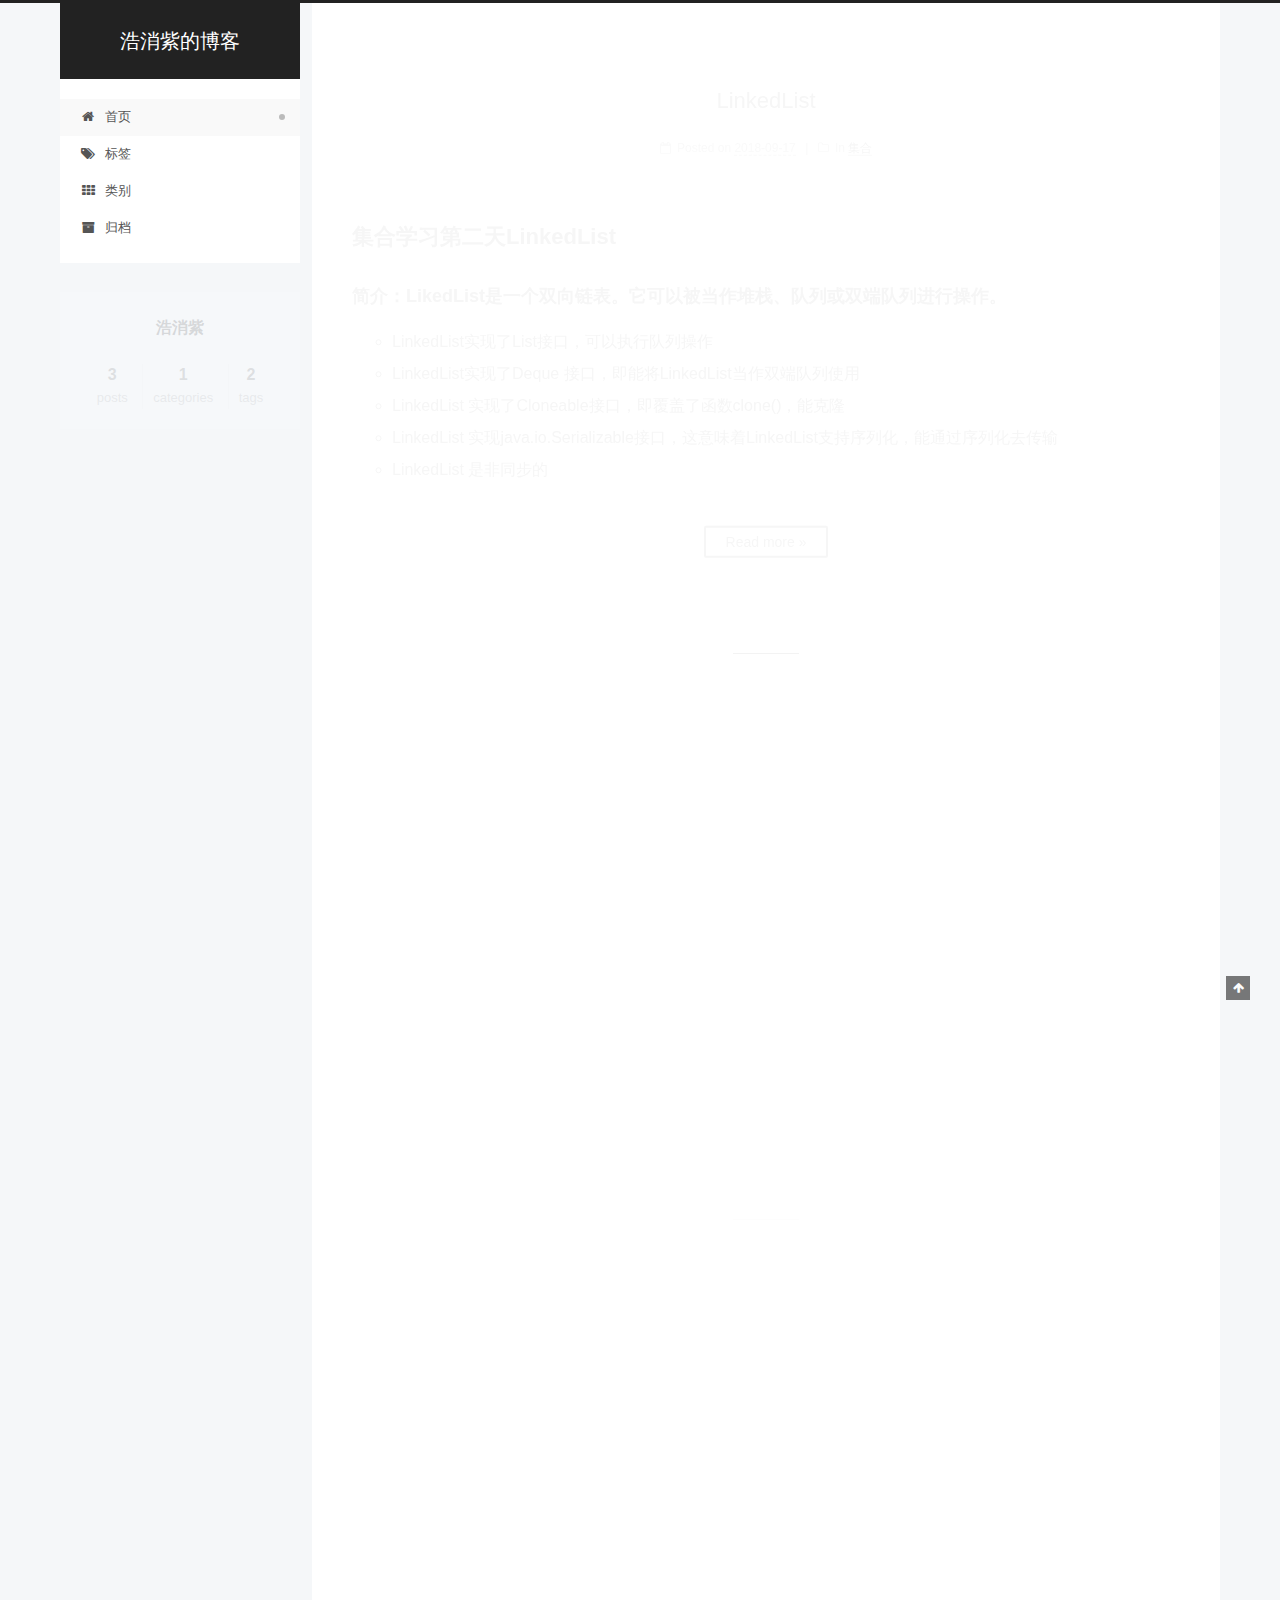
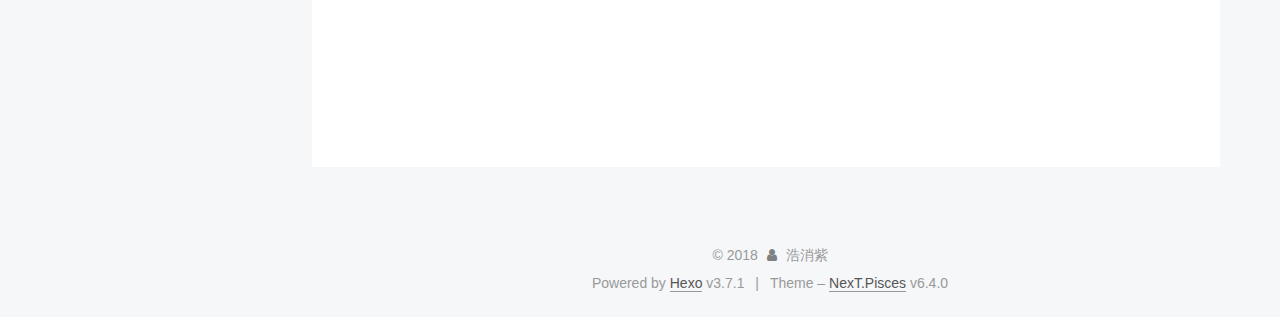
<file: index.html>
<!DOCTYPE html>












  


<html class="theme-next pisces use-motion" lang="zh-Hans">
<head>
  <meta charset="UTF-8"/>
<meta http-equiv="X-UA-Compatible" content="IE=edge" />
<meta name="viewport" content="width=device-width, initial-scale=1, maximum-scale=2"/>
<meta name="theme-color" content="#222">












<meta http-equiv="Cache-Control" content="no-transform" />
<meta http-equiv="Cache-Control" content="no-siteapp" />






















<link href="/lib/font-awesome/css/font-awesome.min.css?v=4.6.2" rel="stylesheet" type="text/css" />

<link href="/css/main.css?v=6.4.0" rel="stylesheet" type="text/css" />


  <link rel="apple-touch-icon" sizes="180x180" href="/images/apple-touch-icon-next.png?v=6.4.0">


  <link rel="icon" type="image/png" sizes="32x32" href="/images/favicon-32x32-next.png?v=6.4.0">


  <link rel="icon" type="image/png" sizes="16x16" href="/images/favicon-16x16-next.png?v=6.4.0">


  <link rel="mask-icon" href="/images/logo.svg?v=6.4.0" color="#222">









<script type="text/javascript" id="hexo.configurations">
  var NexT = window.NexT || {};
  var CONFIG = {
    root: '/',
    scheme: 'Pisces',
    version: '6.4.0',
    sidebar: {"position":"left","display":"post","offset":12,"b2t":false,"scrollpercent":false,"onmobile":false},
    fancybox: false,
    fastclick: false,
    lazyload: false,
    tabs: true,
    motion: {"enable":true,"async":false,"transition":{"post_block":"fadeIn","post_header":"slideDownIn","post_body":"slideDownIn","coll_header":"slideLeftIn","sidebar":"slideUpIn"}},
    algolia: {
      applicationID: '',
      apiKey: '',
      indexName: '',
      hits: {"per_page":10},
      labels: {"input_placeholder":"Search for Posts","hits_empty":"We didn't find any results for the search: ${query}","hits_stats":"${hits} results found in ${time} ms"}
    }
  };
</script>


  




  <meta property="og:type" content="website">
<meta property="og:title" content="浩消紫的博客">
<meta property="og:url" content="http://yoursite.com/index.html">
<meta property="og:site_name" content="浩消紫的博客">
<meta property="og:locale" content="zh-Hans">
<meta name="twitter:card" content="summary">
<meta name="twitter:title" content="浩消紫的博客">






  <link rel="canonical" href="http://yoursite.com/"/>



<script type="text/javascript" id="page.configurations">
  CONFIG.page = {
    sidebar: "",
  };
</script>

  <title>浩消紫的博客</title>
  









  <noscript>
  <style type="text/css">
    .use-motion .motion-element,
    .use-motion .brand,
    .use-motion .menu-item,
    .sidebar-inner,
    .use-motion .post-block,
    .use-motion .pagination,
    .use-motion .comments,
    .use-motion .post-header,
    .use-motion .post-body,
    .use-motion .collection-title { opacity: initial; }

    .use-motion .logo,
    .use-motion .site-title,
    .use-motion .site-subtitle {
      opacity: initial;
      top: initial;
    }

    .use-motion {
      .logo-line-before i { left: initial; }
      .logo-line-after i { right: initial; }
    }
  </style>
</noscript>

</head>

<body itemscope itemtype="http://schema.org/WebPage" lang="zh-Hans">

  
  
    
  

  <div class="container sidebar-position-left 
  page-home">
    <div class="headband"></div>

    <header id="header" class="header" itemscope itemtype="http://schema.org/WPHeader">
      <div class="header-inner"><div class="site-brand-wrapper">
  <div class="site-meta ">
    

    <div class="custom-logo-site-title">
      <a href="/" class="brand" rel="start">
        <span class="logo-line-before"><i></i></span>
        <span class="site-title">浩消紫的博客</span>
        <span class="logo-line-after"><i></i></span>
      </a>
    </div>
    
  </div>

  <div class="site-nav-toggle">
    <button aria-label="Toggle navigation bar">
      <span class="btn-bar"></span>
      <span class="btn-bar"></span>
      <span class="btn-bar"></span>
    </button>
  </div>
</div>



<nav class="site-nav">
  
    <ul id="menu" class="menu">
      
        
        
        
          
          <li class="menu-item menu-item-首页 menu-item-active">
    <a href="/" rel="section">
      <i class="menu-item-icon fa fa-fw fa-home"></i> <br />首页</a>
  </li>
        
        
        
          
          <li class="menu-item menu-item-标签">
    <a href="/tags/" rel="section">
      <i class="menu-item-icon fa fa-fw fa-tags"></i> <br />标签</a>
  </li>
        
        
        
          
          <li class="menu-item menu-item-类别">
    <a href="/categories/" rel="section">
      <i class="menu-item-icon fa fa-fw fa-th"></i> <br />类别</a>
  </li>
        
        
        
          
          <li class="menu-item menu-item-归档">
    <a href="/archives/" rel="section">
      <i class="menu-item-icon fa fa-fw fa-archive"></i> <br />归档</a>
  </li>

      
      
    </ul>
  

  

  
</nav>



  



</div>
    </header>

    


    <main id="main" class="main">
      <div class="main-inner">
        <div class="content-wrap">
          
            

          
          <div id="content" class="content">
            
  <section id="posts" class="posts-expand">
    
      

  

  
  
  

  

  <article class="post post-type-normal" itemscope itemtype="http://schema.org/Article">
  
  
  
  <div class="post-block">
    <link itemprop="mainEntityOfPage" href="http://yoursite.com/2018/09/17/LinkedList/">

    <span hidden itemprop="author" itemscope itemtype="http://schema.org/Person">
      <meta itemprop="name" content="浩消紫">
      <meta itemprop="description" content="">
      <meta itemprop="image" content="/images/avatar.gif">
    </span>

    <span hidden itemprop="publisher" itemscope itemtype="http://schema.org/Organization">
      <meta itemprop="name" content="浩消紫的博客">
    </span>

    
      <header class="post-header">

        
        
          <h1 class="post-title" itemprop="name headline">
                
                <a class="post-title-link" href="/2018/09/17/LinkedList/" itemprop="url">
                  LinkedList
                </a>
              
            
          </h1>
        

        <div class="post-meta">
          <span class="post-time">

            
            
            

            
              <span class="post-meta-item-icon">
                <i class="fa fa-calendar-o"></i>
              </span>
              
                <span class="post-meta-item-text">Posted on</span>
              

              
                
              

              <time title="Created: 2018-09-17 09:52:05 / Modified: 14:19:03" itemprop="dateCreated datePublished" datetime="2018-09-17T09:52:05+08:00">2018-09-17</time>
            

            
              

              
            
          </span>

          
            <span class="post-category" >
            
              <span class="post-meta-divider">|</span>
            
              <span class="post-meta-item-icon">
                <i class="fa fa-folder-o"></i>
              </span>
              
                <span class="post-meta-item-text">In</span>
              
              
                <span itemprop="about" itemscope itemtype="http://schema.org/Thing"><a href="/categories/集合/" itemprop="url" rel="index"><span itemprop="name">集合</span></a></span>

                
                
              
            </span>
          

          
            
          

          
          

          

          

          

        </div>
      </header>
    

    
    
    
    <div class="post-body" itemprop="articleBody">

      
      

      
        
          <h1 id="集合学习第二天LinkedList"><a href="#集合学习第二天LinkedList" class="headerlink" title="集合学习第二天LinkedList"></a>集合学习第二天LinkedList</h1><h3 id="简介：LikedList是一个双向链表。它可以被当作堆栈、队列或双端队列进行操作。"><a href="#简介：LikedList是一个双向链表。它可以被当作堆栈、队列或双端队列进行操作。" class="headerlink" title="简介：LikedList是一个双向链表。它可以被当作堆栈、队列或双端队列进行操作。"></a>简介：LikedList是一个双向链表。它可以被当作堆栈、队列或双端队列进行操作。</h3><ul>
<li>LinkedList实现了List接口，可以执行队列操作</li>
<li>LinkedList实现了Deque 接口，即能将LinkedList当作双端队列使用</li>
<li>LinkedList 实现了Cloneable接口，即覆盖了函数clone()，能克隆</li>
<li>LinkedList 实现java.io.Serializable接口，这意味着LinkedList支持序列化，能通过序列化去传输</li>
<li>LinkedList 是非同步的</li>
</ul>
          <!--noindex-->
          <div class="post-button text-center">
            <a class="btn" href="/2018/09/17/LinkedList/#more" rel="contents">
              Read more &raquo;
            </a>
          </div>
          <!--/noindex-->
        
      
    </div>

    

    
    
    

    

    

    

    <footer class="post-footer">
      

      

      

      
      
        <div class="post-eof"></div>
      
    </footer>
  </div>
  
  
  
  </article>


    
      

  

  
  
  

  

  <article class="post post-type-normal" itemscope itemtype="http://schema.org/Article">
  
  
  
  <div class="post-block">
    <link itemprop="mainEntityOfPage" href="http://yoursite.com/2018/09/13/Arraylist/">

    <span hidden itemprop="author" itemscope itemtype="http://schema.org/Person">
      <meta itemprop="name" content="浩消紫">
      <meta itemprop="description" content="">
      <meta itemprop="image" content="/images/avatar.gif">
    </span>

    <span hidden itemprop="publisher" itemscope itemtype="http://schema.org/Organization">
      <meta itemprop="name" content="浩消紫的博客">
    </span>

    
      <header class="post-header">

        
        
          <h1 class="post-title" itemprop="name headline">
                
                <a class="post-title-link" href="/2018/09/13/Arraylist/" itemprop="url">
                  Arraylist
                </a>
              
            
          </h1>
        

        <div class="post-meta">
          <span class="post-time">

            
            
            

            
              <span class="post-meta-item-icon">
                <i class="fa fa-calendar-o"></i>
              </span>
              
                <span class="post-meta-item-text">Posted on</span>
              

              
                
              

              <time title="Created: 2018-09-13 10:43:17" itemprop="dateCreated datePublished" datetime="2018-09-13T10:43:17+08:00">2018-09-13</time>
            

            
              

              
                
                <span class="post-meta-divider">|</span>
                

                <span class="post-meta-item-icon">
                  <i class="fa fa-calendar-check-o"></i>
                </span>
                
                  <span class="post-meta-item-text">Edited on</span>
                
                <time title="Modified: 2018-09-17 14:18:02" itemprop="dateModified" datetime="2018-09-17T14:18:02+08:00">2018-09-17</time>
              
            
          </span>

          
            <span class="post-category" >
            
              <span class="post-meta-divider">|</span>
            
              <span class="post-meta-item-icon">
                <i class="fa fa-folder-o"></i>
              </span>
              
                <span class="post-meta-item-text">In</span>
              
              
                <span itemprop="about" itemscope itemtype="http://schema.org/Thing"><a href="/categories/集合/" itemprop="url" rel="index"><span itemprop="name">集合</span></a></span>

                
                
              
            </span>
          

          
            
          

          
          

          

          

          

        </div>
      </header>
    

    
    
    
    <div class="post-body" itemprop="articleBody">

      
      

      
        
          <h1 id="集合学习第一天ArrayList"><a href="#集合学习第一天ArrayList" class="headerlink" title="集合学习第一天ArrayList"></a>集合学习第一天ArrayList</h1><h3 id="简介：ArrayList是一个动态的数组"><a href="#简介：ArrayList是一个动态的数组" class="headerlink" title="简介：ArrayList是一个动态的数组"></a><strong>简介：ArrayList是一个动态的数组</strong></h3><p>​    数组:数组在初始化的时候，需要将数组的长度定义，在数组长度不够时，需要重新定义一个新的数组。以改变数组的长度</p>
<p>​    ArrayList:不需要重新定义，它的容量会自动增加。</p>
          <!--noindex-->
          <div class="post-button text-center">
            <a class="btn" href="/2018/09/13/Arraylist/#more" rel="contents">
              Read more &raquo;
            </a>
          </div>
          <!--/noindex-->
        
      
    </div>

    

    
    
    

    

    

    

    <footer class="post-footer">
      

      

      

      
      
        <div class="post-eof"></div>
      
    </footer>
  </div>
  
  
  
  </article>


    
      

  

  
  
  

  

  <article class="post post-type-normal" itemscope itemtype="http://schema.org/Article">
  
  
  
  <div class="post-block">
    <link itemprop="mainEntityOfPage" href="http://yoursite.com/2018/08/27/hello-world/">

    <span hidden itemprop="author" itemscope itemtype="http://schema.org/Person">
      <meta itemprop="name" content="浩消紫">
      <meta itemprop="description" content="">
      <meta itemprop="image" content="/images/avatar.gif">
    </span>

    <span hidden itemprop="publisher" itemscope itemtype="http://schema.org/Organization">
      <meta itemprop="name" content="浩消紫的博客">
    </span>

    
      <header class="post-header">

        
        
          <h1 class="post-title" itemprop="name headline">
                
                <a class="post-title-link" href="/2018/08/27/hello-world/" itemprop="url">
                  Hello World
                </a>
              
            
          </h1>
        

        <div class="post-meta">
          <span class="post-time">

            
            
            

            
              <span class="post-meta-item-icon">
                <i class="fa fa-calendar-o"></i>
              </span>
              
                <span class="post-meta-item-text">Posted on</span>
              

              
                
              

              <time title="Created: 2018-08-27 10:18:57 / Modified: 11:41:28" itemprop="dateCreated datePublished" datetime="2018-08-27T10:18:57+08:00">2018-08-27</time>
            

            
              

              
            
          </span>

          

          
            
          

          
          

          

          

          

        </div>
      </header>
    

    
    
    
    <div class="post-body" itemprop="articleBody">

      
      

      
        
          <p>Welcome to <a href="https://hexo.io/" target="_blank" rel="noopener">Hexo</a>! This is your very first post. Check <a href="https://hexo.io/docs/" target="_blank" rel="noopener">documentation</a> for more info. If you get any problems when using Hexo, you can find the answer in <a href="https://hexo.io/docs/troubleshooting.html" target="_blank" rel="noopener">troubleshooting</a> or you can ask me on <a href="https://github.com/hexojs/hexo/issues" target="_blank" rel="noopener">GitHub</a>.</p>
<h2 id="Quick-Start"><a href="#Quick-Start" class="headerlink" title="Quick Start"></a>Quick Start</h2><h3 id="Create-a-new-post"><a href="#Create-a-new-post" class="headerlink" title="Create a new post"></a>Create a new post</h3><figure class="highlight bash"><table><tr><td class="gutter"><pre><span class="line">1</span><br></pre></td><td class="code"><pre><span class="line">$ hexo new <span class="string">"My New Post"</span></span><br></pre></td></tr></table></figure>
          <!--noindex-->
          <div class="post-button text-center">
            <a class="btn" href="/2018/08/27/hello-world/#more" rel="contents">
              Read more &raquo;
            </a>
          </div>
          <!--/noindex-->
        
      
    </div>

    

    
    
    

    

    

    

    <footer class="post-footer">
      

      

      

      
      
        <div class="post-eof"></div>
      
    </footer>
  </div>
  
  
  
  </article>


    
  </section>

  


          </div>
          

        </div>
        
          
  
  <div class="sidebar-toggle">
    <div class="sidebar-toggle-line-wrap">
      <span class="sidebar-toggle-line sidebar-toggle-line-first"></span>
      <span class="sidebar-toggle-line sidebar-toggle-line-middle"></span>
      <span class="sidebar-toggle-line sidebar-toggle-line-last"></span>
    </div>
  </div>

  <aside id="sidebar" class="sidebar">
    
    <div class="sidebar-inner">

      

      

      <section class="site-overview-wrap sidebar-panel sidebar-panel-active">
        <div class="site-overview">
          <div class="site-author motion-element" itemprop="author" itemscope itemtype="http://schema.org/Person">
            
              <p class="site-author-name" itemprop="name">浩消紫</p>
              <p class="site-description motion-element" itemprop="description"></p>
          </div>

          
            <nav class="site-state motion-element">
              
                <div class="site-state-item site-state-posts">
                
                  <a href="/archives">
                
                    <span class="site-state-item-count">3</span>
                    <span class="site-state-item-name">posts</span>
                  </a>
                </div>
              

              
                
                
                <div class="site-state-item site-state-categories">
                  <a href="/categories/index.html">
                    
                    
                      
                    
                    <span class="site-state-item-count">1</span>
                    <span class="site-state-item-name">categories</span>
                  </a>
                </div>
              

              
                
                
                <div class="site-state-item site-state-tags">
                  <a href="/tags/index.html">
                    
                    
                      
                    
                      
                    
                    <span class="site-state-item-count">2</span>
                    <span class="site-state-item-name">tags</span>
                  </a>
                </div>
              
            </nav>
          

          

          

          
          

          
          

          
            
          
          

        </div>
      </section>

      

      

    </div>
  </aside>


        
      </div>
    </main>

    <footer id="footer" class="footer">
      <div class="footer-inner">
        <div class="copyright">&copy; <span itemprop="copyrightYear">2018</span>
  <span class="with-love" id="animate">
    <i class="fa fa-user"></i>
  </span>
  <span class="author" itemprop="copyrightHolder">浩消紫</span>

  

  
</div>




  <div class="powered-by">Powered by <a class="theme-link" target="_blank" href="https://hexo.io">Hexo</a> v3.7.1</div>



  <span class="post-meta-divider">|</span>



  <div class="theme-info">Theme – <a class="theme-link" target="_blank" href="https://theme-next.org">NexT.Pisces</a> v6.4.0</div>




        








        
      </div>
    </footer>

    
      <div class="back-to-top">
        <i class="fa fa-arrow-up"></i>
        
      </div>
    

    
	
    

    
  </div>

  

<script type="text/javascript">
  if (Object.prototype.toString.call(window.Promise) !== '[object Function]') {
    window.Promise = null;
  }
</script>


























  
  
    <script type="text/javascript" src="/lib/jquery/index.js?v=2.1.3"></script>
  

  
  
    <script type="text/javascript" src="/lib/velocity/velocity.min.js?v=1.2.1"></script>
  

  
  
    <script type="text/javascript" src="/lib/velocity/velocity.ui.min.js?v=1.2.1"></script>
  


  


  <script type="text/javascript" src="/js/src/utils.js?v=6.4.0"></script>

  <script type="text/javascript" src="/js/src/motion.js?v=6.4.0"></script>



  
  


  <script type="text/javascript" src="/js/src/affix.js?v=6.4.0"></script>

  <script type="text/javascript" src="/js/src/schemes/pisces.js?v=6.4.0"></script>



  

  


  <script type="text/javascript" src="/js/src/bootstrap.js?v=6.4.0"></script>



  



  










  





  

  

  

  

  
  

  

  

  

  

  

</body>
</html>
</file>
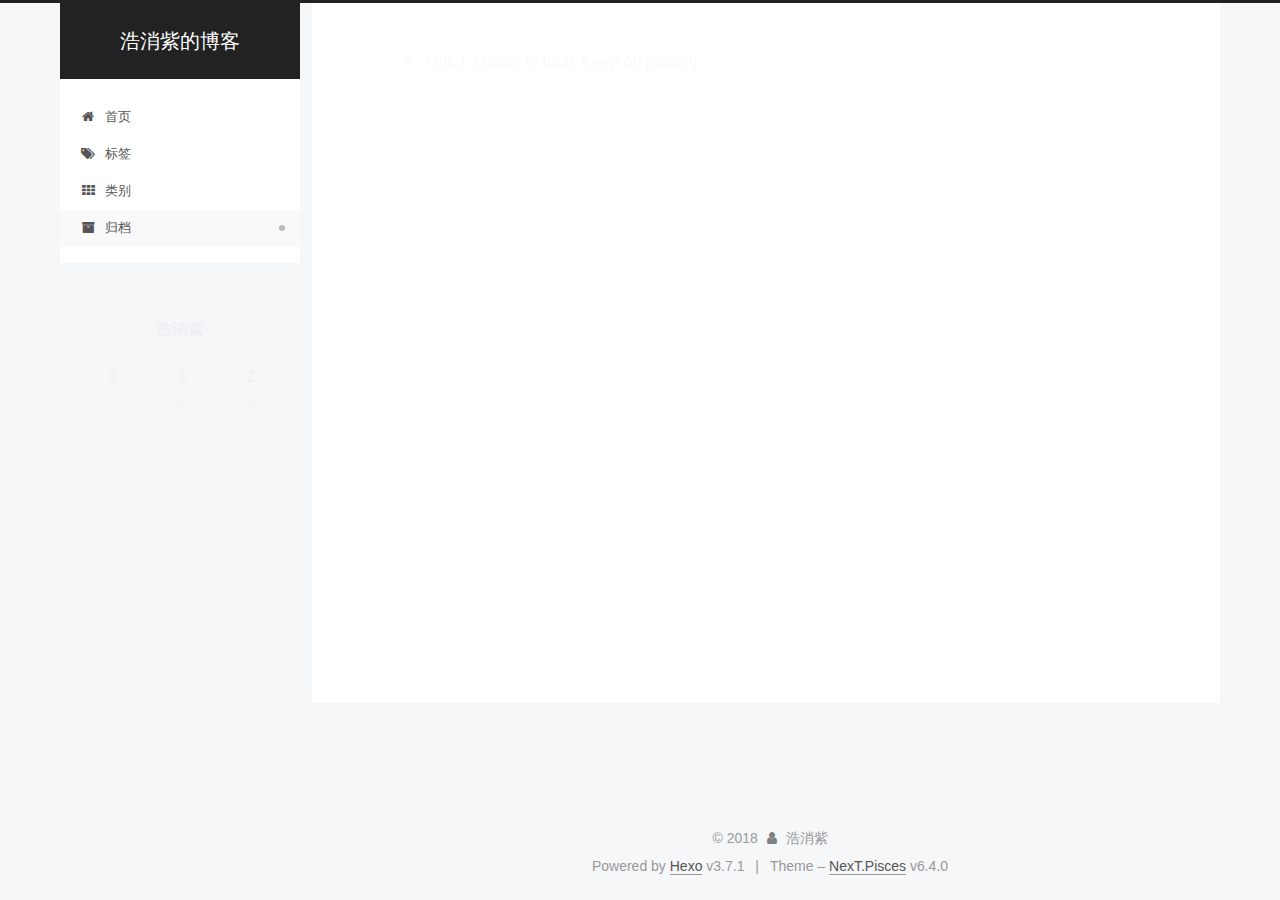
<file: archives/index.html>
<!DOCTYPE html>












  


<html class="theme-next pisces use-motion" lang="zh-Hans">
<head>
  <meta charset="UTF-8"/>
<meta http-equiv="X-UA-Compatible" content="IE=edge" />
<meta name="viewport" content="width=device-width, initial-scale=1, maximum-scale=2"/>
<meta name="theme-color" content="#222">












<meta http-equiv="Cache-Control" content="no-transform" />
<meta http-equiv="Cache-Control" content="no-siteapp" />






















<link href="/lib/font-awesome/css/font-awesome.min.css?v=4.6.2" rel="stylesheet" type="text/css" />

<link href="/css/main.css?v=6.4.0" rel="stylesheet" type="text/css" />


  <link rel="apple-touch-icon" sizes="180x180" href="/images/apple-touch-icon-next.png?v=6.4.0">


  <link rel="icon" type="image/png" sizes="32x32" href="/images/favicon-32x32-next.png?v=6.4.0">


  <link rel="icon" type="image/png" sizes="16x16" href="/images/favicon-16x16-next.png?v=6.4.0">


  <link rel="mask-icon" href="/images/logo.svg?v=6.4.0" color="#222">









<script type="text/javascript" id="hexo.configurations">
  var NexT = window.NexT || {};
  var CONFIG = {
    root: '/',
    scheme: 'Pisces',
    version: '6.4.0',
    sidebar: {"position":"left","display":"post","offset":12,"b2t":false,"scrollpercent":false,"onmobile":false},
    fancybox: false,
    fastclick: false,
    lazyload: false,
    tabs: true,
    motion: {"enable":true,"async":false,"transition":{"post_block":"fadeIn","post_header":"slideDownIn","post_body":"slideDownIn","coll_header":"slideLeftIn","sidebar":"slideUpIn"}},
    algolia: {
      applicationID: '',
      apiKey: '',
      indexName: '',
      hits: {"per_page":10},
      labels: {"input_placeholder":"Search for Posts","hits_empty":"We didn't find any results for the search: ${query}","hits_stats":"${hits} results found in ${time} ms"}
    }
  };
</script>


  




  <meta property="og:type" content="website">
<meta property="og:title" content="浩消紫的博客">
<meta property="og:url" content="http://yoursite.com/archives/index.html">
<meta property="og:site_name" content="浩消紫的博客">
<meta property="og:locale" content="zh-Hans">
<meta name="twitter:card" content="summary">
<meta name="twitter:title" content="浩消紫的博客">






  <link rel="canonical" href="http://yoursite.com/archives/"/>



<script type="text/javascript" id="page.configurations">
  CONFIG.page = {
    sidebar: "",
  };
</script>

  <title>Archive | 浩消紫的博客</title>
  









  <noscript>
  <style type="text/css">
    .use-motion .motion-element,
    .use-motion .brand,
    .use-motion .menu-item,
    .sidebar-inner,
    .use-motion .post-block,
    .use-motion .pagination,
    .use-motion .comments,
    .use-motion .post-header,
    .use-motion .post-body,
    .use-motion .collection-title { opacity: initial; }

    .use-motion .logo,
    .use-motion .site-title,
    .use-motion .site-subtitle {
      opacity: initial;
      top: initial;
    }

    .use-motion {
      .logo-line-before i { left: initial; }
      .logo-line-after i { right: initial; }
    }
  </style>
</noscript>

</head>

<body itemscope itemtype="http://schema.org/WebPage" lang="zh-Hans">

  
  
    
  

  <div class="container sidebar-position-left page-archive">
    <div class="headband"></div>

    <header id="header" class="header" itemscope itemtype="http://schema.org/WPHeader">
      <div class="header-inner"><div class="site-brand-wrapper">
  <div class="site-meta ">
    

    <div class="custom-logo-site-title">
      <a href="/" class="brand" rel="start">
        <span class="logo-line-before"><i></i></span>
        <span class="site-title">浩消紫的博客</span>
        <span class="logo-line-after"><i></i></span>
      </a>
    </div>
    
  </div>

  <div class="site-nav-toggle">
    <button aria-label="Toggle navigation bar">
      <span class="btn-bar"></span>
      <span class="btn-bar"></span>
      <span class="btn-bar"></span>
    </button>
  </div>
</div>



<nav class="site-nav">
  
    <ul id="menu" class="menu">
      
        
        
        
          
          <li class="menu-item menu-item-首页">
    <a href="/" rel="section">
      <i class="menu-item-icon fa fa-fw fa-home"></i> <br />首页</a>
  </li>
        
        
        
          
          <li class="menu-item menu-item-标签">
    <a href="/tags/" rel="section">
      <i class="menu-item-icon fa fa-fw fa-tags"></i> <br />标签</a>
  </li>
        
        
        
          
          <li class="menu-item menu-item-类别">
    <a href="/categories/" rel="section">
      <i class="menu-item-icon fa fa-fw fa-th"></i> <br />类别</a>
  </li>
        
        
        
          
          <li class="menu-item menu-item-归档 menu-item-active">
    <a href="/archives/" rel="section">
      <i class="menu-item-icon fa fa-fw fa-archive"></i> <br />归档</a>
  </li>

      
      
    </ul>
  

  

  
</nav>



  



</div>
    </header>

    


    <main id="main" class="main">
      <div class="main-inner">
        <div class="content-wrap">
          
            

    
    
      
      
    
      
      
    
      
      
    
      
      
    
    

  


          
          <div id="content" class="content">
            

  
  
  
  <div class="post-block archive">
    <div id="posts" class="posts-collapse">
      <span class="archive-move-on"></span>

      
      <span class="archive-page-counter">
        
        
        
          
        
        Um..! 3 posts in total. Keep on posting.
      </span>
      

      

        
        
        

        
          
          <div class="collection-title">
            <h1 class="archive-year" id="archive-year-2018">2018</h1>
          </div>
        
        

        

  <article class="post post-type-normal" itemscope itemtype="http://schema.org/Article">
    <header class="post-header">

      <h2 class="post-title">
        
            <a class="post-title-link" href="/2018/09/17/LinkedList/" itemprop="url">
              
                <span itemprop="name">LinkedList</span>
              
            </a>
        
      </h2>

      <div class="post-meta">
        <time class="post-time" itemprop="dateCreated"
              datetime="2018-09-17T09:52:05+08:00"
              content="2018-09-17" >
          09-17
        </time>
      </div>

    </header>
  </article>



      

        
        
        

        
        

        

  <article class="post post-type-normal" itemscope itemtype="http://schema.org/Article">
    <header class="post-header">

      <h2 class="post-title">
        
            <a class="post-title-link" href="/2018/09/13/Arraylist/" itemprop="url">
              
                <span itemprop="name">Arraylist</span>
              
            </a>
        
      </h2>

      <div class="post-meta">
        <time class="post-time" itemprop="dateCreated"
              datetime="2018-09-13T10:43:17+08:00"
              content="2018-09-13" >
          09-13
        </time>
      </div>

    </header>
  </article>



      

        
        
        

        
        

        

  <article class="post post-type-normal" itemscope itemtype="http://schema.org/Article">
    <header class="post-header">

      <h2 class="post-title">
        
            <a class="post-title-link" href="/2018/08/27/hello-world/" itemprop="url">
              
                <span itemprop="name">Hello World</span>
              
            </a>
        
      </h2>

      <div class="post-meta">
        <time class="post-time" itemprop="dateCreated"
              datetime="2018-08-27T10:18:57+08:00"
              content="2018-08-27" >
          08-27
        </time>
      </div>

    </header>
  </article>



      

    </div>
  </div>
  
  
  

  



          </div>
          

        </div>
        
          
  
  <div class="sidebar-toggle">
    <div class="sidebar-toggle-line-wrap">
      <span class="sidebar-toggle-line sidebar-toggle-line-first"></span>
      <span class="sidebar-toggle-line sidebar-toggle-line-middle"></span>
      <span class="sidebar-toggle-line sidebar-toggle-line-last"></span>
    </div>
  </div>

  <aside id="sidebar" class="sidebar">
    
    <div class="sidebar-inner">

      

      

      <section class="site-overview-wrap sidebar-panel sidebar-panel-active">
        <div class="site-overview">
          <div class="site-author motion-element" itemprop="author" itemscope itemtype="http://schema.org/Person">
            
              <p class="site-author-name" itemprop="name">浩消紫</p>
              <p class="site-description motion-element" itemprop="description"></p>
          </div>

          
            <nav class="site-state motion-element">
              
                <div class="site-state-item site-state-posts">
                
                  <a href="/archives">
                
                    <span class="site-state-item-count">3</span>
                    <span class="site-state-item-name">posts</span>
                  </a>
                </div>
              

              
                
                
                <div class="site-state-item site-state-categories">
                  <a href="/categories/index.html">
                    
                    
                      
                    
                    <span class="site-state-item-count">1</span>
                    <span class="site-state-item-name">categories</span>
                  </a>
                </div>
              

              
                
                
                <div class="site-state-item site-state-tags">
                  <a href="/tags/index.html">
                    
                    
                      
                    
                      
                    
                    <span class="site-state-item-count">2</span>
                    <span class="site-state-item-name">tags</span>
                  </a>
                </div>
              
            </nav>
          

          

          

          
          

          
          

          
            
          
          

        </div>
      </section>

      

      

    </div>
  </aside>


        
      </div>
    </main>

    <footer id="footer" class="footer">
      <div class="footer-inner">
        <div class="copyright">&copy; <span itemprop="copyrightYear">2018</span>
  <span class="with-love" id="animate">
    <i class="fa fa-user"></i>
  </span>
  <span class="author" itemprop="copyrightHolder">浩消紫</span>

  

  
</div>




  <div class="powered-by">Powered by <a class="theme-link" target="_blank" href="https://hexo.io">Hexo</a> v3.7.1</div>



  <span class="post-meta-divider">|</span>



  <div class="theme-info">Theme – <a class="theme-link" target="_blank" href="https://theme-next.org">NexT.Pisces</a> v6.4.0</div>




        








        
      </div>
    </footer>

    
      <div class="back-to-top">
        <i class="fa fa-arrow-up"></i>
        
      </div>
    

    
	
    

    
  </div>

  

<script type="text/javascript">
  if (Object.prototype.toString.call(window.Promise) !== '[object Function]') {
    window.Promise = null;
  }
</script>


























  
  
    <script type="text/javascript" src="/lib/jquery/index.js?v=2.1.3"></script>
  

  
  
    <script type="text/javascript" src="/lib/velocity/velocity.min.js?v=1.2.1"></script>
  

  
  
    <script type="text/javascript" src="/lib/velocity/velocity.ui.min.js?v=1.2.1"></script>
  


  


  <script type="text/javascript" src="/js/src/utils.js?v=6.4.0"></script>

  <script type="text/javascript" src="/js/src/motion.js?v=6.4.0"></script>



  
  


  <script type="text/javascript" src="/js/src/affix.js?v=6.4.0"></script>

  <script type="text/javascript" src="/js/src/schemes/pisces.js?v=6.4.0"></script>



  

  


  <script type="text/javascript" src="/js/src/bootstrap.js?v=6.4.0"></script>



  



  










  





  

  

  

  

  
  

  

  

  

  

  

</body>
</html>
</file>
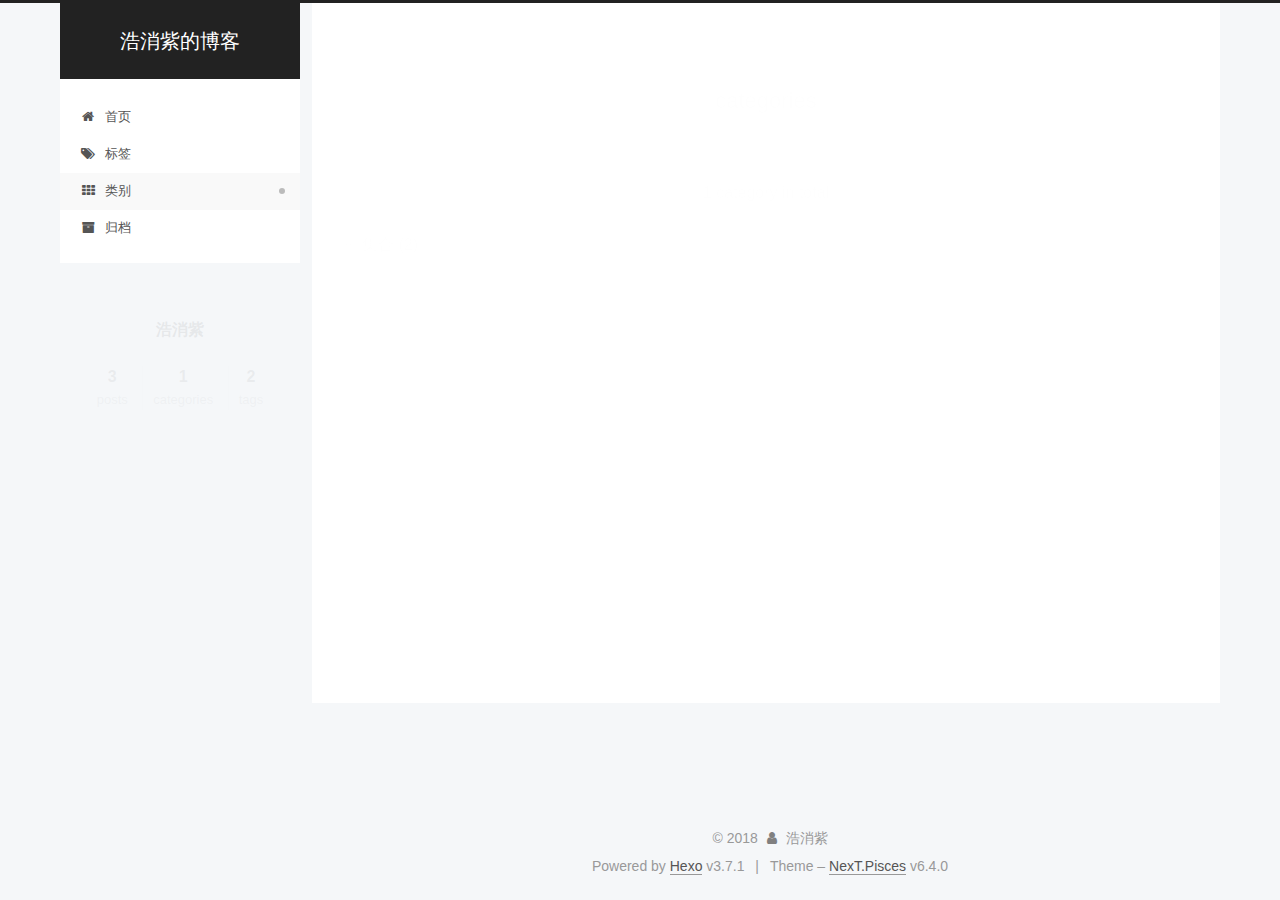
<file: categories/index.html>
<!DOCTYPE html>












  


<html class="theme-next pisces use-motion" lang="zh-Hans">
<head>
  <meta charset="UTF-8"/>
<meta http-equiv="X-UA-Compatible" content="IE=edge" />
<meta name="viewport" content="width=device-width, initial-scale=1, maximum-scale=2"/>
<meta name="theme-color" content="#222">












<meta http-equiv="Cache-Control" content="no-transform" />
<meta http-equiv="Cache-Control" content="no-siteapp" />






















<link href="/lib/font-awesome/css/font-awesome.min.css?v=4.6.2" rel="stylesheet" type="text/css" />

<link href="/css/main.css?v=6.4.0" rel="stylesheet" type="text/css" />


  <link rel="apple-touch-icon" sizes="180x180" href="/images/apple-touch-icon-next.png?v=6.4.0">


  <link rel="icon" type="image/png" sizes="32x32" href="/images/favicon-32x32-next.png?v=6.4.0">


  <link rel="icon" type="image/png" sizes="16x16" href="/images/favicon-16x16-next.png?v=6.4.0">


  <link rel="mask-icon" href="/images/logo.svg?v=6.4.0" color="#222">









<script type="text/javascript" id="hexo.configurations">
  var NexT = window.NexT || {};
  var CONFIG = {
    root: '/',
    scheme: 'Pisces',
    version: '6.4.0',
    sidebar: {"position":"left","display":"post","offset":12,"b2t":false,"scrollpercent":false,"onmobile":false},
    fancybox: false,
    fastclick: false,
    lazyload: false,
    tabs: true,
    motion: {"enable":true,"async":false,"transition":{"post_block":"fadeIn","post_header":"slideDownIn","post_body":"slideDownIn","coll_header":"slideLeftIn","sidebar":"slideUpIn"}},
    algolia: {
      applicationID: '',
      apiKey: '',
      indexName: '',
      hits: {"per_page":10},
      labels: {"input_placeholder":"Search for Posts","hits_empty":"We didn't find any results for the search: ${query}","hits_stats":"${hits} results found in ${time} ms"}
    }
  };
</script>


  




  <meta property="og:type" content="website">
<meta property="og:title" content="categories">
<meta property="og:url" content="http://yoursite.com/categories/index.html">
<meta property="og:site_name" content="浩消紫的博客">
<meta property="og:locale" content="zh-Hans">
<meta property="og:updated_time" content="2018-08-27T03:06:29.977Z">
<meta name="twitter:card" content="summary">
<meta name="twitter:title" content="categories">






  <link rel="canonical" href="http://yoursite.com/categories/"/>



<script type="text/javascript" id="page.configurations">
  CONFIG.page = {
    sidebar: "",
  };
</script>

  <title>categories | 浩消紫的博客</title>
  









  <noscript>
  <style type="text/css">
    .use-motion .motion-element,
    .use-motion .brand,
    .use-motion .menu-item,
    .sidebar-inner,
    .use-motion .post-block,
    .use-motion .pagination,
    .use-motion .comments,
    .use-motion .post-header,
    .use-motion .post-body,
    .use-motion .collection-title { opacity: initial; }

    .use-motion .logo,
    .use-motion .site-title,
    .use-motion .site-subtitle {
      opacity: initial;
      top: initial;
    }

    .use-motion {
      .logo-line-before i { left: initial; }
      .logo-line-after i { right: initial; }
    }
  </style>
</noscript>

</head>

<body itemscope itemtype="http://schema.org/WebPage" lang="zh-Hans">

  
  
    
  

  <div class="container sidebar-position-left page-post-detail">
    <div class="headband"></div>

    <header id="header" class="header" itemscope itemtype="http://schema.org/WPHeader">
      <div class="header-inner"><div class="site-brand-wrapper">
  <div class="site-meta ">
    

    <div class="custom-logo-site-title">
      <a href="/" class="brand" rel="start">
        <span class="logo-line-before"><i></i></span>
        <span class="site-title">浩消紫的博客</span>
        <span class="logo-line-after"><i></i></span>
      </a>
    </div>
    
  </div>

  <div class="site-nav-toggle">
    <button aria-label="Toggle navigation bar">
      <span class="btn-bar"></span>
      <span class="btn-bar"></span>
      <span class="btn-bar"></span>
    </button>
  </div>
</div>



<nav class="site-nav">
  
    <ul id="menu" class="menu">
      
        
        
        
          
          <li class="menu-item menu-item-首页">
    <a href="/" rel="section">
      <i class="menu-item-icon fa fa-fw fa-home"></i> <br />首页</a>
  </li>
        
        
        
          
          <li class="menu-item menu-item-标签">
    <a href="/tags/" rel="section">
      <i class="menu-item-icon fa fa-fw fa-tags"></i> <br />标签</a>
  </li>
        
        
        
          
          <li class="menu-item menu-item-类别 menu-item-active">
    <a href="/categories/" rel="section">
      <i class="menu-item-icon fa fa-fw fa-th"></i> <br />类别</a>
  </li>
        
        
        
          
          <li class="menu-item menu-item-归档">
    <a href="/archives/" rel="section">
      <i class="menu-item-icon fa fa-fw fa-archive"></i> <br />归档</a>
  </li>

      
      
    </ul>
  

  

  
</nav>



  



</div>
    </header>

    


    <main id="main" class="main">
      <div class="main-inner">
        <div class="content-wrap">
          
            

    
    
      
      
    
      
      
    
      
      
    
      
      
    
    

  


          
          <div id="content" class="content">
            

  <div id="posts" class="posts-expand">
    
    
    
    <div class="post-block page">
      <header class="post-header">

<h1 class="post-title" itemprop="name headline">categories</h1>

<div class="post-meta">
  
  



</div>

</header>

      
      
      
      <div class="post-body">
        
        
          <div class="category-all-page">
            <div class="category-all-title">
                
                
                  
                    
                  
                
                1 category in total
            </div>
            <div class="category-all">
              <ul class="category-list"><li class="category-list-item"><a class="category-list-link" href="/categories/集合/">集合</a><span class="category-list-count">2</span></li></ul>
            </div>
          </div>
        
      </div>
      
      
      
    </div>
    



    
    
    
  </div>


          </div>
          

  



        </div>
        
          
  
  <div class="sidebar-toggle">
    <div class="sidebar-toggle-line-wrap">
      <span class="sidebar-toggle-line sidebar-toggle-line-first"></span>
      <span class="sidebar-toggle-line sidebar-toggle-line-middle"></span>
      <span class="sidebar-toggle-line sidebar-toggle-line-last"></span>
    </div>
  </div>

  <aside id="sidebar" class="sidebar">
    
    <div class="sidebar-inner">

      

      

      <section class="site-overview-wrap sidebar-panel sidebar-panel-active">
        <div class="site-overview">
          <div class="site-author motion-element" itemprop="author" itemscope itemtype="http://schema.org/Person">
            
              <p class="site-author-name" itemprop="name">浩消紫</p>
              <p class="site-description motion-element" itemprop="description"></p>
          </div>

          
            <nav class="site-state motion-element">
              
                <div class="site-state-item site-state-posts">
                
                  <a href="/archives">
                
                    <span class="site-state-item-count">3</span>
                    <span class="site-state-item-name">posts</span>
                  </a>
                </div>
              

              
                
                
                <div class="site-state-item site-state-categories">
                  <a href="/categories/index.html">
                    
                    
                      
                    
                    <span class="site-state-item-count">1</span>
                    <span class="site-state-item-name">categories</span>
                  </a>
                </div>
              

              
                
                
                <div class="site-state-item site-state-tags">
                  <a href="/tags/index.html">
                    
                    
                      
                    
                      
                    
                    <span class="site-state-item-count">2</span>
                    <span class="site-state-item-name">tags</span>
                  </a>
                </div>
              
            </nav>
          

          

          

          
          

          
          

          
            
          
          

        </div>
      </section>

      

      

    </div>
  </aside>


        
      </div>
    </main>

    <footer id="footer" class="footer">
      <div class="footer-inner">
        <div class="copyright">&copy; <span itemprop="copyrightYear">2018</span>
  <span class="with-love" id="animate">
    <i class="fa fa-user"></i>
  </span>
  <span class="author" itemprop="copyrightHolder">浩消紫</span>

  

  
</div>




  <div class="powered-by">Powered by <a class="theme-link" target="_blank" href="https://hexo.io">Hexo</a> v3.7.1</div>



  <span class="post-meta-divider">|</span>



  <div class="theme-info">Theme – <a class="theme-link" target="_blank" href="https://theme-next.org">NexT.Pisces</a> v6.4.0</div>




        








        
      </div>
    </footer>

    
      <div class="back-to-top">
        <i class="fa fa-arrow-up"></i>
        
      </div>
    

    
	
    

    
  </div>

  

<script type="text/javascript">
  if (Object.prototype.toString.call(window.Promise) !== '[object Function]') {
    window.Promise = null;
  }
</script>


























  
  
    <script type="text/javascript" src="/lib/jquery/index.js?v=2.1.3"></script>
  

  
  
    <script type="text/javascript" src="/lib/velocity/velocity.min.js?v=1.2.1"></script>
  

  
  
    <script type="text/javascript" src="/lib/velocity/velocity.ui.min.js?v=1.2.1"></script>
  


  


  <script type="text/javascript" src="/js/src/utils.js?v=6.4.0"></script>

  <script type="text/javascript" src="/js/src/motion.js?v=6.4.0"></script>



  
  


  <script type="text/javascript" src="/js/src/affix.js?v=6.4.0"></script>

  <script type="text/javascript" src="/js/src/schemes/pisces.js?v=6.4.0"></script>



  
  <script type="text/javascript" src="/js/src/scrollspy.js?v=6.4.0"></script>
<script type="text/javascript" src="/js/src/post-details.js?v=6.4.0"></script>



  


  <script type="text/javascript" src="/js/src/bootstrap.js?v=6.4.0"></script>



  



  










  





  

  

  

  

  
  

  

  

  

  

  

</body>
</html>
</file>
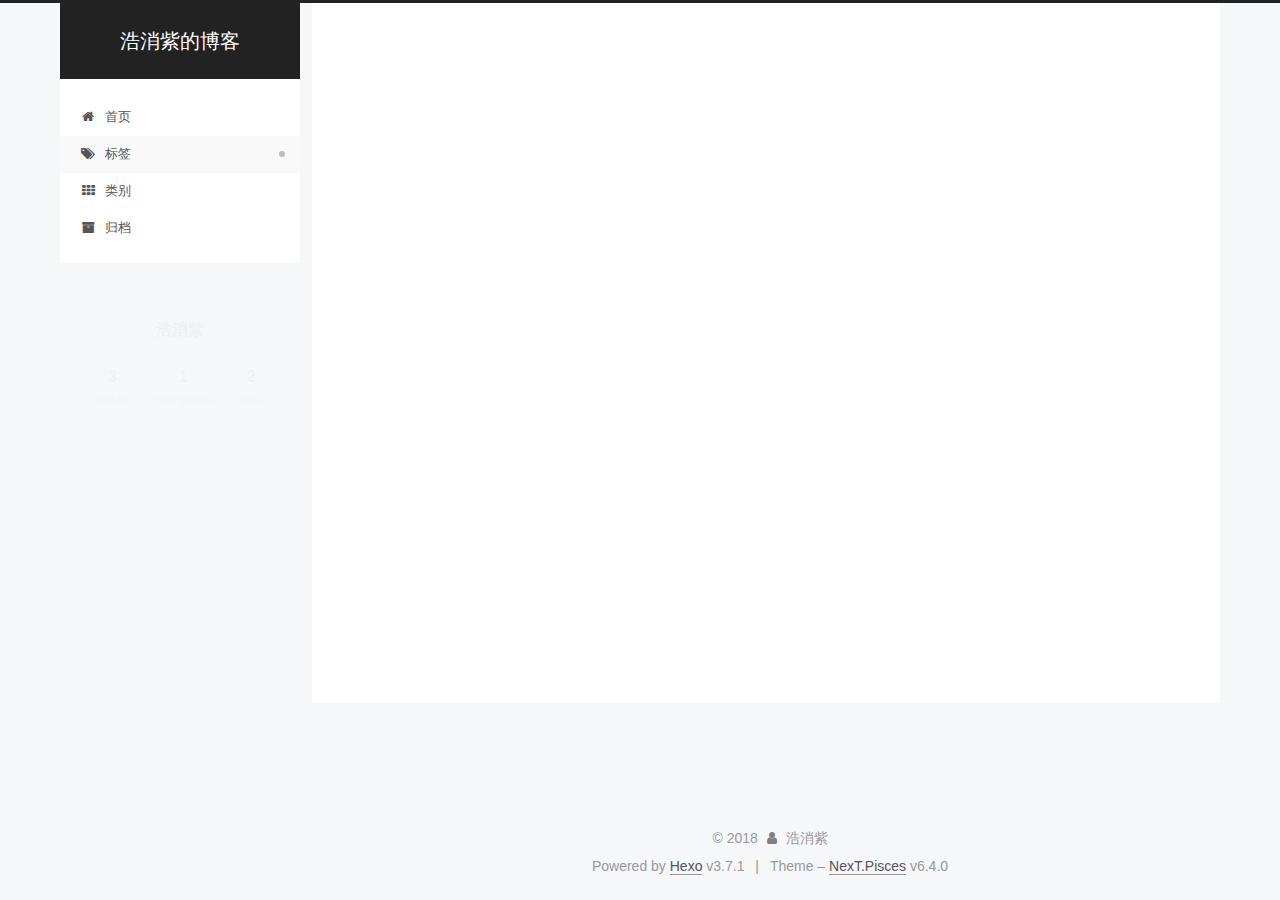
<file: tags/index.html>
<!DOCTYPE html>












  


<html class="theme-next pisces use-motion" lang="zh-Hans">
<head>
  <meta charset="UTF-8"/>
<meta http-equiv="X-UA-Compatible" content="IE=edge" />
<meta name="viewport" content="width=device-width, initial-scale=1, maximum-scale=2"/>
<meta name="theme-color" content="#222">












<meta http-equiv="Cache-Control" content="no-transform" />
<meta http-equiv="Cache-Control" content="no-siteapp" />






















<link href="/lib/font-awesome/css/font-awesome.min.css?v=4.6.2" rel="stylesheet" type="text/css" />

<link href="/css/main.css?v=6.4.0" rel="stylesheet" type="text/css" />


  <link rel="apple-touch-icon" sizes="180x180" href="/images/apple-touch-icon-next.png?v=6.4.0">


  <link rel="icon" type="image/png" sizes="32x32" href="/images/favicon-32x32-next.png?v=6.4.0">


  <link rel="icon" type="image/png" sizes="16x16" href="/images/favicon-16x16-next.png?v=6.4.0">


  <link rel="mask-icon" href="/images/logo.svg?v=6.4.0" color="#222">









<script type="text/javascript" id="hexo.configurations">
  var NexT = window.NexT || {};
  var CONFIG = {
    root: '/',
    scheme: 'Pisces',
    version: '6.4.0',
    sidebar: {"position":"left","display":"post","offset":12,"b2t":false,"scrollpercent":false,"onmobile":false},
    fancybox: false,
    fastclick: false,
    lazyload: false,
    tabs: true,
    motion: {"enable":true,"async":false,"transition":{"post_block":"fadeIn","post_header":"slideDownIn","post_body":"slideDownIn","coll_header":"slideLeftIn","sidebar":"slideUpIn"}},
    algolia: {
      applicationID: '',
      apiKey: '',
      indexName: '',
      hits: {"per_page":10},
      labels: {"input_placeholder":"Search for Posts","hits_empty":"We didn't find any results for the search: ${query}","hits_stats":"${hits} results found in ${time} ms"}
    }
  };
</script>


  




  <meta property="og:type" content="website">
<meta property="og:title" content="tags">
<meta property="og:url" content="http://yoursite.com/tags/index.html">
<meta property="og:site_name" content="浩消紫的博客">
<meta property="og:locale" content="zh-Hans">
<meta property="og:updated_time" content="2018-08-27T03:05:31.912Z">
<meta name="twitter:card" content="summary">
<meta name="twitter:title" content="tags">






  <link rel="canonical" href="http://yoursite.com/tags/"/>



<script type="text/javascript" id="page.configurations">
  CONFIG.page = {
    sidebar: "",
  };
</script>

  <title>tags | 浩消紫的博客</title>
  









  <noscript>
  <style type="text/css">
    .use-motion .motion-element,
    .use-motion .brand,
    .use-motion .menu-item,
    .sidebar-inner,
    .use-motion .post-block,
    .use-motion .pagination,
    .use-motion .comments,
    .use-motion .post-header,
    .use-motion .post-body,
    .use-motion .collection-title { opacity: initial; }

    .use-motion .logo,
    .use-motion .site-title,
    .use-motion .site-subtitle {
      opacity: initial;
      top: initial;
    }

    .use-motion {
      .logo-line-before i { left: initial; }
      .logo-line-after i { right: initial; }
    }
  </style>
</noscript>

</head>

<body itemscope itemtype="http://schema.org/WebPage" lang="zh-Hans">

  
  
    
  

  <div class="container sidebar-position-left page-post-detail">
    <div class="headband"></div>

    <header id="header" class="header" itemscope itemtype="http://schema.org/WPHeader">
      <div class="header-inner"><div class="site-brand-wrapper">
  <div class="site-meta ">
    

    <div class="custom-logo-site-title">
      <a href="/" class="brand" rel="start">
        <span class="logo-line-before"><i></i></span>
        <span class="site-title">浩消紫的博客</span>
        <span class="logo-line-after"><i></i></span>
      </a>
    </div>
    
  </div>

  <div class="site-nav-toggle">
    <button aria-label="Toggle navigation bar">
      <span class="btn-bar"></span>
      <span class="btn-bar"></span>
      <span class="btn-bar"></span>
    </button>
  </div>
</div>



<nav class="site-nav">
  
    <ul id="menu" class="menu">
      
        
        
        
          
          <li class="menu-item menu-item-首页">
    <a href="/" rel="section">
      <i class="menu-item-icon fa fa-fw fa-home"></i> <br />首页</a>
  </li>
        
        
        
          
          <li class="menu-item menu-item-标签 menu-item-active">
    <a href="/tags/" rel="section">
      <i class="menu-item-icon fa fa-fw fa-tags"></i> <br />标签</a>
  </li>
        
        
        
          
          <li class="menu-item menu-item-类别">
    <a href="/categories/" rel="section">
      <i class="menu-item-icon fa fa-fw fa-th"></i> <br />类别</a>
  </li>
        
        
        
          
          <li class="menu-item menu-item-归档">
    <a href="/archives/" rel="section">
      <i class="menu-item-icon fa fa-fw fa-archive"></i> <br />归档</a>
  </li>

      
      
    </ul>
  

  

  
</nav>



  



</div>
    </header>

    


    <main id="main" class="main">
      <div class="main-inner">
        <div class="content-wrap">
          
            

    
    
      
      
    
      
      
    
      
      
    
      
      
    
    

  


          
          <div id="content" class="content">
            

  <div id="posts" class="posts-expand">
    
    
    
    <div class="post-block page">
      <header class="post-header">

<h1 class="post-title" itemprop="name headline">tags</h1>

<div class="post-meta">
  
  



</div>

</header>

      
      
      
      <div class="post-body">
        
        
          <div class="tag-cloud">
            <div class="tag-cloud-title">
                
                
                  
                    
                  
                
                  
                    
                  
                
                2 tags in total
            </div>
            <div class="tag-cloud-tags">
              <a href="/tags/demo/" style="font-size: 12px; color: #ccc">demo</a> <a href="/tags/java/" style="font-size: 30px; color: #111">java</a>
            </div>
          </div>
        
      </div>
      
      
      
    </div>
    



    
    
    
  </div>


          </div>
          

  



        </div>
        
          
  
  <div class="sidebar-toggle">
    <div class="sidebar-toggle-line-wrap">
      <span class="sidebar-toggle-line sidebar-toggle-line-first"></span>
      <span class="sidebar-toggle-line sidebar-toggle-line-middle"></span>
      <span class="sidebar-toggle-line sidebar-toggle-line-last"></span>
    </div>
  </div>

  <aside id="sidebar" class="sidebar">
    
    <div class="sidebar-inner">

      

      

      <section class="site-overview-wrap sidebar-panel sidebar-panel-active">
        <div class="site-overview">
          <div class="site-author motion-element" itemprop="author" itemscope itemtype="http://schema.org/Person">
            
              <p class="site-author-name" itemprop="name">浩消紫</p>
              <p class="site-description motion-element" itemprop="description"></p>
          </div>

          
            <nav class="site-state motion-element">
              
                <div class="site-state-item site-state-posts">
                
                  <a href="/archives">
                
                    <span class="site-state-item-count">3</span>
                    <span class="site-state-item-name">posts</span>
                  </a>
                </div>
              

              
                
                
                <div class="site-state-item site-state-categories">
                  <a href="/categories/index.html">
                    
                    
                      
                    
                    <span class="site-state-item-count">1</span>
                    <span class="site-state-item-name">categories</span>
                  </a>
                </div>
              

              
                
                
                <div class="site-state-item site-state-tags">
                  <a href="/tags/index.html">
                    
                    
                      
                    
                      
                    
                    <span class="site-state-item-count">2</span>
                    <span class="site-state-item-name">tags</span>
                  </a>
                </div>
              
            </nav>
          

          

          

          
          

          
          

          
            
          
          

        </div>
      </section>

      

      

    </div>
  </aside>


        
      </div>
    </main>

    <footer id="footer" class="footer">
      <div class="footer-inner">
        <div class="copyright">&copy; <span itemprop="copyrightYear">2018</span>
  <span class="with-love" id="animate">
    <i class="fa fa-user"></i>
  </span>
  <span class="author" itemprop="copyrightHolder">浩消紫</span>

  

  
</div>




  <div class="powered-by">Powered by <a class="theme-link" target="_blank" href="https://hexo.io">Hexo</a> v3.7.1</div>



  <span class="post-meta-divider">|</span>



  <div class="theme-info">Theme – <a class="theme-link" target="_blank" href="https://theme-next.org">NexT.Pisces</a> v6.4.0</div>




        








        
      </div>
    </footer>

    
      <div class="back-to-top">
        <i class="fa fa-arrow-up"></i>
        
      </div>
    

    
	
    

    
  </div>

  

<script type="text/javascript">
  if (Object.prototype.toString.call(window.Promise) !== '[object Function]') {
    window.Promise = null;
  }
</script>


























  
  
    <script type="text/javascript" src="/lib/jquery/index.js?v=2.1.3"></script>
  

  
  
    <script type="text/javascript" src="/lib/velocity/velocity.min.js?v=1.2.1"></script>
  

  
  
    <script type="text/javascript" src="/lib/velocity/velocity.ui.min.js?v=1.2.1"></script>
  


  


  <script type="text/javascript" src="/js/src/utils.js?v=6.4.0"></script>

  <script type="text/javascript" src="/js/src/motion.js?v=6.4.0"></script>



  
  


  <script type="text/javascript" src="/js/src/affix.js?v=6.4.0"></script>

  <script type="text/javascript" src="/js/src/schemes/pisces.js?v=6.4.0"></script>



  
  <script type="text/javascript" src="/js/src/scrollspy.js?v=6.4.0"></script>
<script type="text/javascript" src="/js/src/post-details.js?v=6.4.0"></script>



  


  <script type="text/javascript" src="/js/src/bootstrap.js?v=6.4.0"></script>



  



  










  





  

  

  

  

  
  

  

  

  

  

  

</body>
</html>
</file>
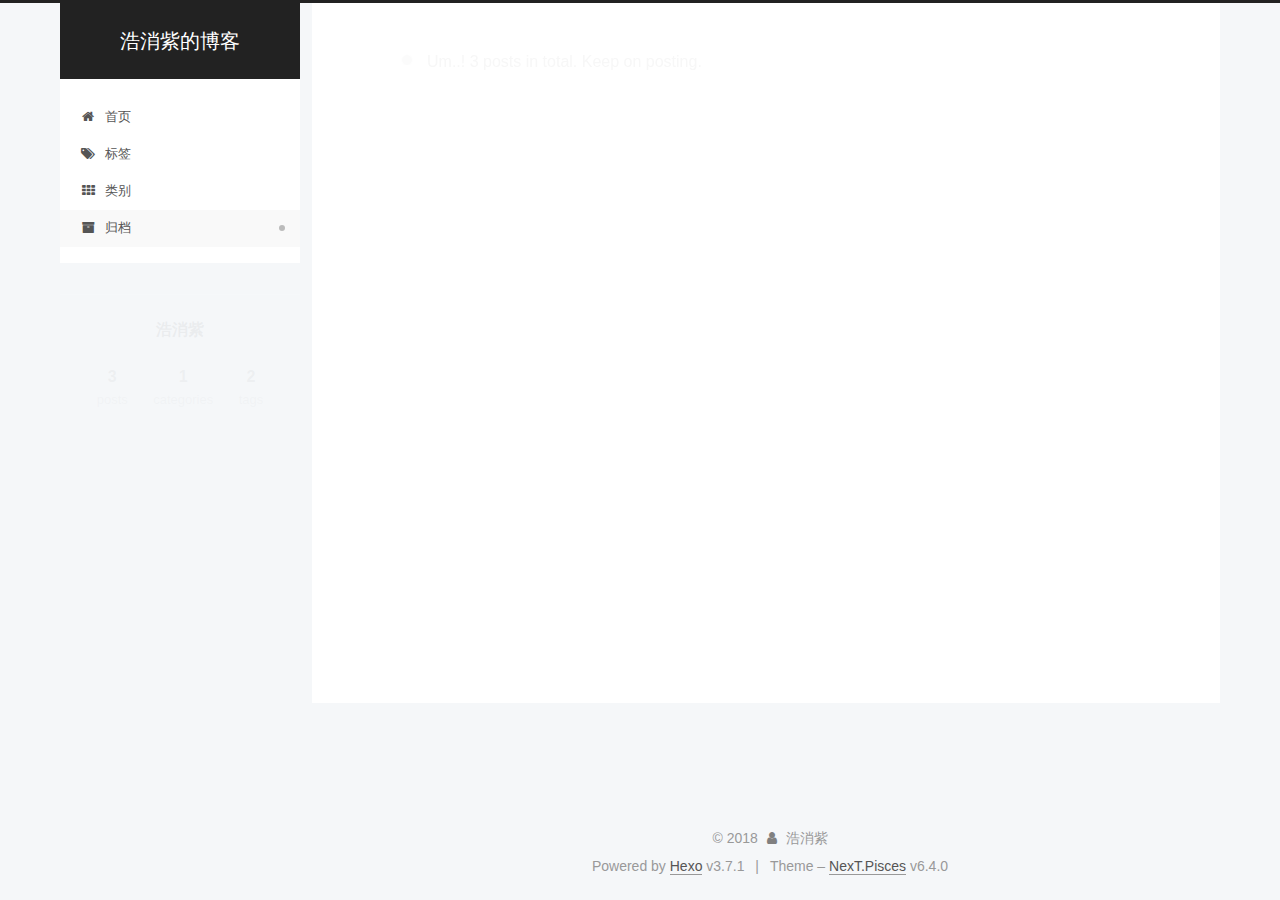
<file: archives/2018/index.html>
<!DOCTYPE html>












  


<html class="theme-next pisces use-motion" lang="zh-Hans">
<head>
  <meta charset="UTF-8"/>
<meta http-equiv="X-UA-Compatible" content="IE=edge" />
<meta name="viewport" content="width=device-width, initial-scale=1, maximum-scale=2"/>
<meta name="theme-color" content="#222">












<meta http-equiv="Cache-Control" content="no-transform" />
<meta http-equiv="Cache-Control" content="no-siteapp" />






















<link href="/lib/font-awesome/css/font-awesome.min.css?v=4.6.2" rel="stylesheet" type="text/css" />

<link href="/css/main.css?v=6.4.0" rel="stylesheet" type="text/css" />


  <link rel="apple-touch-icon" sizes="180x180" href="/images/apple-touch-icon-next.png?v=6.4.0">


  <link rel="icon" type="image/png" sizes="32x32" href="/images/favicon-32x32-next.png?v=6.4.0">


  <link rel="icon" type="image/png" sizes="16x16" href="/images/favicon-16x16-next.png?v=6.4.0">


  <link rel="mask-icon" href="/images/logo.svg?v=6.4.0" color="#222">









<script type="text/javascript" id="hexo.configurations">
  var NexT = window.NexT || {};
  var CONFIG = {
    root: '/',
    scheme: 'Pisces',
    version: '6.4.0',
    sidebar: {"position":"left","display":"post","offset":12,"b2t":false,"scrollpercent":false,"onmobile":false},
    fancybox: false,
    fastclick: false,
    lazyload: false,
    tabs: true,
    motion: {"enable":true,"async":false,"transition":{"post_block":"fadeIn","post_header":"slideDownIn","post_body":"slideDownIn","coll_header":"slideLeftIn","sidebar":"slideUpIn"}},
    algolia: {
      applicationID: '',
      apiKey: '',
      indexName: '',
      hits: {"per_page":10},
      labels: {"input_placeholder":"Search for Posts","hits_empty":"We didn't find any results for the search: ${query}","hits_stats":"${hits} results found in ${time} ms"}
    }
  };
</script>


  




  <meta property="og:type" content="website">
<meta property="og:title" content="浩消紫的博客">
<meta property="og:url" content="http://yoursite.com/archives/2018/index.html">
<meta property="og:site_name" content="浩消紫的博客">
<meta property="og:locale" content="zh-Hans">
<meta name="twitter:card" content="summary">
<meta name="twitter:title" content="浩消紫的博客">






  <link rel="canonical" href="http://yoursite.com/archives/2018/"/>



<script type="text/javascript" id="page.configurations">
  CONFIG.page = {
    sidebar: "",
  };
</script>

  <title>Archive | 浩消紫的博客</title>
  









  <noscript>
  <style type="text/css">
    .use-motion .motion-element,
    .use-motion .brand,
    .use-motion .menu-item,
    .sidebar-inner,
    .use-motion .post-block,
    .use-motion .pagination,
    .use-motion .comments,
    .use-motion .post-header,
    .use-motion .post-body,
    .use-motion .collection-title { opacity: initial; }

    .use-motion .logo,
    .use-motion .site-title,
    .use-motion .site-subtitle {
      opacity: initial;
      top: initial;
    }

    .use-motion {
      .logo-line-before i { left: initial; }
      .logo-line-after i { right: initial; }
    }
  </style>
</noscript>

</head>

<body itemscope itemtype="http://schema.org/WebPage" lang="zh-Hans">

  
  
    
  

  <div class="container sidebar-position-left page-archive">
    <div class="headband"></div>

    <header id="header" class="header" itemscope itemtype="http://schema.org/WPHeader">
      <div class="header-inner"><div class="site-brand-wrapper">
  <div class="site-meta ">
    

    <div class="custom-logo-site-title">
      <a href="/" class="brand" rel="start">
        <span class="logo-line-before"><i></i></span>
        <span class="site-title">浩消紫的博客</span>
        <span class="logo-line-after"><i></i></span>
      </a>
    </div>
    
  </div>

  <div class="site-nav-toggle">
    <button aria-label="Toggle navigation bar">
      <span class="btn-bar"></span>
      <span class="btn-bar"></span>
      <span class="btn-bar"></span>
    </button>
  </div>
</div>



<nav class="site-nav">
  
    <ul id="menu" class="menu">
      
        
        
        
          
          <li class="menu-item menu-item-首页">
    <a href="/" rel="section">
      <i class="menu-item-icon fa fa-fw fa-home"></i> <br />首页</a>
  </li>
        
        
        
          
          <li class="menu-item menu-item-标签">
    <a href="/tags/" rel="section">
      <i class="menu-item-icon fa fa-fw fa-tags"></i> <br />标签</a>
  </li>
        
        
        
          
          <li class="menu-item menu-item-类别">
    <a href="/categories/" rel="section">
      <i class="menu-item-icon fa fa-fw fa-th"></i> <br />类别</a>
  </li>
        
        
        
          
          <li class="menu-item menu-item-归档 menu-item-active">
    <a href="/archives/" rel="section">
      <i class="menu-item-icon fa fa-fw fa-archive"></i> <br />归档</a>
  </li>

      
      
    </ul>
  

  

  
</nav>



  



</div>
    </header>

    


    <main id="main" class="main">
      <div class="main-inner">
        <div class="content-wrap">
          
            

    
    
      
      
    
      
      
    
      
      
    
      
      
    
    

  


          
          <div id="content" class="content">
            

  
  
  
  <div class="post-block archive">
    <div id="posts" class="posts-collapse">
      <span class="archive-move-on"></span>

      
      <span class="archive-page-counter">
        
        
        
          
        
        Um..! 3 posts in total. Keep on posting.
      </span>
      

      

        
        
        

        
          
          <div class="collection-title">
            <h1 class="archive-year" id="archive-year-2018">2018</h1>
          </div>
        
        

        

  <article class="post post-type-normal" itemscope itemtype="http://schema.org/Article">
    <header class="post-header">

      <h2 class="post-title">
        
            <a class="post-title-link" href="/2018/09/17/LinkedList/" itemprop="url">
              
                <span itemprop="name">LinkedList</span>
              
            </a>
        
      </h2>

      <div class="post-meta">
        <time class="post-time" itemprop="dateCreated"
              datetime="2018-09-17T09:52:05+08:00"
              content="2018-09-17" >
          09-17
        </time>
      </div>

    </header>
  </article>



      

        
        
        

        
        

        

  <article class="post post-type-normal" itemscope itemtype="http://schema.org/Article">
    <header class="post-header">

      <h2 class="post-title">
        
            <a class="post-title-link" href="/2018/09/13/Arraylist/" itemprop="url">
              
                <span itemprop="name">Arraylist</span>
              
            </a>
        
      </h2>

      <div class="post-meta">
        <time class="post-time" itemprop="dateCreated"
              datetime="2018-09-13T10:43:17+08:00"
              content="2018-09-13" >
          09-13
        </time>
      </div>

    </header>
  </article>



      

        
        
        

        
        

        

  <article class="post post-type-normal" itemscope itemtype="http://schema.org/Article">
    <header class="post-header">

      <h2 class="post-title">
        
            <a class="post-title-link" href="/2018/08/27/hello-world/" itemprop="url">
              
                <span itemprop="name">Hello World</span>
              
            </a>
        
      </h2>

      <div class="post-meta">
        <time class="post-time" itemprop="dateCreated"
              datetime="2018-08-27T10:18:57+08:00"
              content="2018-08-27" >
          08-27
        </time>
      </div>

    </header>
  </article>



      

    </div>
  </div>
  
  
  

  



          </div>
          

        </div>
        
          
  
  <div class="sidebar-toggle">
    <div class="sidebar-toggle-line-wrap">
      <span class="sidebar-toggle-line sidebar-toggle-line-first"></span>
      <span class="sidebar-toggle-line sidebar-toggle-line-middle"></span>
      <span class="sidebar-toggle-line sidebar-toggle-line-last"></span>
    </div>
  </div>

  <aside id="sidebar" class="sidebar">
    
    <div class="sidebar-inner">

      

      

      <section class="site-overview-wrap sidebar-panel sidebar-panel-active">
        <div class="site-overview">
          <div class="site-author motion-element" itemprop="author" itemscope itemtype="http://schema.org/Person">
            
              <p class="site-author-name" itemprop="name">浩消紫</p>
              <p class="site-description motion-element" itemprop="description"></p>
          </div>

          
            <nav class="site-state motion-element">
              
                <div class="site-state-item site-state-posts">
                
                  <a href="/archives">
                
                    <span class="site-state-item-count">3</span>
                    <span class="site-state-item-name">posts</span>
                  </a>
                </div>
              

              
                
                
                <div class="site-state-item site-state-categories">
                  <a href="/categories/index.html">
                    
                    
                      
                    
                    <span class="site-state-item-count">1</span>
                    <span class="site-state-item-name">categories</span>
                  </a>
                </div>
              

              
                
                
                <div class="site-state-item site-state-tags">
                  <a href="/tags/index.html">
                    
                    
                      
                    
                      
                    
                    <span class="site-state-item-count">2</span>
                    <span class="site-state-item-name">tags</span>
                  </a>
                </div>
              
            </nav>
          

          

          

          
          

          
          

          
            
          
          

        </div>
      </section>

      

      

    </div>
  </aside>


        
      </div>
    </main>

    <footer id="footer" class="footer">
      <div class="footer-inner">
        <div class="copyright">&copy; <span itemprop="copyrightYear">2018</span>
  <span class="with-love" id="animate">
    <i class="fa fa-user"></i>
  </span>
  <span class="author" itemprop="copyrightHolder">浩消紫</span>

  

  
</div>




  <div class="powered-by">Powered by <a class="theme-link" target="_blank" href="https://hexo.io">Hexo</a> v3.7.1</div>



  <span class="post-meta-divider">|</span>



  <div class="theme-info">Theme – <a class="theme-link" target="_blank" href="https://theme-next.org">NexT.Pisces</a> v6.4.0</div>




        








        
      </div>
    </footer>

    
      <div class="back-to-top">
        <i class="fa fa-arrow-up"></i>
        
      </div>
    

    
	
    

    
  </div>

  

<script type="text/javascript">
  if (Object.prototype.toString.call(window.Promise) !== '[object Function]') {
    window.Promise = null;
  }
</script>


























  
  
    <script type="text/javascript" src="/lib/jquery/index.js?v=2.1.3"></script>
  

  
  
    <script type="text/javascript" src="/lib/velocity/velocity.min.js?v=1.2.1"></script>
  

  
  
    <script type="text/javascript" src="/lib/velocity/velocity.ui.min.js?v=1.2.1"></script>
  


  


  <script type="text/javascript" src="/js/src/utils.js?v=6.4.0"></script>

  <script type="text/javascript" src="/js/src/motion.js?v=6.4.0"></script>



  
  


  <script type="text/javascript" src="/js/src/affix.js?v=6.4.0"></script>

  <script type="text/javascript" src="/js/src/schemes/pisces.js?v=6.4.0"></script>



  

  


  <script type="text/javascript" src="/js/src/bootstrap.js?v=6.4.0"></script>



  



  










  





  

  

  

  

  
  

  

  

  

  

  

</body>
</html>
</file>
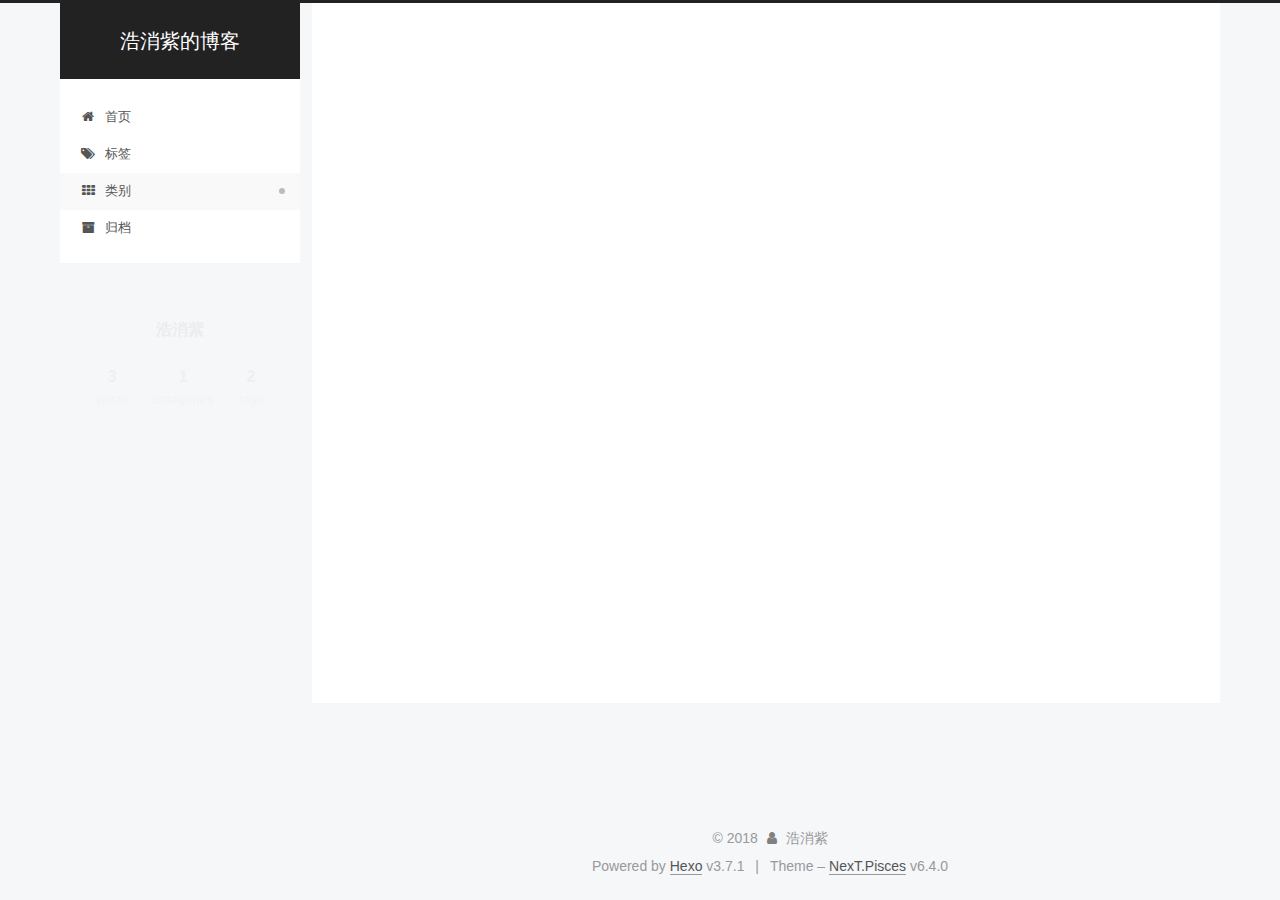
<file: categories/集合/index.html>
<!DOCTYPE html>












  


<html class="theme-next pisces use-motion" lang="zh-Hans">
<head>
  <meta charset="UTF-8"/>
<meta http-equiv="X-UA-Compatible" content="IE=edge" />
<meta name="viewport" content="width=device-width, initial-scale=1, maximum-scale=2"/>
<meta name="theme-color" content="#222">












<meta http-equiv="Cache-Control" content="no-transform" />
<meta http-equiv="Cache-Control" content="no-siteapp" />






















<link href="/lib/font-awesome/css/font-awesome.min.css?v=4.6.2" rel="stylesheet" type="text/css" />

<link href="/css/main.css?v=6.4.0" rel="stylesheet" type="text/css" />


  <link rel="apple-touch-icon" sizes="180x180" href="/images/apple-touch-icon-next.png?v=6.4.0">


  <link rel="icon" type="image/png" sizes="32x32" href="/images/favicon-32x32-next.png?v=6.4.0">


  <link rel="icon" type="image/png" sizes="16x16" href="/images/favicon-16x16-next.png?v=6.4.0">


  <link rel="mask-icon" href="/images/logo.svg?v=6.4.0" color="#222">









<script type="text/javascript" id="hexo.configurations">
  var NexT = window.NexT || {};
  var CONFIG = {
    root: '/',
    scheme: 'Pisces',
    version: '6.4.0',
    sidebar: {"position":"left","display":"post","offset":12,"b2t":false,"scrollpercent":false,"onmobile":false},
    fancybox: false,
    fastclick: false,
    lazyload: false,
    tabs: true,
    motion: {"enable":true,"async":false,"transition":{"post_block":"fadeIn","post_header":"slideDownIn","post_body":"slideDownIn","coll_header":"slideLeftIn","sidebar":"slideUpIn"}},
    algolia: {
      applicationID: '',
      apiKey: '',
      indexName: '',
      hits: {"per_page":10},
      labels: {"input_placeholder":"Search for Posts","hits_empty":"We didn't find any results for the search: ${query}","hits_stats":"${hits} results found in ${time} ms"}
    }
  };
</script>


  




  <meta property="og:type" content="website">
<meta property="og:title" content="浩消紫的博客">
<meta property="og:url" content="http://yoursite.com/categories/集合/index.html">
<meta property="og:site_name" content="浩消紫的博客">
<meta property="og:locale" content="zh-Hans">
<meta name="twitter:card" content="summary">
<meta name="twitter:title" content="浩消紫的博客">






  <link rel="canonical" href="http://yoursite.com/categories/集合/"/>



<script type="text/javascript" id="page.configurations">
  CONFIG.page = {
    sidebar: "",
  };
</script>

  <title>Category: 集合 | 浩消紫的博客</title>
  









  <noscript>
  <style type="text/css">
    .use-motion .motion-element,
    .use-motion .brand,
    .use-motion .menu-item,
    .sidebar-inner,
    .use-motion .post-block,
    .use-motion .pagination,
    .use-motion .comments,
    .use-motion .post-header,
    .use-motion .post-body,
    .use-motion .collection-title { opacity: initial; }

    .use-motion .logo,
    .use-motion .site-title,
    .use-motion .site-subtitle {
      opacity: initial;
      top: initial;
    }

    .use-motion {
      .logo-line-before i { left: initial; }
      .logo-line-after i { right: initial; }
    }
  </style>
</noscript>

</head>

<body itemscope itemtype="http://schema.org/WebPage" lang="zh-Hans">

  
  
    
  

  <div class="container sidebar-position-left ">
    <div class="headband"></div>

    <header id="header" class="header" itemscope itemtype="http://schema.org/WPHeader">
      <div class="header-inner"><div class="site-brand-wrapper">
  <div class="site-meta ">
    

    <div class="custom-logo-site-title">
      <a href="/" class="brand" rel="start">
        <span class="logo-line-before"><i></i></span>
        <span class="site-title">浩消紫的博客</span>
        <span class="logo-line-after"><i></i></span>
      </a>
    </div>
    
  </div>

  <div class="site-nav-toggle">
    <button aria-label="Toggle navigation bar">
      <span class="btn-bar"></span>
      <span class="btn-bar"></span>
      <span class="btn-bar"></span>
    </button>
  </div>
</div>



<nav class="site-nav">
  
    <ul id="menu" class="menu">
      
        
        
        
          
          <li class="menu-item menu-item-首页">
    <a href="/" rel="section">
      <i class="menu-item-icon fa fa-fw fa-home"></i> <br />首页</a>
  </li>
        
        
        
          
          <li class="menu-item menu-item-标签">
    <a href="/tags/" rel="section">
      <i class="menu-item-icon fa fa-fw fa-tags"></i> <br />标签</a>
  </li>
        
        
        
          
          <li class="menu-item menu-item-类别 menu-item-active">
    <a href="/categories/" rel="section">
      <i class="menu-item-icon fa fa-fw fa-th"></i> <br />类别</a>
  </li>
        
        
        
          
          <li class="menu-item menu-item-归档">
    <a href="/archives/" rel="section">
      <i class="menu-item-icon fa fa-fw fa-archive"></i> <br />归档</a>
  </li>

      
      
    </ul>
  

  

  
</nav>



  



</div>
    </header>

    


    <main id="main" class="main">
      <div class="main-inner">
        <div class="content-wrap">
          
            

    
    
      
      
    
      
      
    
      
      
    
      
      
    
    

  


          
          <div id="content" class="content">
            

  
  
  
  <div class="post-block category">

    <div id="posts" class="posts-collapse">
      <div class="collection-title">
        <h1>集合<small>Category</small>
        </h1>
      </div>

      
        

  <article class="post post-type-normal" itemscope itemtype="http://schema.org/Article">
    <header class="post-header">

      <h2 class="post-title">
        
            <a class="post-title-link" href="/2018/09/17/LinkedList/" itemprop="url">
              
                <span itemprop="name">LinkedList</span>
              
            </a>
        
      </h2>

      <div class="post-meta">
        <time class="post-time" itemprop="dateCreated"
              datetime="2018-09-17T09:52:05+08:00"
              content="2018-09-17" >
          09-17
        </time>
      </div>

    </header>
  </article>


      
        

  <article class="post post-type-normal" itemscope itemtype="http://schema.org/Article">
    <header class="post-header">

      <h2 class="post-title">
        
            <a class="post-title-link" href="/2018/09/13/Arraylist/" itemprop="url">
              
                <span itemprop="name">Arraylist</span>
              
            </a>
        
      </h2>

      <div class="post-meta">
        <time class="post-time" itemprop="dateCreated"
              datetime="2018-09-13T10:43:17+08:00"
              content="2018-09-13" >
          09-13
        </time>
      </div>

    </header>
  </article>


      
    </div>

  </div>
  
  
  

  



          </div>
          

        </div>
        
          
  
  <div class="sidebar-toggle">
    <div class="sidebar-toggle-line-wrap">
      <span class="sidebar-toggle-line sidebar-toggle-line-first"></span>
      <span class="sidebar-toggle-line sidebar-toggle-line-middle"></span>
      <span class="sidebar-toggle-line sidebar-toggle-line-last"></span>
    </div>
  </div>

  <aside id="sidebar" class="sidebar">
    
    <div class="sidebar-inner">

      

      

      <section class="site-overview-wrap sidebar-panel sidebar-panel-active">
        <div class="site-overview">
          <div class="site-author motion-element" itemprop="author" itemscope itemtype="http://schema.org/Person">
            
              <p class="site-author-name" itemprop="name">浩消紫</p>
              <p class="site-description motion-element" itemprop="description"></p>
          </div>

          
            <nav class="site-state motion-element">
              
                <div class="site-state-item site-state-posts">
                
                  <a href="/archives">
                
                    <span class="site-state-item-count">3</span>
                    <span class="site-state-item-name">posts</span>
                  </a>
                </div>
              

              
                
                
                <div class="site-state-item site-state-categories">
                  <a href="/categories/index.html">
                    
                    
                      
                    
                    <span class="site-state-item-count">1</span>
                    <span class="site-state-item-name">categories</span>
                  </a>
                </div>
              

              
                
                
                <div class="site-state-item site-state-tags">
                  <a href="/tags/index.html">
                    
                    
                      
                    
                      
                    
                    <span class="site-state-item-count">2</span>
                    <span class="site-state-item-name">tags</span>
                  </a>
                </div>
              
            </nav>
          

          

          

          
          

          
          

          
            
          
          

        </div>
      </section>

      

      

    </div>
  </aside>


        
      </div>
    </main>

    <footer id="footer" class="footer">
      <div class="footer-inner">
        <div class="copyright">&copy; <span itemprop="copyrightYear">2018</span>
  <span class="with-love" id="animate">
    <i class="fa fa-user"></i>
  </span>
  <span class="author" itemprop="copyrightHolder">浩消紫</span>

  

  
</div>




  <div class="powered-by">Powered by <a class="theme-link" target="_blank" href="https://hexo.io">Hexo</a> v3.7.1</div>



  <span class="post-meta-divider">|</span>



  <div class="theme-info">Theme – <a class="theme-link" target="_blank" href="https://theme-next.org">NexT.Pisces</a> v6.4.0</div>




        








        
      </div>
    </footer>

    
      <div class="back-to-top">
        <i class="fa fa-arrow-up"></i>
        
      </div>
    

    
	
    

    
  </div>

  

<script type="text/javascript">
  if (Object.prototype.toString.call(window.Promise) !== '[object Function]') {
    window.Promise = null;
  }
</script>


























  
  
    <script type="text/javascript" src="/lib/jquery/index.js?v=2.1.3"></script>
  

  
  
    <script type="text/javascript" src="/lib/velocity/velocity.min.js?v=1.2.1"></script>
  

  
  
    <script type="text/javascript" src="/lib/velocity/velocity.ui.min.js?v=1.2.1"></script>
  


  


  <script type="text/javascript" src="/js/src/utils.js?v=6.4.0"></script>

  <script type="text/javascript" src="/js/src/motion.js?v=6.4.0"></script>



  
  


  <script type="text/javascript" src="/js/src/affix.js?v=6.4.0"></script>

  <script type="text/javascript" src="/js/src/schemes/pisces.js?v=6.4.0"></script>



  

  


  <script type="text/javascript" src="/js/src/bootstrap.js?v=6.4.0"></script>



  



  










  





  

  

  

  

  
  

  

  

  

  

  

</body>
</html>
</file>
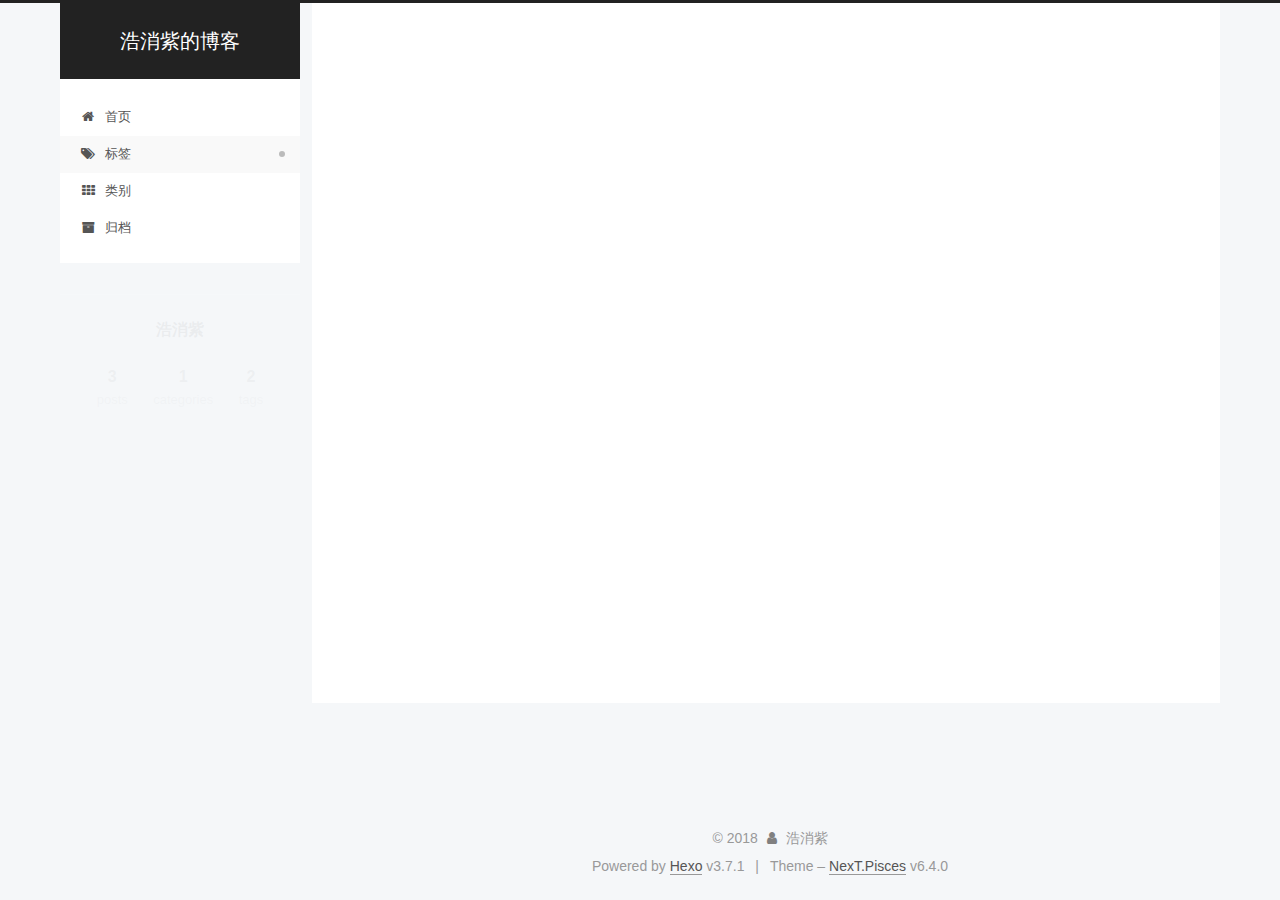
<file: tags/demo/index.html>
<!DOCTYPE html>












  


<html class="theme-next pisces use-motion" lang="zh-Hans">
<head>
  <meta charset="UTF-8"/>
<meta http-equiv="X-UA-Compatible" content="IE=edge" />
<meta name="viewport" content="width=device-width, initial-scale=1, maximum-scale=2"/>
<meta name="theme-color" content="#222">












<meta http-equiv="Cache-Control" content="no-transform" />
<meta http-equiv="Cache-Control" content="no-siteapp" />






















<link href="/lib/font-awesome/css/font-awesome.min.css?v=4.6.2" rel="stylesheet" type="text/css" />

<link href="/css/main.css?v=6.4.0" rel="stylesheet" type="text/css" />


  <link rel="apple-touch-icon" sizes="180x180" href="/images/apple-touch-icon-next.png?v=6.4.0">


  <link rel="icon" type="image/png" sizes="32x32" href="/images/favicon-32x32-next.png?v=6.4.0">


  <link rel="icon" type="image/png" sizes="16x16" href="/images/favicon-16x16-next.png?v=6.4.0">


  <link rel="mask-icon" href="/images/logo.svg?v=6.4.0" color="#222">









<script type="text/javascript" id="hexo.configurations">
  var NexT = window.NexT || {};
  var CONFIG = {
    root: '/',
    scheme: 'Pisces',
    version: '6.4.0',
    sidebar: {"position":"left","display":"post","offset":12,"b2t":false,"scrollpercent":false,"onmobile":false},
    fancybox: false,
    fastclick: false,
    lazyload: false,
    tabs: true,
    motion: {"enable":true,"async":false,"transition":{"post_block":"fadeIn","post_header":"slideDownIn","post_body":"slideDownIn","coll_header":"slideLeftIn","sidebar":"slideUpIn"}},
    algolia: {
      applicationID: '',
      apiKey: '',
      indexName: '',
      hits: {"per_page":10},
      labels: {"input_placeholder":"Search for Posts","hits_empty":"We didn't find any results for the search: ${query}","hits_stats":"${hits} results found in ${time} ms"}
    }
  };
</script>


  




  <meta property="og:type" content="website">
<meta property="og:title" content="浩消紫的博客">
<meta property="og:url" content="http://yoursite.com/tags/demo/index.html">
<meta property="og:site_name" content="浩消紫的博客">
<meta property="og:locale" content="zh-Hans">
<meta name="twitter:card" content="summary">
<meta name="twitter:title" content="浩消紫的博客">






  <link rel="canonical" href="http://yoursite.com/tags/demo/"/>



<script type="text/javascript" id="page.configurations">
  CONFIG.page = {
    sidebar: "",
  };
</script>

  <title>Tag: demo | 浩消紫的博客</title>
  









  <noscript>
  <style type="text/css">
    .use-motion .motion-element,
    .use-motion .brand,
    .use-motion .menu-item,
    .sidebar-inner,
    .use-motion .post-block,
    .use-motion .pagination,
    .use-motion .comments,
    .use-motion .post-header,
    .use-motion .post-body,
    .use-motion .collection-title { opacity: initial; }

    .use-motion .logo,
    .use-motion .site-title,
    .use-motion .site-subtitle {
      opacity: initial;
      top: initial;
    }

    .use-motion {
      .logo-line-before i { left: initial; }
      .logo-line-after i { right: initial; }
    }
  </style>
</noscript>

</head>

<body itemscope itemtype="http://schema.org/WebPage" lang="zh-Hans">

  
  
    
  

  <div class="container sidebar-position-left ">
    <div class="headband"></div>

    <header id="header" class="header" itemscope itemtype="http://schema.org/WPHeader">
      <div class="header-inner"><div class="site-brand-wrapper">
  <div class="site-meta ">
    

    <div class="custom-logo-site-title">
      <a href="/" class="brand" rel="start">
        <span class="logo-line-before"><i></i></span>
        <span class="site-title">浩消紫的博客</span>
        <span class="logo-line-after"><i></i></span>
      </a>
    </div>
    
  </div>

  <div class="site-nav-toggle">
    <button aria-label="Toggle navigation bar">
      <span class="btn-bar"></span>
      <span class="btn-bar"></span>
      <span class="btn-bar"></span>
    </button>
  </div>
</div>



<nav class="site-nav">
  
    <ul id="menu" class="menu">
      
        
        
        
          
          <li class="menu-item menu-item-首页">
    <a href="/" rel="section">
      <i class="menu-item-icon fa fa-fw fa-home"></i> <br />首页</a>
  </li>
        
        
        
          
          <li class="menu-item menu-item-标签 menu-item-active">
    <a href="/tags/" rel="section">
      <i class="menu-item-icon fa fa-fw fa-tags"></i> <br />标签</a>
  </li>
        
        
        
          
          <li class="menu-item menu-item-类别">
    <a href="/categories/" rel="section">
      <i class="menu-item-icon fa fa-fw fa-th"></i> <br />类别</a>
  </li>
        
        
        
          
          <li class="menu-item menu-item-归档">
    <a href="/archives/" rel="section">
      <i class="menu-item-icon fa fa-fw fa-archive"></i> <br />归档</a>
  </li>

      
      
    </ul>
  

  

  
</nav>



  



</div>
    </header>

    


    <main id="main" class="main">
      <div class="main-inner">
        <div class="content-wrap">
          
            

    
    
      
      
    
      
      
    
      
      
    
      
      
    
    

  


          
          <div id="content" class="content">
            

  
  
  
  <div class="post-block tag">

    <div id="posts" class="posts-collapse">
      <div class="collection-title">
        <h1>demo<small>Tag</small>
        </h1>
      </div>

      
        

  <article class="post post-type-normal" itemscope itemtype="http://schema.org/Article">
    <header class="post-header">

      <h2 class="post-title">
        
            <a class="post-title-link" href="/2018/08/27/hello-world/" itemprop="url">
              
                <span itemprop="name">Hello World</span>
              
            </a>
        
      </h2>

      <div class="post-meta">
        <time class="post-time" itemprop="dateCreated"
              datetime="2018-08-27T10:18:57+08:00"
              content="2018-08-27" >
          08-27
        </time>
      </div>

    </header>
  </article>


      
    </div>

  </div>
  
  
  

  


          </div>
          

        </div>
        
          
  
  <div class="sidebar-toggle">
    <div class="sidebar-toggle-line-wrap">
      <span class="sidebar-toggle-line sidebar-toggle-line-first"></span>
      <span class="sidebar-toggle-line sidebar-toggle-line-middle"></span>
      <span class="sidebar-toggle-line sidebar-toggle-line-last"></span>
    </div>
  </div>

  <aside id="sidebar" class="sidebar">
    
    <div class="sidebar-inner">

      

      

      <section class="site-overview-wrap sidebar-panel sidebar-panel-active">
        <div class="site-overview">
          <div class="site-author motion-element" itemprop="author" itemscope itemtype="http://schema.org/Person">
            
              <p class="site-author-name" itemprop="name">浩消紫</p>
              <p class="site-description motion-element" itemprop="description"></p>
          </div>

          
            <nav class="site-state motion-element">
              
                <div class="site-state-item site-state-posts">
                
                  <a href="/archives">
                
                    <span class="site-state-item-count">3</span>
                    <span class="site-state-item-name">posts</span>
                  </a>
                </div>
              

              
                
                
                <div class="site-state-item site-state-categories">
                  <a href="/categories/index.html">
                    
                    
                      
                    
                    <span class="site-state-item-count">1</span>
                    <span class="site-state-item-name">categories</span>
                  </a>
                </div>
              

              
                
                
                <div class="site-state-item site-state-tags">
                  <a href="/tags/index.html">
                    
                    
                      
                    
                      
                    
                    <span class="site-state-item-count">2</span>
                    <span class="site-state-item-name">tags</span>
                  </a>
                </div>
              
            </nav>
          

          

          

          
          

          
          

          
            
          
          

        </div>
      </section>

      

      

    </div>
  </aside>


        
      </div>
    </main>

    <footer id="footer" class="footer">
      <div class="footer-inner">
        <div class="copyright">&copy; <span itemprop="copyrightYear">2018</span>
  <span class="with-love" id="animate">
    <i class="fa fa-user"></i>
  </span>
  <span class="author" itemprop="copyrightHolder">浩消紫</span>

  

  
</div>




  <div class="powered-by">Powered by <a class="theme-link" target="_blank" href="https://hexo.io">Hexo</a> v3.7.1</div>



  <span class="post-meta-divider">|</span>



  <div class="theme-info">Theme – <a class="theme-link" target="_blank" href="https://theme-next.org">NexT.Pisces</a> v6.4.0</div>




        








        
      </div>
    </footer>

    
      <div class="back-to-top">
        <i class="fa fa-arrow-up"></i>
        
      </div>
    

    
	
    

    
  </div>

  

<script type="text/javascript">
  if (Object.prototype.toString.call(window.Promise) !== '[object Function]') {
    window.Promise = null;
  }
</script>


























  
  
    <script type="text/javascript" src="/lib/jquery/index.js?v=2.1.3"></script>
  

  
  
    <script type="text/javascript" src="/lib/velocity/velocity.min.js?v=1.2.1"></script>
  

  
  
    <script type="text/javascript" src="/lib/velocity/velocity.ui.min.js?v=1.2.1"></script>
  


  


  <script type="text/javascript" src="/js/src/utils.js?v=6.4.0"></script>

  <script type="text/javascript" src="/js/src/motion.js?v=6.4.0"></script>



  
  


  <script type="text/javascript" src="/js/src/affix.js?v=6.4.0"></script>

  <script type="text/javascript" src="/js/src/schemes/pisces.js?v=6.4.0"></script>



  

  


  <script type="text/javascript" src="/js/src/bootstrap.js?v=6.4.0"></script>



  



  










  





  

  

  

  

  
  

  

  

  

  

  

</body>
</html>
</file>
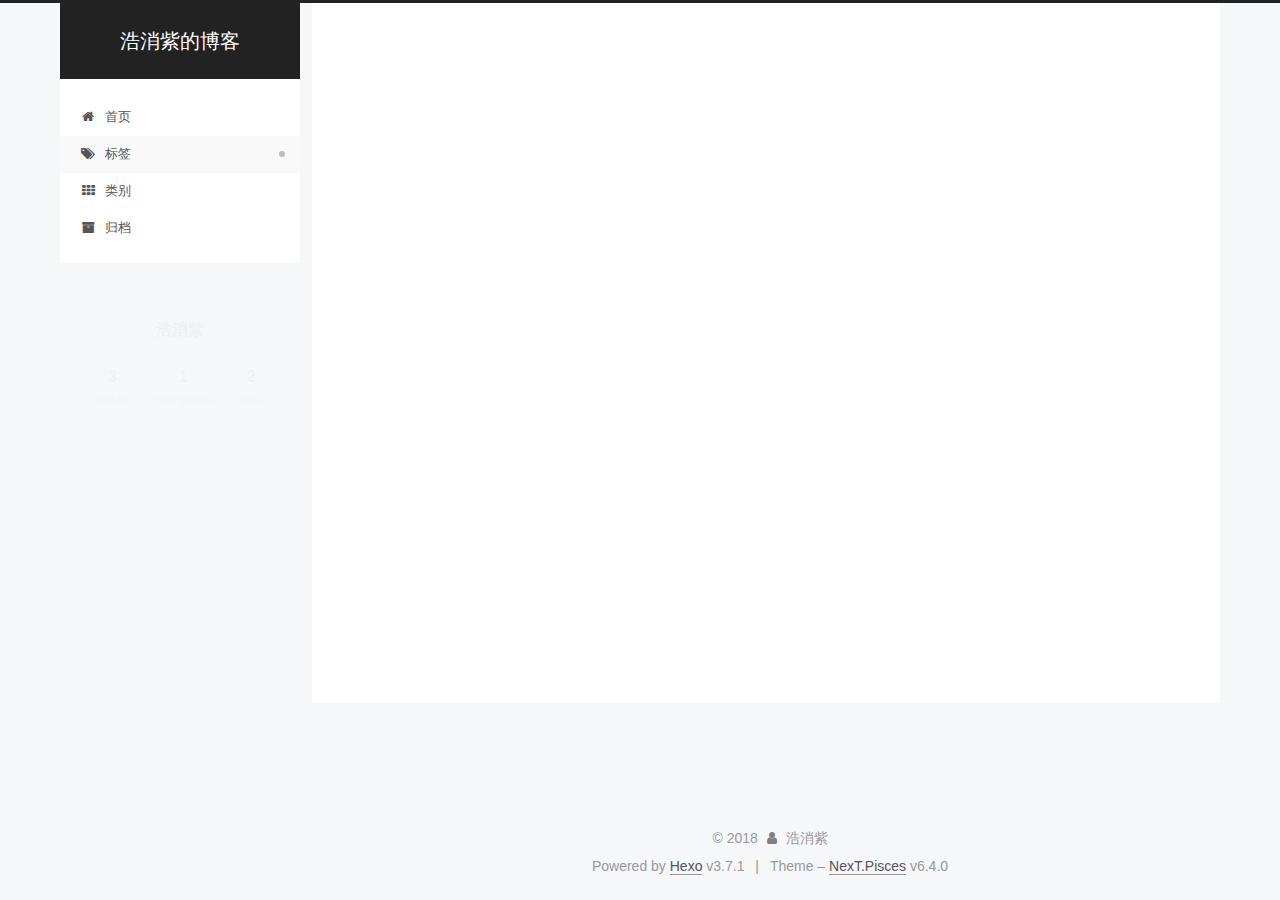
<file: tags/java/index.html>
<!DOCTYPE html>












  


<html class="theme-next pisces use-motion" lang="zh-Hans">
<head>
  <meta charset="UTF-8"/>
<meta http-equiv="X-UA-Compatible" content="IE=edge" />
<meta name="viewport" content="width=device-width, initial-scale=1, maximum-scale=2"/>
<meta name="theme-color" content="#222">












<meta http-equiv="Cache-Control" content="no-transform" />
<meta http-equiv="Cache-Control" content="no-siteapp" />






















<link href="/lib/font-awesome/css/font-awesome.min.css?v=4.6.2" rel="stylesheet" type="text/css" />

<link href="/css/main.css?v=6.4.0" rel="stylesheet" type="text/css" />


  <link rel="apple-touch-icon" sizes="180x180" href="/images/apple-touch-icon-next.png?v=6.4.0">


  <link rel="icon" type="image/png" sizes="32x32" href="/images/favicon-32x32-next.png?v=6.4.0">


  <link rel="icon" type="image/png" sizes="16x16" href="/images/favicon-16x16-next.png?v=6.4.0">


  <link rel="mask-icon" href="/images/logo.svg?v=6.4.0" color="#222">









<script type="text/javascript" id="hexo.configurations">
  var NexT = window.NexT || {};
  var CONFIG = {
    root: '/',
    scheme: 'Pisces',
    version: '6.4.0',
    sidebar: {"position":"left","display":"post","offset":12,"b2t":false,"scrollpercent":false,"onmobile":false},
    fancybox: false,
    fastclick: false,
    lazyload: false,
    tabs: true,
    motion: {"enable":true,"async":false,"transition":{"post_block":"fadeIn","post_header":"slideDownIn","post_body":"slideDownIn","coll_header":"slideLeftIn","sidebar":"slideUpIn"}},
    algolia: {
      applicationID: '',
      apiKey: '',
      indexName: '',
      hits: {"per_page":10},
      labels: {"input_placeholder":"Search for Posts","hits_empty":"We didn't find any results for the search: ${query}","hits_stats":"${hits} results found in ${time} ms"}
    }
  };
</script>


  




  <meta property="og:type" content="website">
<meta property="og:title" content="浩消紫的博客">
<meta property="og:url" content="http://yoursite.com/tags/java/index.html">
<meta property="og:site_name" content="浩消紫的博客">
<meta property="og:locale" content="zh-Hans">
<meta name="twitter:card" content="summary">
<meta name="twitter:title" content="浩消紫的博客">






  <link rel="canonical" href="http://yoursite.com/tags/java/"/>



<script type="text/javascript" id="page.configurations">
  CONFIG.page = {
    sidebar: "",
  };
</script>

  <title>Tag: java | 浩消紫的博客</title>
  









  <noscript>
  <style type="text/css">
    .use-motion .motion-element,
    .use-motion .brand,
    .use-motion .menu-item,
    .sidebar-inner,
    .use-motion .post-block,
    .use-motion .pagination,
    .use-motion .comments,
    .use-motion .post-header,
    .use-motion .post-body,
    .use-motion .collection-title { opacity: initial; }

    .use-motion .logo,
    .use-motion .site-title,
    .use-motion .site-subtitle {
      opacity: initial;
      top: initial;
    }

    .use-motion {
      .logo-line-before i { left: initial; }
      .logo-line-after i { right: initial; }
    }
  </style>
</noscript>

</head>

<body itemscope itemtype="http://schema.org/WebPage" lang="zh-Hans">

  
  
    
  

  <div class="container sidebar-position-left ">
    <div class="headband"></div>

    <header id="header" class="header" itemscope itemtype="http://schema.org/WPHeader">
      <div class="header-inner"><div class="site-brand-wrapper">
  <div class="site-meta ">
    

    <div class="custom-logo-site-title">
      <a href="/" class="brand" rel="start">
        <span class="logo-line-before"><i></i></span>
        <span class="site-title">浩消紫的博客</span>
        <span class="logo-line-after"><i></i></span>
      </a>
    </div>
    
  </div>

  <div class="site-nav-toggle">
    <button aria-label="Toggle navigation bar">
      <span class="btn-bar"></span>
      <span class="btn-bar"></span>
      <span class="btn-bar"></span>
    </button>
  </div>
</div>



<nav class="site-nav">
  
    <ul id="menu" class="menu">
      
        
        
        
          
          <li class="menu-item menu-item-首页">
    <a href="/" rel="section">
      <i class="menu-item-icon fa fa-fw fa-home"></i> <br />首页</a>
  </li>
        
        
        
          
          <li class="menu-item menu-item-标签 menu-item-active">
    <a href="/tags/" rel="section">
      <i class="menu-item-icon fa fa-fw fa-tags"></i> <br />标签</a>
  </li>
        
        
        
          
          <li class="menu-item menu-item-类别">
    <a href="/categories/" rel="section">
      <i class="menu-item-icon fa fa-fw fa-th"></i> <br />类别</a>
  </li>
        
        
        
          
          <li class="menu-item menu-item-归档">
    <a href="/archives/" rel="section">
      <i class="menu-item-icon fa fa-fw fa-archive"></i> <br />归档</a>
  </li>

      
      
    </ul>
  

  

  
</nav>



  



</div>
    </header>

    


    <main id="main" class="main">
      <div class="main-inner">
        <div class="content-wrap">
          
            

    
    
      
      
    
      
      
    
      
      
    
      
      
    
    

  


          
          <div id="content" class="content">
            

  
  
  
  <div class="post-block tag">

    <div id="posts" class="posts-collapse">
      <div class="collection-title">
        <h1>java<small>Tag</small>
        </h1>
      </div>

      
        

  <article class="post post-type-normal" itemscope itemtype="http://schema.org/Article">
    <header class="post-header">

      <h2 class="post-title">
        
            <a class="post-title-link" href="/2018/09/17/LinkedList/" itemprop="url">
              
                <span itemprop="name">LinkedList</span>
              
            </a>
        
      </h2>

      <div class="post-meta">
        <time class="post-time" itemprop="dateCreated"
              datetime="2018-09-17T09:52:05+08:00"
              content="2018-09-17" >
          09-17
        </time>
      </div>

    </header>
  </article>


      
        

  <article class="post post-type-normal" itemscope itemtype="http://schema.org/Article">
    <header class="post-header">

      <h2 class="post-title">
        
            <a class="post-title-link" href="/2018/09/13/Arraylist/" itemprop="url">
              
                <span itemprop="name">Arraylist</span>
              
            </a>
        
      </h2>

      <div class="post-meta">
        <time class="post-time" itemprop="dateCreated"
              datetime="2018-09-13T10:43:17+08:00"
              content="2018-09-13" >
          09-13
        </time>
      </div>

    </header>
  </article>


      
    </div>

  </div>
  
  
  

  


          </div>
          

        </div>
        
          
  
  <div class="sidebar-toggle">
    <div class="sidebar-toggle-line-wrap">
      <span class="sidebar-toggle-line sidebar-toggle-line-first"></span>
      <span class="sidebar-toggle-line sidebar-toggle-line-middle"></span>
      <span class="sidebar-toggle-line sidebar-toggle-line-last"></span>
    </div>
  </div>

  <aside id="sidebar" class="sidebar">
    
    <div class="sidebar-inner">

      

      

      <section class="site-overview-wrap sidebar-panel sidebar-panel-active">
        <div class="site-overview">
          <div class="site-author motion-element" itemprop="author" itemscope itemtype="http://schema.org/Person">
            
              <p class="site-author-name" itemprop="name">浩消紫</p>
              <p class="site-description motion-element" itemprop="description"></p>
          </div>

          
            <nav class="site-state motion-element">
              
                <div class="site-state-item site-state-posts">
                
                  <a href="/archives">
                
                    <span class="site-state-item-count">3</span>
                    <span class="site-state-item-name">posts</span>
                  </a>
                </div>
              

              
                
                
                <div class="site-state-item site-state-categories">
                  <a href="/categories/index.html">
                    
                    
                      
                    
                    <span class="site-state-item-count">1</span>
                    <span class="site-state-item-name">categories</span>
                  </a>
                </div>
              

              
                
                
                <div class="site-state-item site-state-tags">
                  <a href="/tags/index.html">
                    
                    
                      
                    
                      
                    
                    <span class="site-state-item-count">2</span>
                    <span class="site-state-item-name">tags</span>
                  </a>
                </div>
              
            </nav>
          

          

          

          
          

          
          

          
            
          
          

        </div>
      </section>

      

      

    </div>
  </aside>


        
      </div>
    </main>

    <footer id="footer" class="footer">
      <div class="footer-inner">
        <div class="copyright">&copy; <span itemprop="copyrightYear">2018</span>
  <span class="with-love" id="animate">
    <i class="fa fa-user"></i>
  </span>
  <span class="author" itemprop="copyrightHolder">浩消紫</span>

  

  
</div>




  <div class="powered-by">Powered by <a class="theme-link" target="_blank" href="https://hexo.io">Hexo</a> v3.7.1</div>



  <span class="post-meta-divider">|</span>



  <div class="theme-info">Theme – <a class="theme-link" target="_blank" href="https://theme-next.org">NexT.Pisces</a> v6.4.0</div>




        








        
      </div>
    </footer>

    
      <div class="back-to-top">
        <i class="fa fa-arrow-up"></i>
        
      </div>
    

    
	
    

    
  </div>

  

<script type="text/javascript">
  if (Object.prototype.toString.call(window.Promise) !== '[object Function]') {
    window.Promise = null;
  }
</script>


























  
  
    <script type="text/javascript" src="/lib/jquery/index.js?v=2.1.3"></script>
  

  
  
    <script type="text/javascript" src="/lib/velocity/velocity.min.js?v=1.2.1"></script>
  

  
  
    <script type="text/javascript" src="/lib/velocity/velocity.ui.min.js?v=1.2.1"></script>
  


  


  <script type="text/javascript" src="/js/src/utils.js?v=6.4.0"></script>

  <script type="text/javascript" src="/js/src/motion.js?v=6.4.0"></script>



  
  


  <script type="text/javascript" src="/js/src/affix.js?v=6.4.0"></script>

  <script type="text/javascript" src="/js/src/schemes/pisces.js?v=6.4.0"></script>



  

  


  <script type="text/javascript" src="/js/src/bootstrap.js?v=6.4.0"></script>



  



  










  





  

  

  

  

  
  

  

  

  

  

  

</body>
</html>
</file>
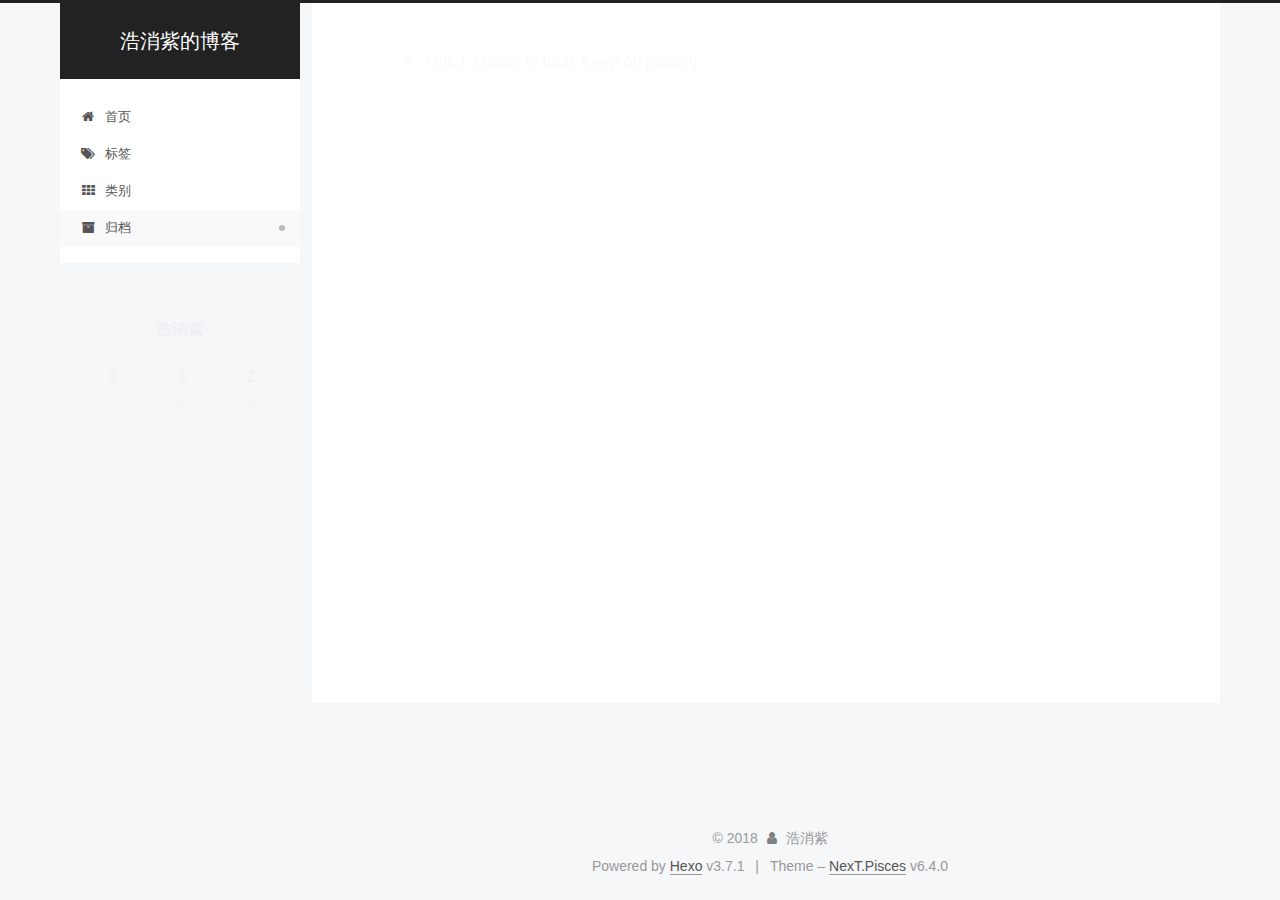
<file: archives/2018/08/index.html>
<!DOCTYPE html>












  


<html class="theme-next pisces use-motion" lang="zh-Hans">
<head>
  <meta charset="UTF-8"/>
<meta http-equiv="X-UA-Compatible" content="IE=edge" />
<meta name="viewport" content="width=device-width, initial-scale=1, maximum-scale=2"/>
<meta name="theme-color" content="#222">












<meta http-equiv="Cache-Control" content="no-transform" />
<meta http-equiv="Cache-Control" content="no-siteapp" />






















<link href="/lib/font-awesome/css/font-awesome.min.css?v=4.6.2" rel="stylesheet" type="text/css" />

<link href="/css/main.css?v=6.4.0" rel="stylesheet" type="text/css" />


  <link rel="apple-touch-icon" sizes="180x180" href="/images/apple-touch-icon-next.png?v=6.4.0">


  <link rel="icon" type="image/png" sizes="32x32" href="/images/favicon-32x32-next.png?v=6.4.0">


  <link rel="icon" type="image/png" sizes="16x16" href="/images/favicon-16x16-next.png?v=6.4.0">


  <link rel="mask-icon" href="/images/logo.svg?v=6.4.0" color="#222">









<script type="text/javascript" id="hexo.configurations">
  var NexT = window.NexT || {};
  var CONFIG = {
    root: '/',
    scheme: 'Pisces',
    version: '6.4.0',
    sidebar: {"position":"left","display":"post","offset":12,"b2t":false,"scrollpercent":false,"onmobile":false},
    fancybox: false,
    fastclick: false,
    lazyload: false,
    tabs: true,
    motion: {"enable":true,"async":false,"transition":{"post_block":"fadeIn","post_header":"slideDownIn","post_body":"slideDownIn","coll_header":"slideLeftIn","sidebar":"slideUpIn"}},
    algolia: {
      applicationID: '',
      apiKey: '',
      indexName: '',
      hits: {"per_page":10},
      labels: {"input_placeholder":"Search for Posts","hits_empty":"We didn't find any results for the search: ${query}","hits_stats":"${hits} results found in ${time} ms"}
    }
  };
</script>


  




  <meta property="og:type" content="website">
<meta property="og:title" content="浩消紫的博客">
<meta property="og:url" content="http://yoursite.com/archives/2018/08/index.html">
<meta property="og:site_name" content="浩消紫的博客">
<meta property="og:locale" content="zh-Hans">
<meta name="twitter:card" content="summary">
<meta name="twitter:title" content="浩消紫的博客">






  <link rel="canonical" href="http://yoursite.com/archives/2018/08/"/>



<script type="text/javascript" id="page.configurations">
  CONFIG.page = {
    sidebar: "",
  };
</script>

  <title>Archive | 浩消紫的博客</title>
  









  <noscript>
  <style type="text/css">
    .use-motion .motion-element,
    .use-motion .brand,
    .use-motion .menu-item,
    .sidebar-inner,
    .use-motion .post-block,
    .use-motion .pagination,
    .use-motion .comments,
    .use-motion .post-header,
    .use-motion .post-body,
    .use-motion .collection-title { opacity: initial; }

    .use-motion .logo,
    .use-motion .site-title,
    .use-motion .site-subtitle {
      opacity: initial;
      top: initial;
    }

    .use-motion {
      .logo-line-before i { left: initial; }
      .logo-line-after i { right: initial; }
    }
  </style>
</noscript>

</head>

<body itemscope itemtype="http://schema.org/WebPage" lang="zh-Hans">

  
  
    
  

  <div class="container sidebar-position-left page-archive">
    <div class="headband"></div>

    <header id="header" class="header" itemscope itemtype="http://schema.org/WPHeader">
      <div class="header-inner"><div class="site-brand-wrapper">
  <div class="site-meta ">
    

    <div class="custom-logo-site-title">
      <a href="/" class="brand" rel="start">
        <span class="logo-line-before"><i></i></span>
        <span class="site-title">浩消紫的博客</span>
        <span class="logo-line-after"><i></i></span>
      </a>
    </div>
    
  </div>

  <div class="site-nav-toggle">
    <button aria-label="Toggle navigation bar">
      <span class="btn-bar"></span>
      <span class="btn-bar"></span>
      <span class="btn-bar"></span>
    </button>
  </div>
</div>



<nav class="site-nav">
  
    <ul id="menu" class="menu">
      
        
        
        
          
          <li class="menu-item menu-item-首页">
    <a href="/" rel="section">
      <i class="menu-item-icon fa fa-fw fa-home"></i> <br />首页</a>
  </li>
        
        
        
          
          <li class="menu-item menu-item-标签">
    <a href="/tags/" rel="section">
      <i class="menu-item-icon fa fa-fw fa-tags"></i> <br />标签</a>
  </li>
        
        
        
          
          <li class="menu-item menu-item-类别">
    <a href="/categories/" rel="section">
      <i class="menu-item-icon fa fa-fw fa-th"></i> <br />类别</a>
  </li>
        
        
        
          
          <li class="menu-item menu-item-归档 menu-item-active">
    <a href="/archives/" rel="section">
      <i class="menu-item-icon fa fa-fw fa-archive"></i> <br />归档</a>
  </li>

      
      
    </ul>
  

  

  
</nav>



  



</div>
    </header>

    


    <main id="main" class="main">
      <div class="main-inner">
        <div class="content-wrap">
          
            

    
    
      
      
    
      
      
    
      
      
    
      
      
    
    

  


          
          <div id="content" class="content">
            

  
  
  
  <div class="post-block archive">
    <div id="posts" class="posts-collapse">
      <span class="archive-move-on"></span>

      
      <span class="archive-page-counter">
        
        
        
          
        
        Um..! 3 posts in total. Keep on posting.
      </span>
      

      

        
        
        

        
          
          <div class="collection-title">
            <h1 class="archive-year" id="archive-year-2018">2018</h1>
          </div>
        
        

        

  <article class="post post-type-normal" itemscope itemtype="http://schema.org/Article">
    <header class="post-header">

      <h2 class="post-title">
        
            <a class="post-title-link" href="/2018/08/27/hello-world/" itemprop="url">
              
                <span itemprop="name">Hello World</span>
              
            </a>
        
      </h2>

      <div class="post-meta">
        <time class="post-time" itemprop="dateCreated"
              datetime="2018-08-27T10:18:57+08:00"
              content="2018-08-27" >
          08-27
        </time>
      </div>

    </header>
  </article>



      

    </div>
  </div>
  
  
  

  



          </div>
          

        </div>
        
          
  
  <div class="sidebar-toggle">
    <div class="sidebar-toggle-line-wrap">
      <span class="sidebar-toggle-line sidebar-toggle-line-first"></span>
      <span class="sidebar-toggle-line sidebar-toggle-line-middle"></span>
      <span class="sidebar-toggle-line sidebar-toggle-line-last"></span>
    </div>
  </div>

  <aside id="sidebar" class="sidebar">
    
    <div class="sidebar-inner">

      

      

      <section class="site-overview-wrap sidebar-panel sidebar-panel-active">
        <div class="site-overview">
          <div class="site-author motion-element" itemprop="author" itemscope itemtype="http://schema.org/Person">
            
              <p class="site-author-name" itemprop="name">浩消紫</p>
              <p class="site-description motion-element" itemprop="description"></p>
          </div>

          
            <nav class="site-state motion-element">
              
                <div class="site-state-item site-state-posts">
                
                  <a href="/archives">
                
                    <span class="site-state-item-count">3</span>
                    <span class="site-state-item-name">posts</span>
                  </a>
                </div>
              

              
                
                
                <div class="site-state-item site-state-categories">
                  <a href="/categories/index.html">
                    
                    
                      
                    
                    <span class="site-state-item-count">1</span>
                    <span class="site-state-item-name">categories</span>
                  </a>
                </div>
              

              
                
                
                <div class="site-state-item site-state-tags">
                  <a href="/tags/index.html">
                    
                    
                      
                    
                      
                    
                    <span class="site-state-item-count">2</span>
                    <span class="site-state-item-name">tags</span>
                  </a>
                </div>
              
            </nav>
          

          

          

          
          

          
          

          
            
          
          

        </div>
      </section>

      

      

    </div>
  </aside>


        
      </div>
    </main>

    <footer id="footer" class="footer">
      <div class="footer-inner">
        <div class="copyright">&copy; <span itemprop="copyrightYear">2018</span>
  <span class="with-love" id="animate">
    <i class="fa fa-user"></i>
  </span>
  <span class="author" itemprop="copyrightHolder">浩消紫</span>

  

  
</div>




  <div class="powered-by">Powered by <a class="theme-link" target="_blank" href="https://hexo.io">Hexo</a> v3.7.1</div>



  <span class="post-meta-divider">|</span>



  <div class="theme-info">Theme – <a class="theme-link" target="_blank" href="https://theme-next.org">NexT.Pisces</a> v6.4.0</div>




        








        
      </div>
    </footer>

    
      <div class="back-to-top">
        <i class="fa fa-arrow-up"></i>
        
      </div>
    

    
	
    

    
  </div>

  

<script type="text/javascript">
  if (Object.prototype.toString.call(window.Promise) !== '[object Function]') {
    window.Promise = null;
  }
</script>


























  
  
    <script type="text/javascript" src="/lib/jquery/index.js?v=2.1.3"></script>
  

  
  
    <script type="text/javascript" src="/lib/velocity/velocity.min.js?v=1.2.1"></script>
  

  
  
    <script type="text/javascript" src="/lib/velocity/velocity.ui.min.js?v=1.2.1"></script>
  


  


  <script type="text/javascript" src="/js/src/utils.js?v=6.4.0"></script>

  <script type="text/javascript" src="/js/src/motion.js?v=6.4.0"></script>



  
  


  <script type="text/javascript" src="/js/src/affix.js?v=6.4.0"></script>

  <script type="text/javascript" src="/js/src/schemes/pisces.js?v=6.4.0"></script>



  

  


  <script type="text/javascript" src="/js/src/bootstrap.js?v=6.4.0"></script>



  



  










  





  

  

  

  

  
  

  

  

  

  

  

</body>
</html>
</file>
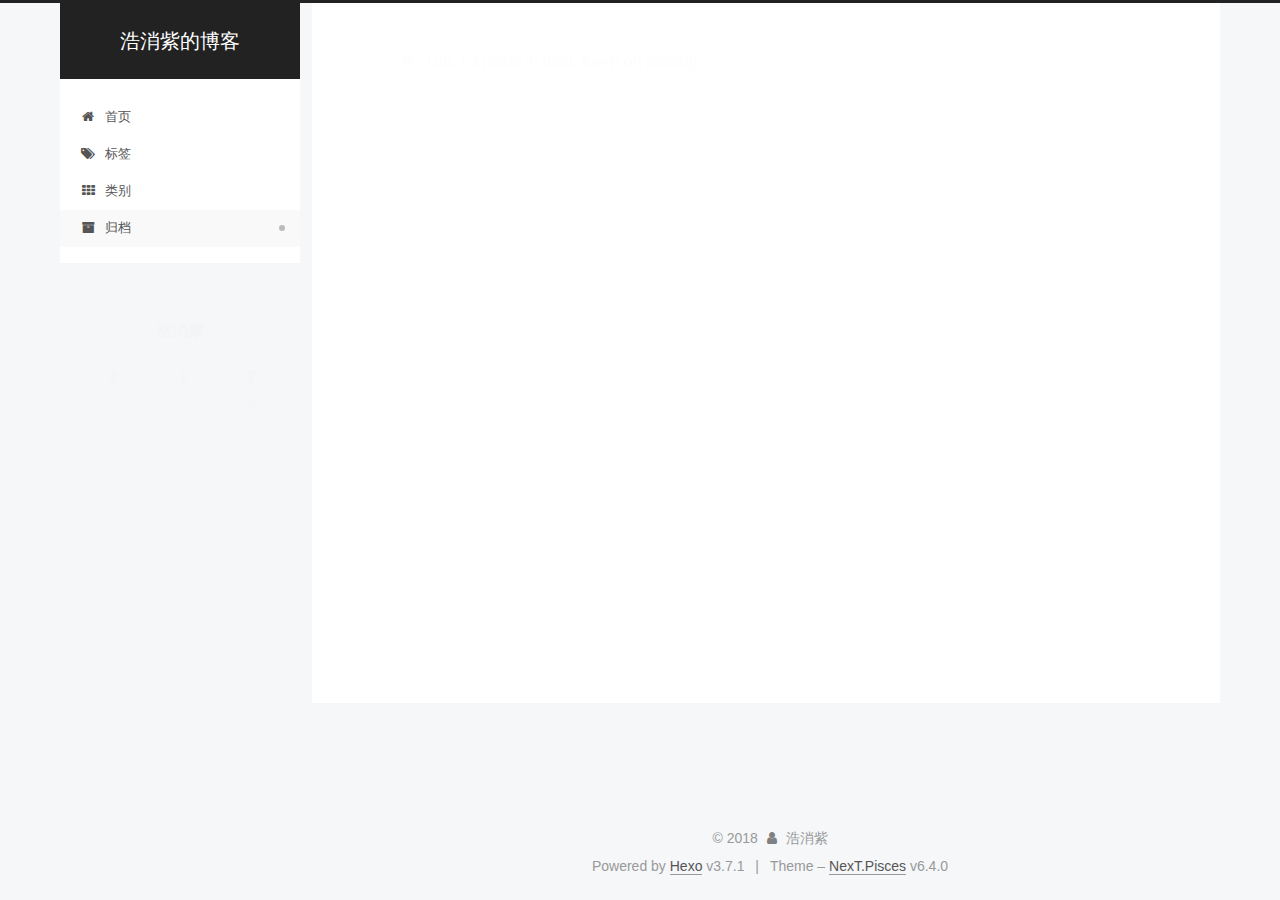
<file: archives/2018/09/index.html>
<!DOCTYPE html>












  


<html class="theme-next pisces use-motion" lang="zh-Hans">
<head>
  <meta charset="UTF-8"/>
<meta http-equiv="X-UA-Compatible" content="IE=edge" />
<meta name="viewport" content="width=device-width, initial-scale=1, maximum-scale=2"/>
<meta name="theme-color" content="#222">












<meta http-equiv="Cache-Control" content="no-transform" />
<meta http-equiv="Cache-Control" content="no-siteapp" />






















<link href="/lib/font-awesome/css/font-awesome.min.css?v=4.6.2" rel="stylesheet" type="text/css" />

<link href="/css/main.css?v=6.4.0" rel="stylesheet" type="text/css" />


  <link rel="apple-touch-icon" sizes="180x180" href="/images/apple-touch-icon-next.png?v=6.4.0">


  <link rel="icon" type="image/png" sizes="32x32" href="/images/favicon-32x32-next.png?v=6.4.0">


  <link rel="icon" type="image/png" sizes="16x16" href="/images/favicon-16x16-next.png?v=6.4.0">


  <link rel="mask-icon" href="/images/logo.svg?v=6.4.0" color="#222">









<script type="text/javascript" id="hexo.configurations">
  var NexT = window.NexT || {};
  var CONFIG = {
    root: '/',
    scheme: 'Pisces',
    version: '6.4.0',
    sidebar: {"position":"left","display":"post","offset":12,"b2t":false,"scrollpercent":false,"onmobile":false},
    fancybox: false,
    fastclick: false,
    lazyload: false,
    tabs: true,
    motion: {"enable":true,"async":false,"transition":{"post_block":"fadeIn","post_header":"slideDownIn","post_body":"slideDownIn","coll_header":"slideLeftIn","sidebar":"slideUpIn"}},
    algolia: {
      applicationID: '',
      apiKey: '',
      indexName: '',
      hits: {"per_page":10},
      labels: {"input_placeholder":"Search for Posts","hits_empty":"We didn't find any results for the search: ${query}","hits_stats":"${hits} results found in ${time} ms"}
    }
  };
</script>


  




  <meta property="og:type" content="website">
<meta property="og:title" content="浩消紫的博客">
<meta property="og:url" content="http://yoursite.com/archives/2018/09/index.html">
<meta property="og:site_name" content="浩消紫的博客">
<meta property="og:locale" content="zh-Hans">
<meta name="twitter:card" content="summary">
<meta name="twitter:title" content="浩消紫的博客">






  <link rel="canonical" href="http://yoursite.com/archives/2018/09/"/>



<script type="text/javascript" id="page.configurations">
  CONFIG.page = {
    sidebar: "",
  };
</script>

  <title>Archive | 浩消紫的博客</title>
  









  <noscript>
  <style type="text/css">
    .use-motion .motion-element,
    .use-motion .brand,
    .use-motion .menu-item,
    .sidebar-inner,
    .use-motion .post-block,
    .use-motion .pagination,
    .use-motion .comments,
    .use-motion .post-header,
    .use-motion .post-body,
    .use-motion .collection-title { opacity: initial; }

    .use-motion .logo,
    .use-motion .site-title,
    .use-motion .site-subtitle {
      opacity: initial;
      top: initial;
    }

    .use-motion {
      .logo-line-before i { left: initial; }
      .logo-line-after i { right: initial; }
    }
  </style>
</noscript>

</head>

<body itemscope itemtype="http://schema.org/WebPage" lang="zh-Hans">

  
  
    
  

  <div class="container sidebar-position-left page-archive">
    <div class="headband"></div>

    <header id="header" class="header" itemscope itemtype="http://schema.org/WPHeader">
      <div class="header-inner"><div class="site-brand-wrapper">
  <div class="site-meta ">
    

    <div class="custom-logo-site-title">
      <a href="/" class="brand" rel="start">
        <span class="logo-line-before"><i></i></span>
        <span class="site-title">浩消紫的博客</span>
        <span class="logo-line-after"><i></i></span>
      </a>
    </div>
    
  </div>

  <div class="site-nav-toggle">
    <button aria-label="Toggle navigation bar">
      <span class="btn-bar"></span>
      <span class="btn-bar"></span>
      <span class="btn-bar"></span>
    </button>
  </div>
</div>



<nav class="site-nav">
  
    <ul id="menu" class="menu">
      
        
        
        
          
          <li class="menu-item menu-item-首页">
    <a href="/" rel="section">
      <i class="menu-item-icon fa fa-fw fa-home"></i> <br />首页</a>
  </li>
        
        
        
          
          <li class="menu-item menu-item-标签">
    <a href="/tags/" rel="section">
      <i class="menu-item-icon fa fa-fw fa-tags"></i> <br />标签</a>
  </li>
        
        
        
          
          <li class="menu-item menu-item-类别">
    <a href="/categories/" rel="section">
      <i class="menu-item-icon fa fa-fw fa-th"></i> <br />类别</a>
  </li>
        
        
        
          
          <li class="menu-item menu-item-归档 menu-item-active">
    <a href="/archives/" rel="section">
      <i class="menu-item-icon fa fa-fw fa-archive"></i> <br />归档</a>
  </li>

      
      
    </ul>
  

  

  
</nav>



  



</div>
    </header>

    


    <main id="main" class="main">
      <div class="main-inner">
        <div class="content-wrap">
          
            

    
    
      
      
    
      
      
    
      
      
    
      
      
    
    

  


          
          <div id="content" class="content">
            

  
  
  
  <div class="post-block archive">
    <div id="posts" class="posts-collapse">
      <span class="archive-move-on"></span>

      
      <span class="archive-page-counter">
        
        
        
          
        
        Um..! 3 posts in total. Keep on posting.
      </span>
      

      

        
        
        

        
          
          <div class="collection-title">
            <h1 class="archive-year" id="archive-year-2018">2018</h1>
          </div>
        
        

        

  <article class="post post-type-normal" itemscope itemtype="http://schema.org/Article">
    <header class="post-header">

      <h2 class="post-title">
        
            <a class="post-title-link" href="/2018/09/17/LinkedList/" itemprop="url">
              
                <span itemprop="name">LinkedList</span>
              
            </a>
        
      </h2>

      <div class="post-meta">
        <time class="post-time" itemprop="dateCreated"
              datetime="2018-09-17T09:52:05+08:00"
              content="2018-09-17" >
          09-17
        </time>
      </div>

    </header>
  </article>



      

        
        
        

        
        

        

  <article class="post post-type-normal" itemscope itemtype="http://schema.org/Article">
    <header class="post-header">

      <h2 class="post-title">
        
            <a class="post-title-link" href="/2018/09/13/Arraylist/" itemprop="url">
              
                <span itemprop="name">Arraylist</span>
              
            </a>
        
      </h2>

      <div class="post-meta">
        <time class="post-time" itemprop="dateCreated"
              datetime="2018-09-13T10:43:17+08:00"
              content="2018-09-13" >
          09-13
        </time>
      </div>

    </header>
  </article>



      

    </div>
  </div>
  
  
  

  



          </div>
          

        </div>
        
          
  
  <div class="sidebar-toggle">
    <div class="sidebar-toggle-line-wrap">
      <span class="sidebar-toggle-line sidebar-toggle-line-first"></span>
      <span class="sidebar-toggle-line sidebar-toggle-line-middle"></span>
      <span class="sidebar-toggle-line sidebar-toggle-line-last"></span>
    </div>
  </div>

  <aside id="sidebar" class="sidebar">
    
    <div class="sidebar-inner">

      

      

      <section class="site-overview-wrap sidebar-panel sidebar-panel-active">
        <div class="site-overview">
          <div class="site-author motion-element" itemprop="author" itemscope itemtype="http://schema.org/Person">
            
              <p class="site-author-name" itemprop="name">浩消紫</p>
              <p class="site-description motion-element" itemprop="description"></p>
          </div>

          
            <nav class="site-state motion-element">
              
                <div class="site-state-item site-state-posts">
                
                  <a href="/archives">
                
                    <span class="site-state-item-count">3</span>
                    <span class="site-state-item-name">posts</span>
                  </a>
                </div>
              

              
                
                
                <div class="site-state-item site-state-categories">
                  <a href="/categories/index.html">
                    
                    
                      
                    
                    <span class="site-state-item-count">1</span>
                    <span class="site-state-item-name">categories</span>
                  </a>
                </div>
              

              
                
                
                <div class="site-state-item site-state-tags">
                  <a href="/tags/index.html">
                    
                    
                      
                    
                      
                    
                    <span class="site-state-item-count">2</span>
                    <span class="site-state-item-name">tags</span>
                  </a>
                </div>
              
            </nav>
          

          

          

          
          

          
          

          
            
          
          

        </div>
      </section>

      

      

    </div>
  </aside>


        
      </div>
    </main>

    <footer id="footer" class="footer">
      <div class="footer-inner">
        <div class="copyright">&copy; <span itemprop="copyrightYear">2018</span>
  <span class="with-love" id="animate">
    <i class="fa fa-user"></i>
  </span>
  <span class="author" itemprop="copyrightHolder">浩消紫</span>

  

  
</div>




  <div class="powered-by">Powered by <a class="theme-link" target="_blank" href="https://hexo.io">Hexo</a> v3.7.1</div>



  <span class="post-meta-divider">|</span>



  <div class="theme-info">Theme – <a class="theme-link" target="_blank" href="https://theme-next.org">NexT.Pisces</a> v6.4.0</div>




        








        
      </div>
    </footer>

    
      <div class="back-to-top">
        <i class="fa fa-arrow-up"></i>
        
      </div>
    

    
	
    

    
  </div>

  

<script type="text/javascript">
  if (Object.prototype.toString.call(window.Promise) !== '[object Function]') {
    window.Promise = null;
  }
</script>


























  
  
    <script type="text/javascript" src="/lib/jquery/index.js?v=2.1.3"></script>
  

  
  
    <script type="text/javascript" src="/lib/velocity/velocity.min.js?v=1.2.1"></script>
  

  
  
    <script type="text/javascript" src="/lib/velocity/velocity.ui.min.js?v=1.2.1"></script>
  


  


  <script type="text/javascript" src="/js/src/utils.js?v=6.4.0"></script>

  <script type="text/javascript" src="/js/src/motion.js?v=6.4.0"></script>



  
  


  <script type="text/javascript" src="/js/src/affix.js?v=6.4.0"></script>

  <script type="text/javascript" src="/js/src/schemes/pisces.js?v=6.4.0"></script>



  

  


  <script type="text/javascript" src="/js/src/bootstrap.js?v=6.4.0"></script>



  



  










  





  

  

  

  

  
  

  

  

  

  

  

</body>
</html>
</file>
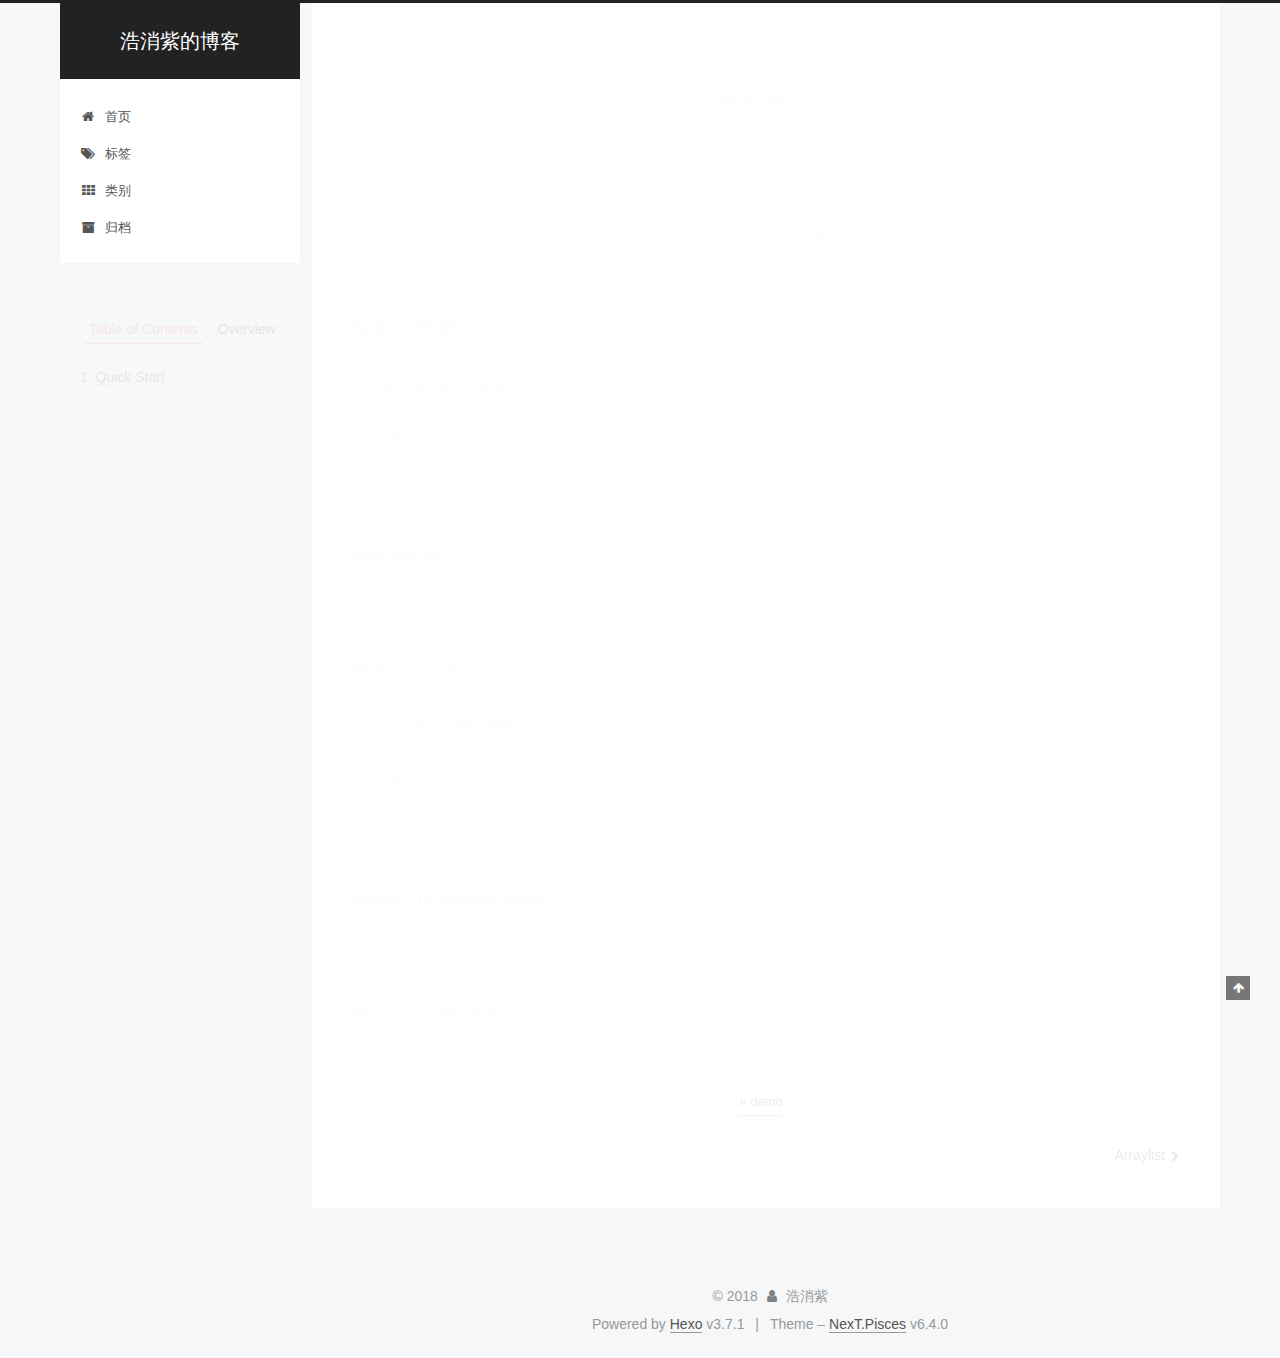
<file: 2018/08/27/hello-world/index.html>
<!DOCTYPE html>












  


<html class="theme-next pisces use-motion" lang="zh-Hans">
<head>
  <meta charset="UTF-8"/>
<meta http-equiv="X-UA-Compatible" content="IE=edge" />
<meta name="viewport" content="width=device-width, initial-scale=1, maximum-scale=2"/>
<meta name="theme-color" content="#222">












<meta http-equiv="Cache-Control" content="no-transform" />
<meta http-equiv="Cache-Control" content="no-siteapp" />






















<link href="/lib/font-awesome/css/font-awesome.min.css?v=4.6.2" rel="stylesheet" type="text/css" />

<link href="/css/main.css?v=6.4.0" rel="stylesheet" type="text/css" />


  <link rel="apple-touch-icon" sizes="180x180" href="/images/apple-touch-icon-next.png?v=6.4.0">


  <link rel="icon" type="image/png" sizes="32x32" href="/images/favicon-32x32-next.png?v=6.4.0">


  <link rel="icon" type="image/png" sizes="16x16" href="/images/favicon-16x16-next.png?v=6.4.0">


  <link rel="mask-icon" href="/images/logo.svg?v=6.4.0" color="#222">









<script type="text/javascript" id="hexo.configurations">
  var NexT = window.NexT || {};
  var CONFIG = {
    root: '/',
    scheme: 'Pisces',
    version: '6.4.0',
    sidebar: {"position":"left","display":"post","offset":12,"b2t":false,"scrollpercent":false,"onmobile":false},
    fancybox: false,
    fastclick: false,
    lazyload: false,
    tabs: true,
    motion: {"enable":true,"async":false,"transition":{"post_block":"fadeIn","post_header":"slideDownIn","post_body":"slideDownIn","coll_header":"slideLeftIn","sidebar":"slideUpIn"}},
    algolia: {
      applicationID: '',
      apiKey: '',
      indexName: '',
      hits: {"per_page":10},
      labels: {"input_placeholder":"Search for Posts","hits_empty":"We didn't find any results for the search: ${query}","hits_stats":"${hits} results found in ${time} ms"}
    }
  };
</script>


  




  <meta name="description" content="Welcome to Hexo! This is your very first post. Check documentation for more info. If you get any problems when using Hexo, you can find the answer in troubleshooting or you can ask me on GitHub. Quick">
<meta name="keywords" content="demo">
<meta property="og:type" content="article">
<meta property="og:title" content="Hello World">
<meta property="og:url" content="http://yoursite.com/2018/08/27/hello-world/index.html">
<meta property="og:site_name" content="浩消紫的博客">
<meta property="og:description" content="Welcome to Hexo! This is your very first post. Check documentation for more info. If you get any problems when using Hexo, you can find the answer in troubleshooting or you can ask me on GitHub. Quick">
<meta property="og:locale" content="zh-Hans">
<meta property="og:updated_time" content="2018-08-27T03:41:28.810Z">
<meta name="twitter:card" content="summary">
<meta name="twitter:title" content="Hello World">
<meta name="twitter:description" content="Welcome to Hexo! This is your very first post. Check documentation for more info. If you get any problems when using Hexo, you can find the answer in troubleshooting or you can ask me on GitHub. Quick">






  <link rel="canonical" href="http://yoursite.com/2018/08/27/hello-world/"/>



<script type="text/javascript" id="page.configurations">
  CONFIG.page = {
    sidebar: "",
  };
</script>

  <title>Hello World | 浩消紫的博客</title>
  









  <noscript>
  <style type="text/css">
    .use-motion .motion-element,
    .use-motion .brand,
    .use-motion .menu-item,
    .sidebar-inner,
    .use-motion .post-block,
    .use-motion .pagination,
    .use-motion .comments,
    .use-motion .post-header,
    .use-motion .post-body,
    .use-motion .collection-title { opacity: initial; }

    .use-motion .logo,
    .use-motion .site-title,
    .use-motion .site-subtitle {
      opacity: initial;
      top: initial;
    }

    .use-motion {
      .logo-line-before i { left: initial; }
      .logo-line-after i { right: initial; }
    }
  </style>
</noscript>

</head>

<body itemscope itemtype="http://schema.org/WebPage" lang="zh-Hans">

  
  
    
  

  <div class="container sidebar-position-left page-post-detail">
    <div class="headband"></div>

    <header id="header" class="header" itemscope itemtype="http://schema.org/WPHeader">
      <div class="header-inner"><div class="site-brand-wrapper">
  <div class="site-meta ">
    

    <div class="custom-logo-site-title">
      <a href="/" class="brand" rel="start">
        <span class="logo-line-before"><i></i></span>
        <span class="site-title">浩消紫的博客</span>
        <span class="logo-line-after"><i></i></span>
      </a>
    </div>
    
  </div>

  <div class="site-nav-toggle">
    <button aria-label="Toggle navigation bar">
      <span class="btn-bar"></span>
      <span class="btn-bar"></span>
      <span class="btn-bar"></span>
    </button>
  </div>
</div>



<nav class="site-nav">
  
    <ul id="menu" class="menu">
      
        
        
        
          
          <li class="menu-item menu-item-首页">
    <a href="/" rel="section">
      <i class="menu-item-icon fa fa-fw fa-home"></i> <br />首页</a>
  </li>
        
        
        
          
          <li class="menu-item menu-item-标签">
    <a href="/tags/" rel="section">
      <i class="menu-item-icon fa fa-fw fa-tags"></i> <br />标签</a>
  </li>
        
        
        
          
          <li class="menu-item menu-item-类别">
    <a href="/categories/" rel="section">
      <i class="menu-item-icon fa fa-fw fa-th"></i> <br />类别</a>
  </li>
        
        
        
          
          <li class="menu-item menu-item-归档">
    <a href="/archives/" rel="section">
      <i class="menu-item-icon fa fa-fw fa-archive"></i> <br />归档</a>
  </li>

      
      
    </ul>
  

  

  
</nav>



  



</div>
    </header>

    


    <main id="main" class="main">
      <div class="main-inner">
        <div class="content-wrap">
          
            

          
          <div id="content" class="content">
            

  <div id="posts" class="posts-expand">
    

  

  
  
  

  

  <article class="post post-type-normal" itemscope itemtype="http://schema.org/Article">
  
  
  
  <div class="post-block">
    <link itemprop="mainEntityOfPage" href="http://yoursite.com/2018/08/27/hello-world/">

    <span hidden itemprop="author" itemscope itemtype="http://schema.org/Person">
      <meta itemprop="name" content="浩消紫">
      <meta itemprop="description" content="">
      <meta itemprop="image" content="/images/avatar.gif">
    </span>

    <span hidden itemprop="publisher" itemscope itemtype="http://schema.org/Organization">
      <meta itemprop="name" content="浩消紫的博客">
    </span>

    
      <header class="post-header">

        
        
          <h1 class="post-title" itemprop="name headline">Hello World
              
            
          </h1>
        

        <div class="post-meta">
          <span class="post-time">

            
            
            

            
              <span class="post-meta-item-icon">
                <i class="fa fa-calendar-o"></i>
              </span>
              
                <span class="post-meta-item-text">Posted on</span>
              

              
                
              

              <time title="Created: 2018-08-27 10:18:57 / Modified: 11:41:28" itemprop="dateCreated datePublished" datetime="2018-08-27T10:18:57+08:00">2018-08-27</time>
            

            
              

              
            
          </span>

          

          
            
          

          
          

          

          

          

        </div>
      </header>
    

    
    
    
    <div class="post-body" itemprop="articleBody">

      
      

      
        <p>Welcome to <a href="https://hexo.io/" target="_blank" rel="noopener">Hexo</a>! This is your very first post. Check <a href="https://hexo.io/docs/" target="_blank" rel="noopener">documentation</a> for more info. If you get any problems when using Hexo, you can find the answer in <a href="https://hexo.io/docs/troubleshooting.html" target="_blank" rel="noopener">troubleshooting</a> or you can ask me on <a href="https://github.com/hexojs/hexo/issues" target="_blank" rel="noopener">GitHub</a>.</p>
<h2 id="Quick-Start"><a href="#Quick-Start" class="headerlink" title="Quick Start"></a>Quick Start</h2><h3 id="Create-a-new-post"><a href="#Create-a-new-post" class="headerlink" title="Create a new post"></a>Create a new post</h3><figure class="highlight bash"><table><tr><td class="gutter"><pre><span class="line">1</span><br></pre></td><td class="code"><pre><span class="line">$ hexo new <span class="string">"My New Post"</span></span><br></pre></td></tr></table></figure>
<a id="more"></a>
<p>More info: <a href="https://hexo.io/docs/writing.html" target="_blank" rel="noopener">Writing</a></p>
<h3 id="Run-server"><a href="#Run-server" class="headerlink" title="Run server"></a>Run server</h3><figure class="highlight bash"><table><tr><td class="gutter"><pre><span class="line">1</span><br></pre></td><td class="code"><pre><span class="line">$ hexo server</span><br></pre></td></tr></table></figure>
<p>More info: <a href="https://hexo.io/docs/server.html" target="_blank" rel="noopener">Server</a></p>
<h3 id="Generate-static-files"><a href="#Generate-static-files" class="headerlink" title="Generate static files"></a>Generate static files</h3><figure class="highlight bash"><table><tr><td class="gutter"><pre><span class="line">1</span><br></pre></td><td class="code"><pre><span class="line">$ hexo generate</span><br></pre></td></tr></table></figure>
<p>More info: <a href="https://hexo.io/docs/generating.html" target="_blank" rel="noopener">Generating</a></p>
<h3 id="Deploy-to-remote-sites"><a href="#Deploy-to-remote-sites" class="headerlink" title="Deploy to remote sites"></a>Deploy to remote sites</h3><figure class="highlight bash"><table><tr><td class="gutter"><pre><span class="line">1</span><br></pre></td><td class="code"><pre><span class="line">$ hexo deploy</span><br></pre></td></tr></table></figure>
<p>More info: <a href="https://hexo.io/docs/deployment.html" target="_blank" rel="noopener">Deployment</a></p>

      
    </div>

    

    
    
    

    

    

    

    <footer class="post-footer">
      
        <div class="post-tags">
          
            <a href="/tags/demo/" rel="tag"># demo</a>
          
        </div>
      

      
      
      

      
        <div class="post-nav">
          <div class="post-nav-next post-nav-item">
            
          </div>

          <span class="post-nav-divider"></span>

          <div class="post-nav-prev post-nav-item">
            
              <a href="/2018/09/13/Arraylist/" rel="prev" title="Arraylist">
                Arraylist <i class="fa fa-chevron-right"></i>
              </a>
            
          </div>
        </div>
      

      
      
    </footer>
  </div>
  
  
  
  </article>


  </div>


          </div>
          

  



        </div>
        
          
  
  <div class="sidebar-toggle">
    <div class="sidebar-toggle-line-wrap">
      <span class="sidebar-toggle-line sidebar-toggle-line-first"></span>
      <span class="sidebar-toggle-line sidebar-toggle-line-middle"></span>
      <span class="sidebar-toggle-line sidebar-toggle-line-last"></span>
    </div>
  </div>

  <aside id="sidebar" class="sidebar">
    
    <div class="sidebar-inner">

      

      
        <ul class="sidebar-nav motion-element">
          <li class="sidebar-nav-toc sidebar-nav-active" data-target="post-toc-wrap">
            Table of Contents
          </li>
          <li class="sidebar-nav-overview" data-target="site-overview-wrap">
            Overview
          </li>
        </ul>
      

      <section class="site-overview-wrap sidebar-panel">
        <div class="site-overview">
          <div class="site-author motion-element" itemprop="author" itemscope itemtype="http://schema.org/Person">
            
              <p class="site-author-name" itemprop="name">浩消紫</p>
              <p class="site-description motion-element" itemprop="description"></p>
          </div>

          
            <nav class="site-state motion-element">
              
                <div class="site-state-item site-state-posts">
                
                  <a href="/archives">
                
                    <span class="site-state-item-count">3</span>
                    <span class="site-state-item-name">posts</span>
                  </a>
                </div>
              

              
                
                
                <div class="site-state-item site-state-categories">
                  <a href="/categories/index.html">
                    
                    
                      
                    
                    <span class="site-state-item-count">1</span>
                    <span class="site-state-item-name">categories</span>
                  </a>
                </div>
              

              
                
                
                <div class="site-state-item site-state-tags">
                  <a href="/tags/index.html">
                    
                    
                      
                    
                      
                    
                    <span class="site-state-item-count">2</span>
                    <span class="site-state-item-name">tags</span>
                  </a>
                </div>
              
            </nav>
          

          

          

          
          

          
          

          
            
          
          

        </div>
      </section>

      
      <!--noindex-->
        <section class="post-toc-wrap motion-element sidebar-panel sidebar-panel-active">
          <div class="post-toc">

            
              
            

            
              <div class="post-toc-content"><ol class="nav"><li class="nav-item nav-level-2"><a class="nav-link" href="#Quick-Start"><span class="nav-number">1.</span> <span class="nav-text">Quick Start</span></a><ol class="nav-child"><li class="nav-item nav-level-3"><a class="nav-link" href="#Create-a-new-post"><span class="nav-number">1.1.</span> <span class="nav-text">Create a new post</span></a></li><li class="nav-item nav-level-3"><a class="nav-link" href="#Run-server"><span class="nav-number">1.2.</span> <span class="nav-text">Run server</span></a></li><li class="nav-item nav-level-3"><a class="nav-link" href="#Generate-static-files"><span class="nav-number">1.3.</span> <span class="nav-text">Generate static files</span></a></li><li class="nav-item nav-level-3"><a class="nav-link" href="#Deploy-to-remote-sites"><span class="nav-number">1.4.</span> <span class="nav-text">Deploy to remote sites</span></a></li></ol></li></ol></div>
            

          </div>
        </section>
      <!--/noindex-->
      

      

    </div>
  </aside>


        
      </div>
    </main>

    <footer id="footer" class="footer">
      <div class="footer-inner">
        <div class="copyright">&copy; <span itemprop="copyrightYear">2018</span>
  <span class="with-love" id="animate">
    <i class="fa fa-user"></i>
  </span>
  <span class="author" itemprop="copyrightHolder">浩消紫</span>

  

  
</div>




  <div class="powered-by">Powered by <a class="theme-link" target="_blank" href="https://hexo.io">Hexo</a> v3.7.1</div>



  <span class="post-meta-divider">|</span>



  <div class="theme-info">Theme – <a class="theme-link" target="_blank" href="https://theme-next.org">NexT.Pisces</a> v6.4.0</div>




        








        
      </div>
    </footer>

    
      <div class="back-to-top">
        <i class="fa fa-arrow-up"></i>
        
      </div>
    

    
	
    

    
  </div>

  

<script type="text/javascript">
  if (Object.prototype.toString.call(window.Promise) !== '[object Function]') {
    window.Promise = null;
  }
</script>


























  
  
    <script type="text/javascript" src="/lib/jquery/index.js?v=2.1.3"></script>
  

  
  
    <script type="text/javascript" src="/lib/velocity/velocity.min.js?v=1.2.1"></script>
  

  
  
    <script type="text/javascript" src="/lib/velocity/velocity.ui.min.js?v=1.2.1"></script>
  


  


  <script type="text/javascript" src="/js/src/utils.js?v=6.4.0"></script>

  <script type="text/javascript" src="/js/src/motion.js?v=6.4.0"></script>



  
  


  <script type="text/javascript" src="/js/src/affix.js?v=6.4.0"></script>

  <script type="text/javascript" src="/js/src/schemes/pisces.js?v=6.4.0"></script>



  
  <script type="text/javascript" src="/js/src/scrollspy.js?v=6.4.0"></script>
<script type="text/javascript" src="/js/src/post-details.js?v=6.4.0"></script>



  


  <script type="text/javascript" src="/js/src/bootstrap.js?v=6.4.0"></script>



  



  










  





  

  

  

  

  
  

  

  

  

  

  

</body>
</html>
</file>
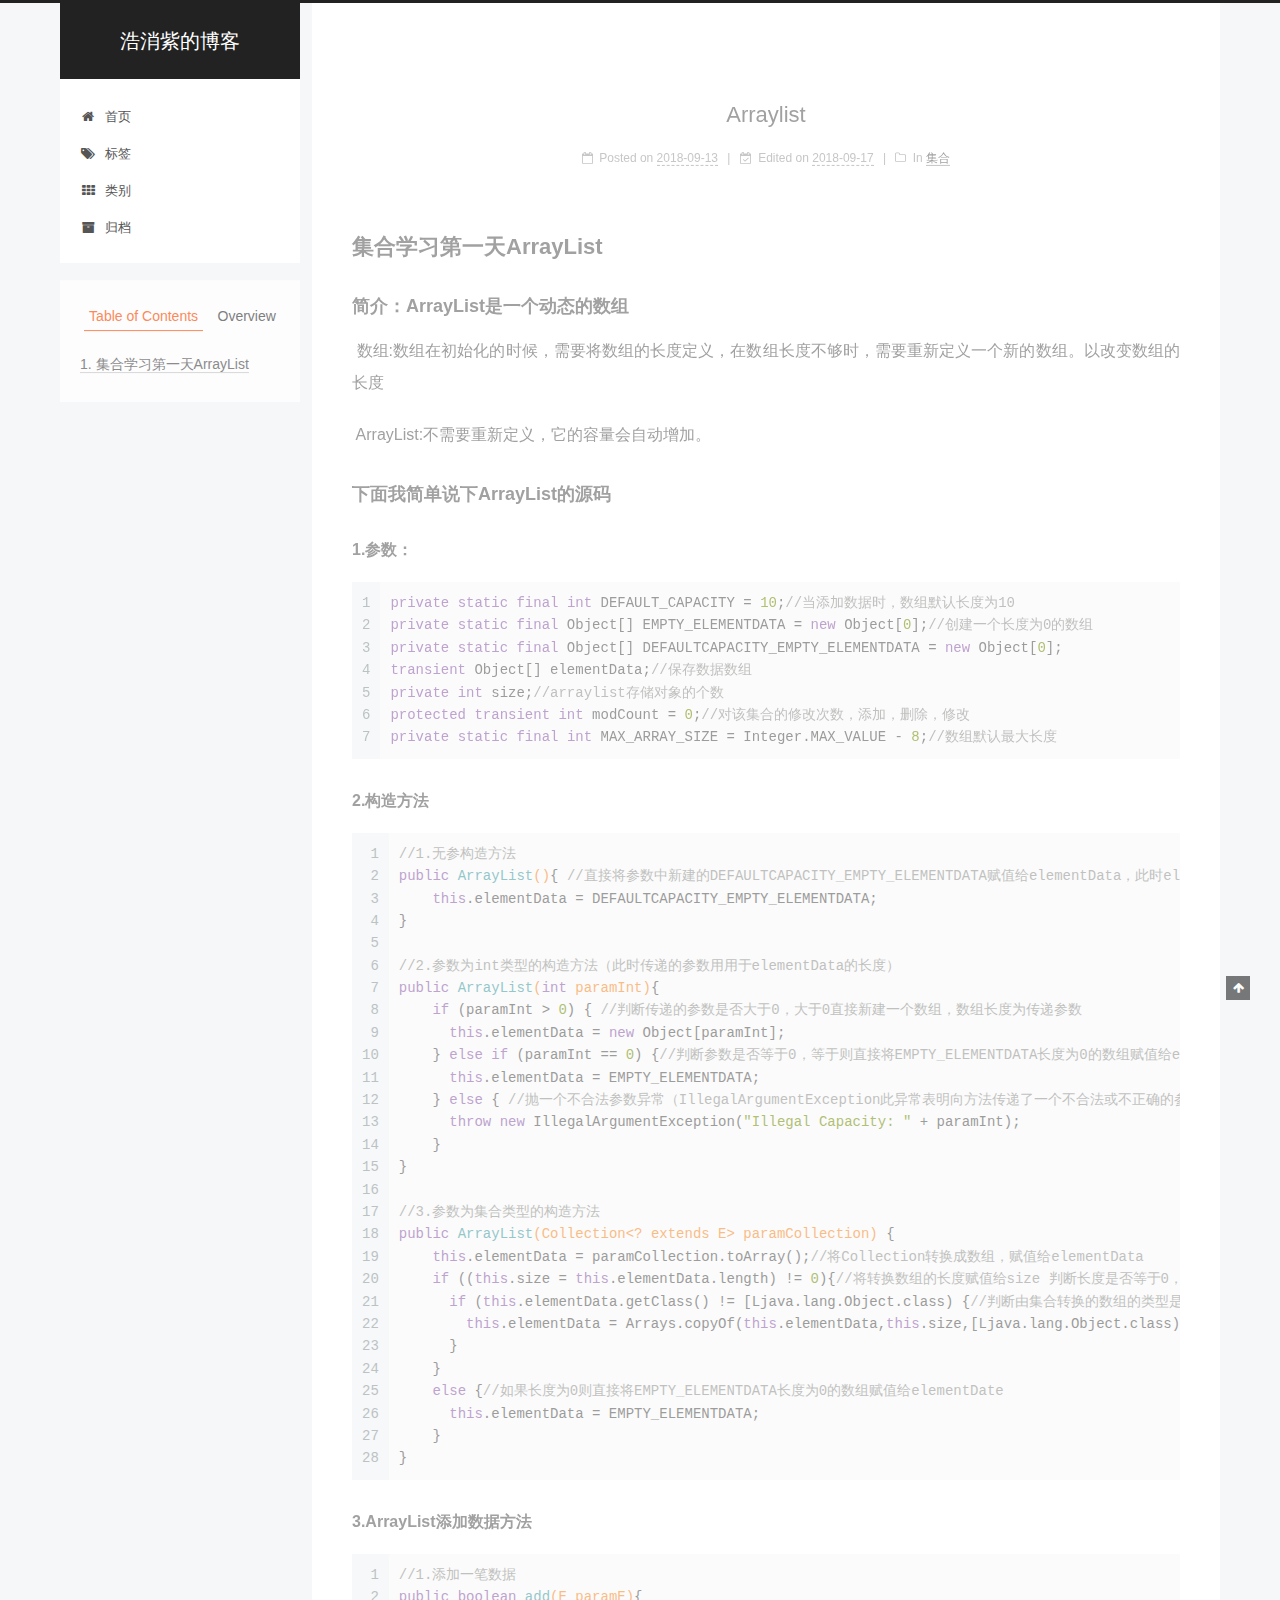
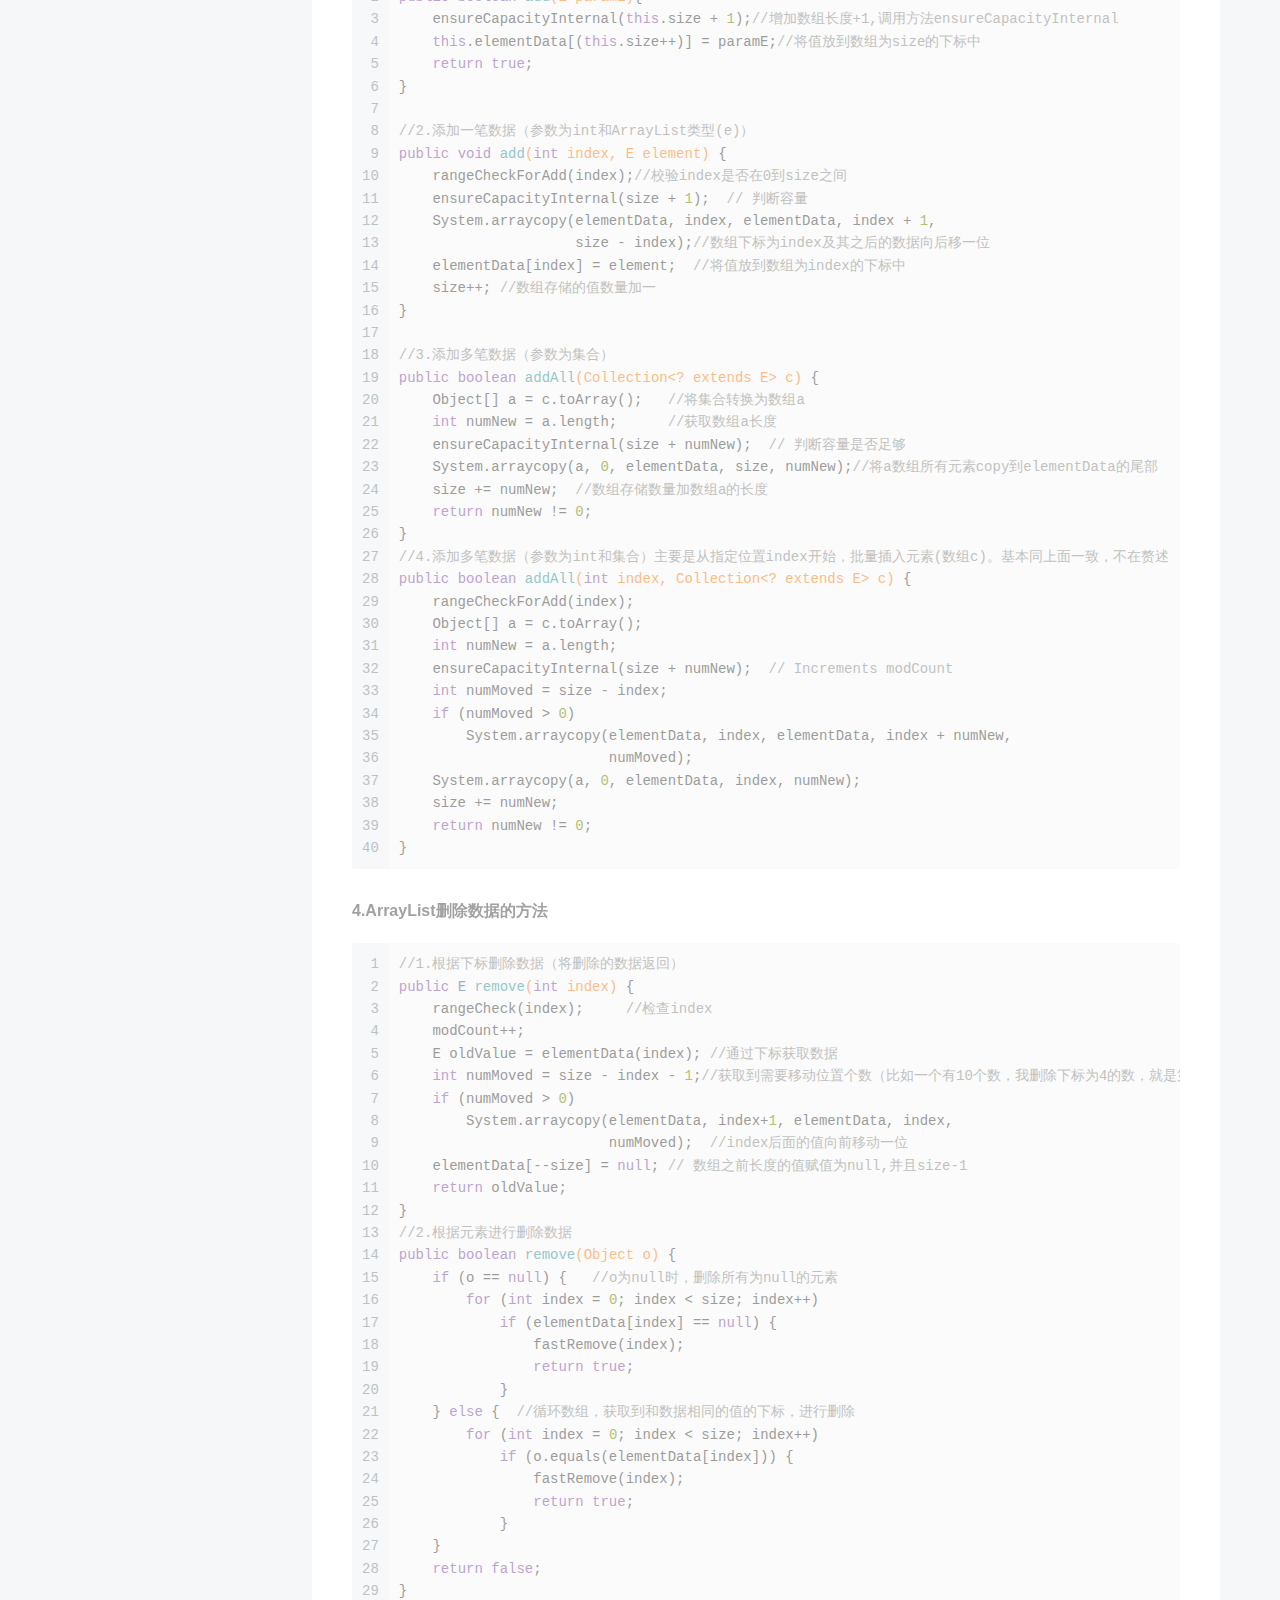
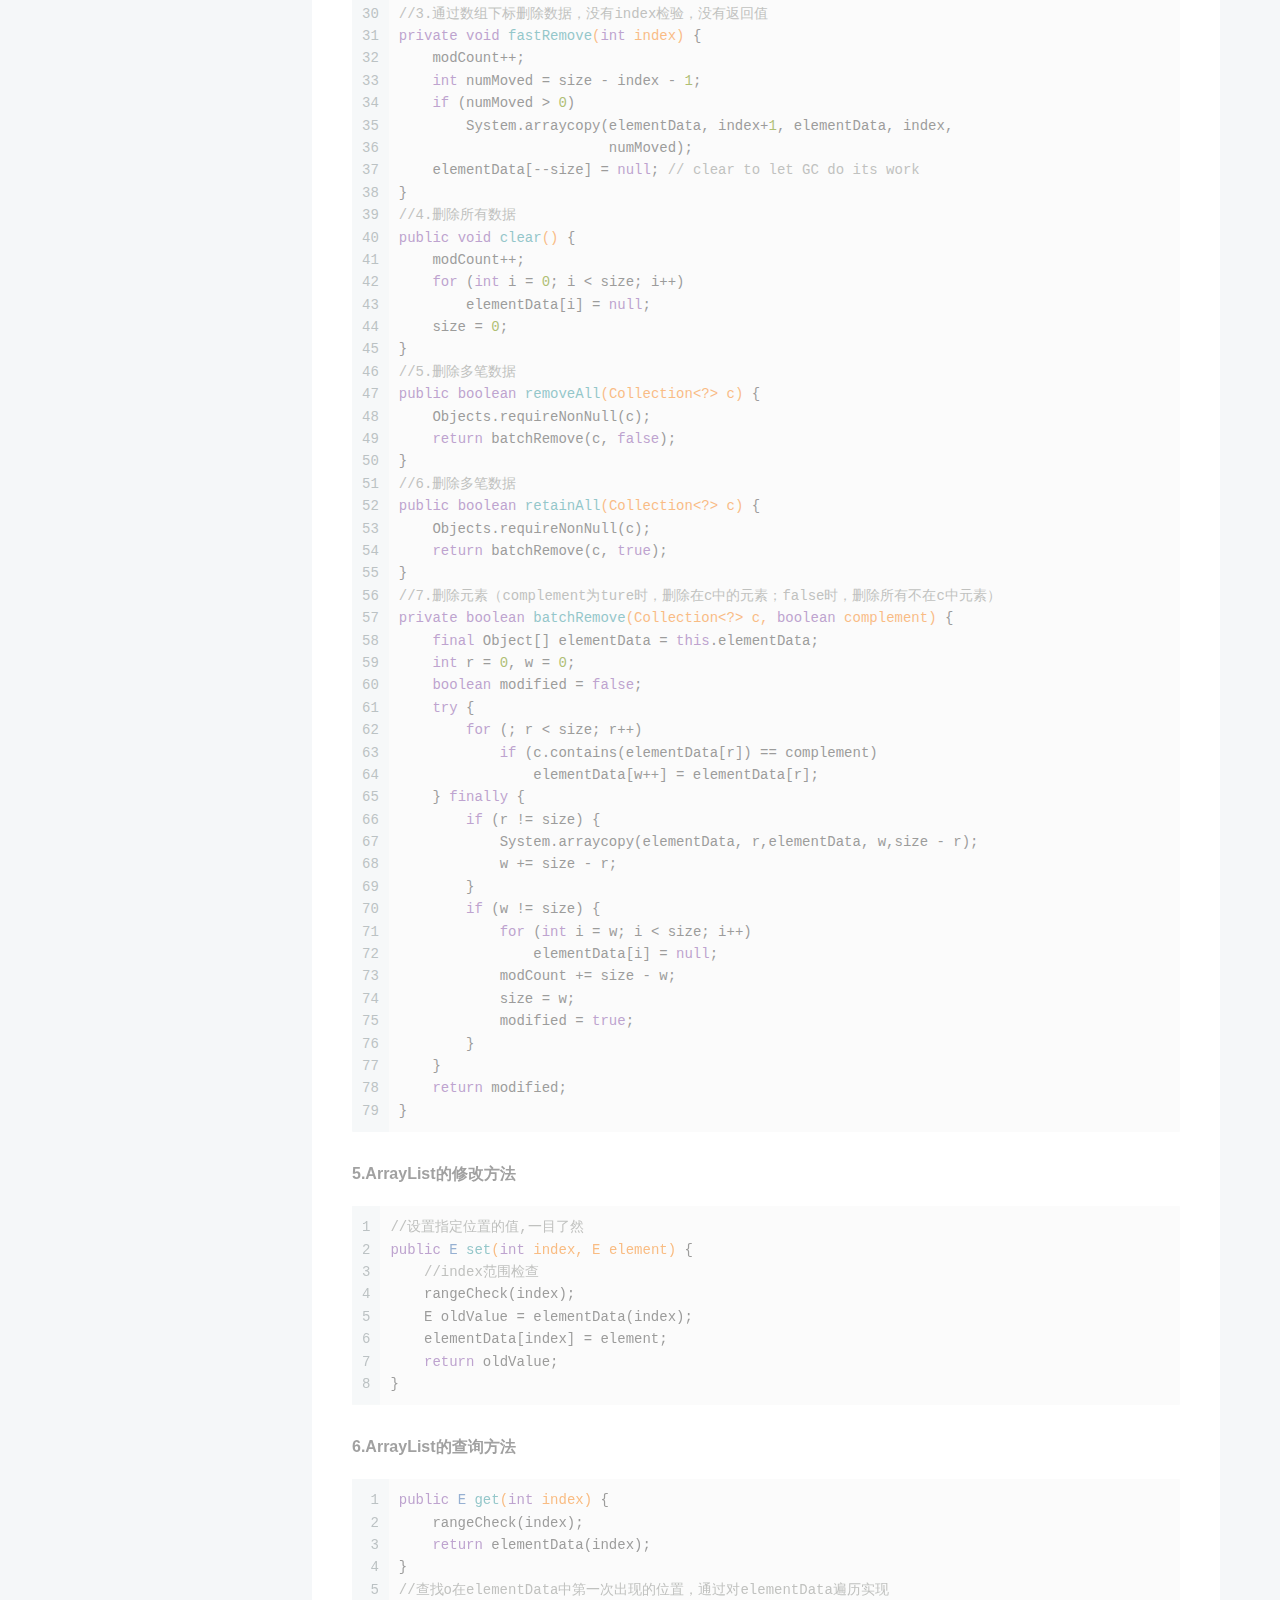
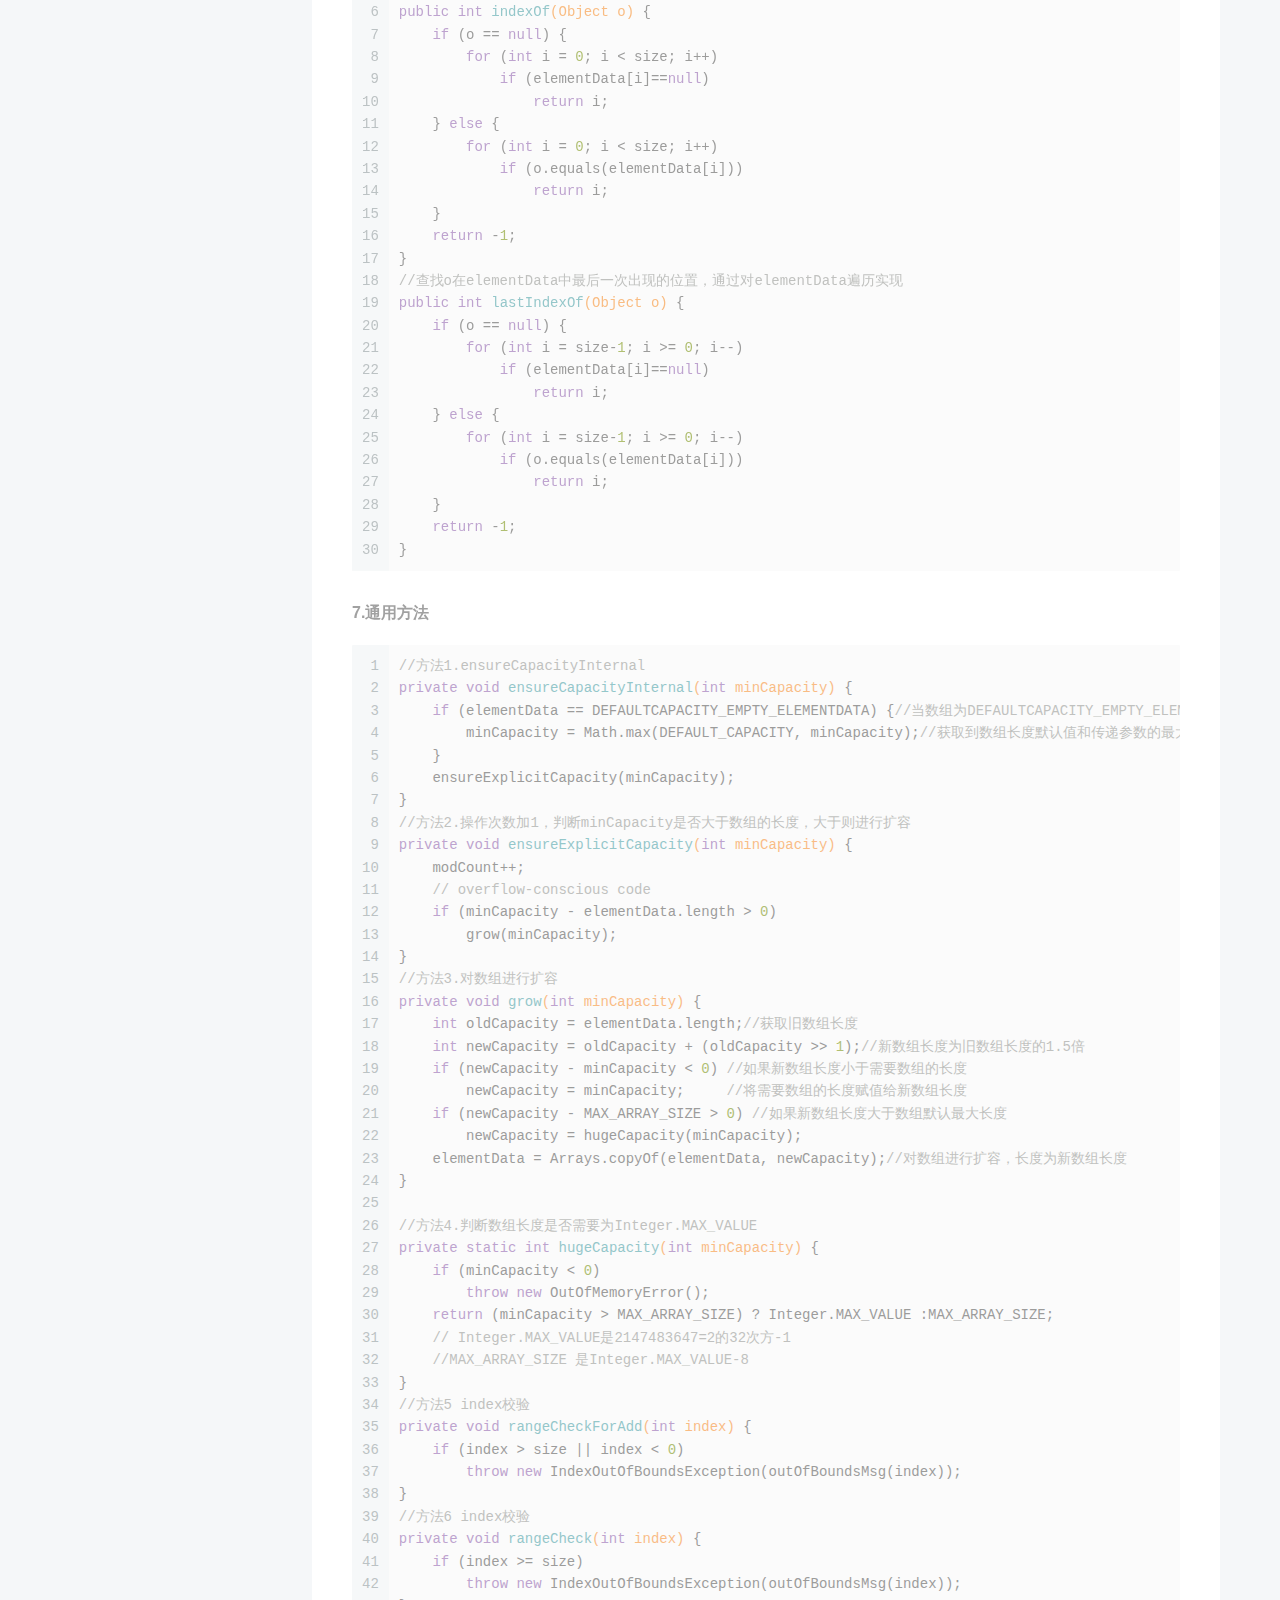
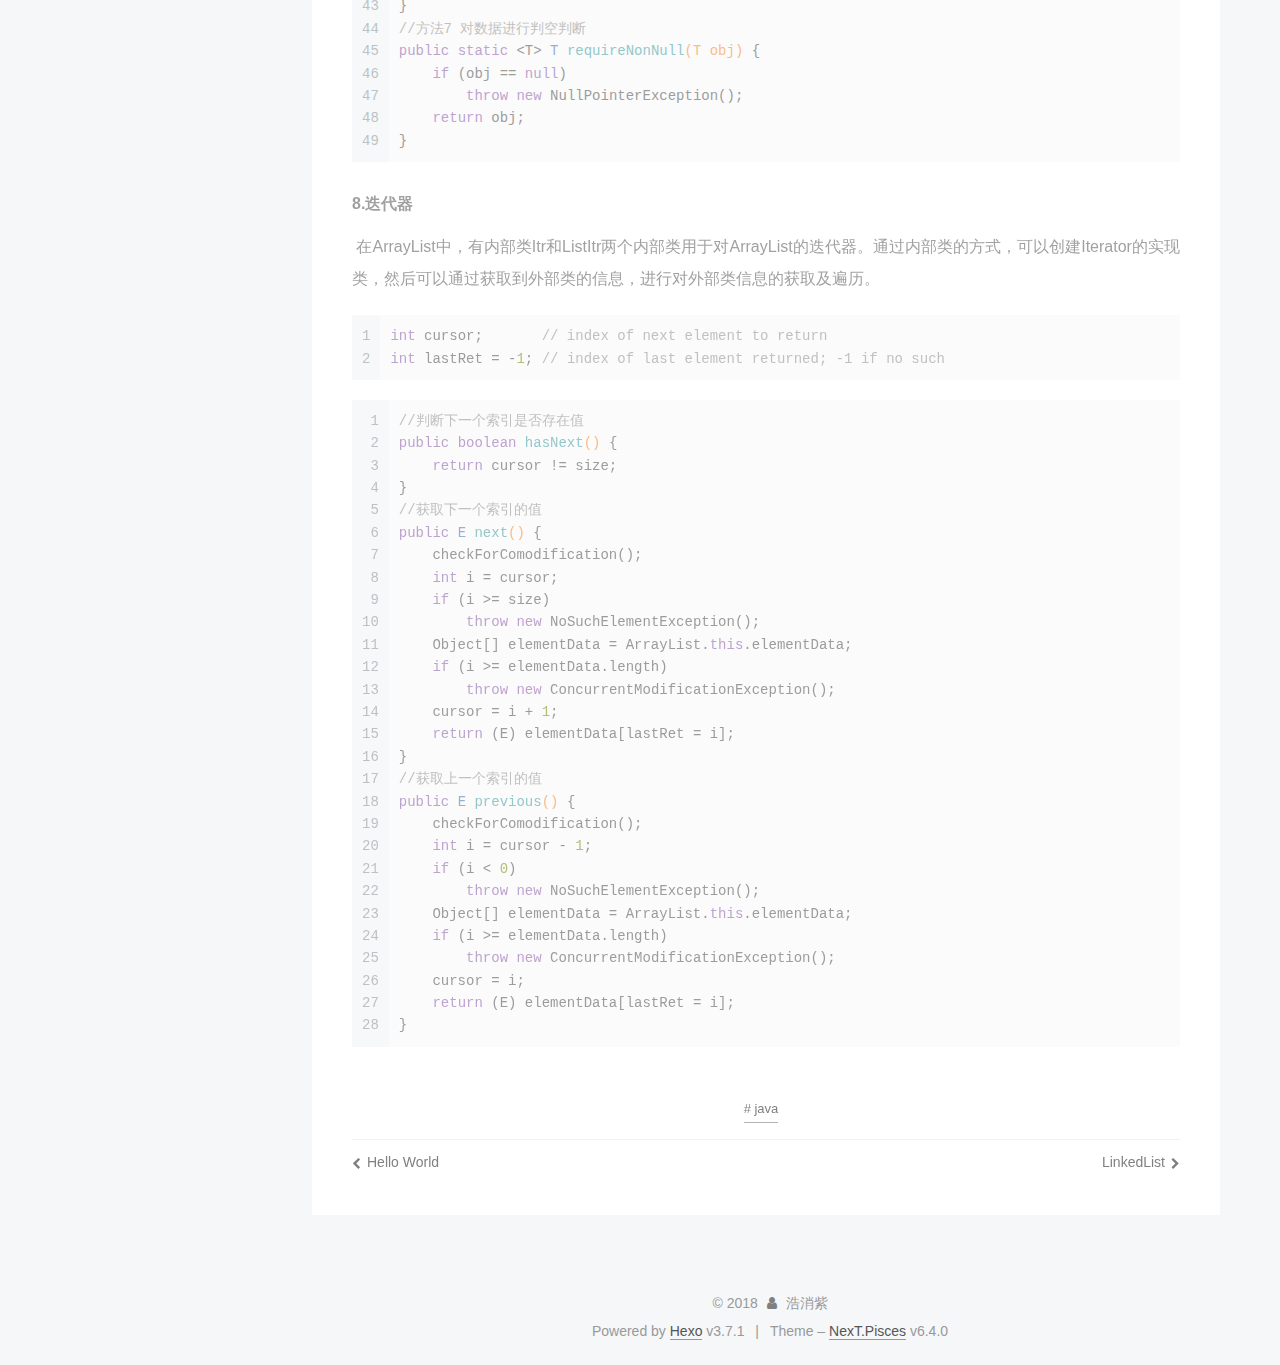
<file: 2018/09/13/Arraylist/index.html>
<!DOCTYPE html>












  


<html class="theme-next pisces use-motion" lang="zh-Hans">
<head>
  <meta charset="UTF-8"/>
<meta http-equiv="X-UA-Compatible" content="IE=edge" />
<meta name="viewport" content="width=device-width, initial-scale=1, maximum-scale=2"/>
<meta name="theme-color" content="#222">












<meta http-equiv="Cache-Control" content="no-transform" />
<meta http-equiv="Cache-Control" content="no-siteapp" />






















<link href="/lib/font-awesome/css/font-awesome.min.css?v=4.6.2" rel="stylesheet" type="text/css" />

<link href="/css/main.css?v=6.4.0" rel="stylesheet" type="text/css" />


  <link rel="apple-touch-icon" sizes="180x180" href="/images/apple-touch-icon-next.png?v=6.4.0">


  <link rel="icon" type="image/png" sizes="32x32" href="/images/favicon-32x32-next.png?v=6.4.0">


  <link rel="icon" type="image/png" sizes="16x16" href="/images/favicon-16x16-next.png?v=6.4.0">


  <link rel="mask-icon" href="/images/logo.svg?v=6.4.0" color="#222">









<script type="text/javascript" id="hexo.configurations">
  var NexT = window.NexT || {};
  var CONFIG = {
    root: '/',
    scheme: 'Pisces',
    version: '6.4.0',
    sidebar: {"position":"left","display":"post","offset":12,"b2t":false,"scrollpercent":false,"onmobile":false},
    fancybox: false,
    fastclick: false,
    lazyload: false,
    tabs: true,
    motion: {"enable":true,"async":false,"transition":{"post_block":"fadeIn","post_header":"slideDownIn","post_body":"slideDownIn","coll_header":"slideLeftIn","sidebar":"slideUpIn"}},
    algolia: {
      applicationID: '',
      apiKey: '',
      indexName: '',
      hits: {"per_page":10},
      labels: {"input_placeholder":"Search for Posts","hits_empty":"We didn't find any results for the search: ${query}","hits_stats":"${hits} results found in ${time} ms"}
    }
  };
</script>


  




  <meta name="description" content="集合学习第一天ArrayList简介：ArrayList是一个动态的数组​    数组:数组在初始化的时候，需要将数组的长度定义，在数组长度不够时，需要重新定义一个新的数组。以改变数组的长度 ​    ArrayList:不需要重新定义，它的容量会自动增加。">
<meta name="keywords" content="java">
<meta property="og:type" content="article">
<meta property="og:title" content="Arraylist">
<meta property="og:url" content="http://yoursite.com/2018/09/13/Arraylist/index.html">
<meta property="og:site_name" content="浩消紫的博客">
<meta property="og:description" content="集合学习第一天ArrayList简介：ArrayList是一个动态的数组​    数组:数组在初始化的时候，需要将数组的长度定义，在数组长度不够时，需要重新定义一个新的数组。以改变数组的长度 ​    ArrayList:不需要重新定义，它的容量会自动增加。">
<meta property="og:locale" content="zh-Hans">
<meta property="og:updated_time" content="2018-09-17T06:18:02.842Z">
<meta name="twitter:card" content="summary">
<meta name="twitter:title" content="Arraylist">
<meta name="twitter:description" content="集合学习第一天ArrayList简介：ArrayList是一个动态的数组​    数组:数组在初始化的时候，需要将数组的长度定义，在数组长度不够时，需要重新定义一个新的数组。以改变数组的长度 ​    ArrayList:不需要重新定义，它的容量会自动增加。">






  <link rel="canonical" href="http://yoursite.com/2018/09/13/Arraylist/"/>



<script type="text/javascript" id="page.configurations">
  CONFIG.page = {
    sidebar: "",
  };
</script>

  <title>Arraylist | 浩消紫的博客</title>
  









  <noscript>
  <style type="text/css">
    .use-motion .motion-element,
    .use-motion .brand,
    .use-motion .menu-item,
    .sidebar-inner,
    .use-motion .post-block,
    .use-motion .pagination,
    .use-motion .comments,
    .use-motion .post-header,
    .use-motion .post-body,
    .use-motion .collection-title { opacity: initial; }

    .use-motion .logo,
    .use-motion .site-title,
    .use-motion .site-subtitle {
      opacity: initial;
      top: initial;
    }

    .use-motion {
      .logo-line-before i { left: initial; }
      .logo-line-after i { right: initial; }
    }
  </style>
</noscript>

</head>

<body itemscope itemtype="http://schema.org/WebPage" lang="zh-Hans">

  
  
    
  

  <div class="container sidebar-position-left page-post-detail">
    <div class="headband"></div>

    <header id="header" class="header" itemscope itemtype="http://schema.org/WPHeader">
      <div class="header-inner"><div class="site-brand-wrapper">
  <div class="site-meta ">
    

    <div class="custom-logo-site-title">
      <a href="/" class="brand" rel="start">
        <span class="logo-line-before"><i></i></span>
        <span class="site-title">浩消紫的博客</span>
        <span class="logo-line-after"><i></i></span>
      </a>
    </div>
    
  </div>

  <div class="site-nav-toggle">
    <button aria-label="Toggle navigation bar">
      <span class="btn-bar"></span>
      <span class="btn-bar"></span>
      <span class="btn-bar"></span>
    </button>
  </div>
</div>



<nav class="site-nav">
  
    <ul id="menu" class="menu">
      
        
        
        
          
          <li class="menu-item menu-item-首页">
    <a href="/" rel="section">
      <i class="menu-item-icon fa fa-fw fa-home"></i> <br />首页</a>
  </li>
        
        
        
          
          <li class="menu-item menu-item-标签">
    <a href="/tags/" rel="section">
      <i class="menu-item-icon fa fa-fw fa-tags"></i> <br />标签</a>
  </li>
        
        
        
          
          <li class="menu-item menu-item-类别">
    <a href="/categories/" rel="section">
      <i class="menu-item-icon fa fa-fw fa-th"></i> <br />类别</a>
  </li>
        
        
        
          
          <li class="menu-item menu-item-归档">
    <a href="/archives/" rel="section">
      <i class="menu-item-icon fa fa-fw fa-archive"></i> <br />归档</a>
  </li>

      
      
    </ul>
  

  

  
</nav>



  



</div>
    </header>

    


    <main id="main" class="main">
      <div class="main-inner">
        <div class="content-wrap">
          
            

          
          <div id="content" class="content">
            

  <div id="posts" class="posts-expand">
    

  

  
  
  

  

  <article class="post post-type-normal" itemscope itemtype="http://schema.org/Article">
  
  
  
  <div class="post-block">
    <link itemprop="mainEntityOfPage" href="http://yoursite.com/2018/09/13/Arraylist/">

    <span hidden itemprop="author" itemscope itemtype="http://schema.org/Person">
      <meta itemprop="name" content="浩消紫">
      <meta itemprop="description" content="">
      <meta itemprop="image" content="/images/avatar.gif">
    </span>

    <span hidden itemprop="publisher" itemscope itemtype="http://schema.org/Organization">
      <meta itemprop="name" content="浩消紫的博客">
    </span>

    
      <header class="post-header">

        
        
          <h1 class="post-title" itemprop="name headline">Arraylist
              
            
          </h1>
        

        <div class="post-meta">
          <span class="post-time">

            
            
            

            
              <span class="post-meta-item-icon">
                <i class="fa fa-calendar-o"></i>
              </span>
              
                <span class="post-meta-item-text">Posted on</span>
              

              
                
              

              <time title="Created: 2018-09-13 10:43:17" itemprop="dateCreated datePublished" datetime="2018-09-13T10:43:17+08:00">2018-09-13</time>
            

            
              

              
                
                <span class="post-meta-divider">|</span>
                

                <span class="post-meta-item-icon">
                  <i class="fa fa-calendar-check-o"></i>
                </span>
                
                  <span class="post-meta-item-text">Edited on</span>
                
                <time title="Modified: 2018-09-17 14:18:02" itemprop="dateModified" datetime="2018-09-17T14:18:02+08:00">2018-09-17</time>
              
            
          </span>

          
            <span class="post-category" >
            
              <span class="post-meta-divider">|</span>
            
              <span class="post-meta-item-icon">
                <i class="fa fa-folder-o"></i>
              </span>
              
                <span class="post-meta-item-text">In</span>
              
              
                <span itemprop="about" itemscope itemtype="http://schema.org/Thing"><a href="/categories/集合/" itemprop="url" rel="index"><span itemprop="name">集合</span></a></span>

                
                
              
            </span>
          

          
            
          

          
          

          

          

          

        </div>
      </header>
    

    
    
    
    <div class="post-body" itemprop="articleBody">

      
      

      
        <h1 id="集合学习第一天ArrayList"><a href="#集合学习第一天ArrayList" class="headerlink" title="集合学习第一天ArrayList"></a>集合学习第一天ArrayList</h1><h3 id="简介：ArrayList是一个动态的数组"><a href="#简介：ArrayList是一个动态的数组" class="headerlink" title="简介：ArrayList是一个动态的数组"></a><strong>简介：ArrayList是一个动态的数组</strong></h3><p>​    数组:数组在初始化的时候，需要将数组的长度定义，在数组长度不够时，需要重新定义一个新的数组。以改变数组的长度</p>
<p>​    ArrayList:不需要重新定义，它的容量会自动增加。</p>
<a id="more"></a>
<h3 id="下面我简单说下ArrayList的源码"><a href="#下面我简单说下ArrayList的源码" class="headerlink" title="下面我简单说下ArrayList的源码"></a><strong>下面我简单说下ArrayList的源码</strong></h3><h4 id="1-参数："><a href="#1-参数：" class="headerlink" title="1.参数："></a>1.参数：</h4><figure class="highlight java"><table><tr><td class="gutter"><pre><span class="line">1</span><br><span class="line">2</span><br><span class="line">3</span><br><span class="line">4</span><br><span class="line">5</span><br><span class="line">6</span><br><span class="line">7</span><br></pre></td><td class="code"><pre><span class="line"><span class="keyword">private</span> <span class="keyword">static</span> <span class="keyword">final</span> <span class="keyword">int</span> DEFAULT_CAPACITY = <span class="number">10</span>;<span class="comment">//当添加数据时，数组默认长度为10</span></span><br><span class="line"><span class="keyword">private</span> <span class="keyword">static</span> <span class="keyword">final</span> Object[] EMPTY_ELEMENTDATA = <span class="keyword">new</span> Object[<span class="number">0</span>];<span class="comment">//创建一个长度为0的数组</span></span><br><span class="line"><span class="keyword">private</span> <span class="keyword">static</span> <span class="keyword">final</span> Object[] DEFAULTCAPACITY_EMPTY_ELEMENTDATA = <span class="keyword">new</span> Object[<span class="number">0</span>];</span><br><span class="line"><span class="keyword">transient</span> Object[] elementData;<span class="comment">//保存数据数组</span></span><br><span class="line"><span class="keyword">private</span> <span class="keyword">int</span> size;<span class="comment">//arraylist存储对象的个数</span></span><br><span class="line"><span class="keyword">protected</span> <span class="keyword">transient</span> <span class="keyword">int</span> modCount = <span class="number">0</span>;<span class="comment">//对该集合的修改次数，添加，删除，修改</span></span><br><span class="line"><span class="keyword">private</span> <span class="keyword">static</span> <span class="keyword">final</span> <span class="keyword">int</span> MAX_ARRAY_SIZE = Integer.MAX_VALUE - <span class="number">8</span>;<span class="comment">//数组默认最大长度</span></span><br></pre></td></tr></table></figure>
<h4 id="2-构造方法"><a href="#2-构造方法" class="headerlink" title="2.构造方法"></a>2.构造方法</h4><figure class="highlight java"><table><tr><td class="gutter"><pre><span class="line">1</span><br><span class="line">2</span><br><span class="line">3</span><br><span class="line">4</span><br><span class="line">5</span><br><span class="line">6</span><br><span class="line">7</span><br><span class="line">8</span><br><span class="line">9</span><br><span class="line">10</span><br><span class="line">11</span><br><span class="line">12</span><br><span class="line">13</span><br><span class="line">14</span><br><span class="line">15</span><br><span class="line">16</span><br><span class="line">17</span><br><span class="line">18</span><br><span class="line">19</span><br><span class="line">20</span><br><span class="line">21</span><br><span class="line">22</span><br><span class="line">23</span><br><span class="line">24</span><br><span class="line">25</span><br><span class="line">26</span><br><span class="line">27</span><br><span class="line">28</span><br></pre></td><td class="code"><pre><span class="line"><span class="comment">//1.无参构造方法</span></span><br><span class="line"><span class="function"><span class="keyword">public</span> <span class="title">ArrayList</span><span class="params">()</span></span>&#123; <span class="comment">//直接将参数中新建的DEFAULTCAPACITY_EMPTY_ELEMENTDATA赋值给elementData，此时elementData是一个长度为0的Object数组</span></span><br><span class="line">    <span class="keyword">this</span>.elementData = DEFAULTCAPACITY_EMPTY_ELEMENTDATA;</span><br><span class="line">&#125;</span><br><span class="line"></span><br><span class="line"><span class="comment">//2.参数为int类型的构造方法（此时传递的参数用用于elementData的长度）</span></span><br><span class="line"><span class="function"><span class="keyword">public</span> <span class="title">ArrayList</span><span class="params">(<span class="keyword">int</span> paramInt)</span></span>&#123;</span><br><span class="line">    <span class="keyword">if</span> (paramInt &gt; <span class="number">0</span>) &#123; <span class="comment">//判断传递的参数是否大于0，大于0直接新建一个数组，数组长度为传递参数</span></span><br><span class="line">      <span class="keyword">this</span>.elementData = <span class="keyword">new</span> Object[paramInt];</span><br><span class="line">    &#125; <span class="keyword">else</span> <span class="keyword">if</span> (paramInt == <span class="number">0</span>) &#123;<span class="comment">//判断参数是否等于0，等于则直接将EMPTY_ELEMENTDATA长度为0的数组赋值给elementDate</span></span><br><span class="line">      <span class="keyword">this</span>.elementData = EMPTY_ELEMENTDATA;</span><br><span class="line">    &#125; <span class="keyword">else</span> &#123; <span class="comment">//抛一个不合法参数异常（IllegalArgumentException此异常表明向方法传递了一个不合法或不正确的参数）</span></span><br><span class="line">      <span class="keyword">throw</span> <span class="keyword">new</span> IllegalArgumentException(<span class="string">"Illegal Capacity: "</span> + paramInt);</span><br><span class="line">    &#125;</span><br><span class="line">&#125;</span><br><span class="line"></span><br><span class="line"><span class="comment">//3.参数为集合类型的构造方法</span></span><br><span class="line"><span class="function"><span class="keyword">public</span> <span class="title">ArrayList</span><span class="params">(Collection&lt;? extends E&gt; paramCollection)</span> </span>&#123;</span><br><span class="line">    <span class="keyword">this</span>.elementData = paramCollection.toArray();<span class="comment">//将Collection转换成数组，赋值给elementData </span></span><br><span class="line">    <span class="keyword">if</span> ((<span class="keyword">this</span>.size = <span class="keyword">this</span>.elementData.length) != <span class="number">0</span>)&#123;<span class="comment">//将转换数组的长度赋值给size 判断长度是否等于0，如果不为0则继续</span></span><br><span class="line">      <span class="keyword">if</span> (<span class="keyword">this</span>.elementData.getClass() != [Ljava.lang.Object.class) &#123;<span class="comment">//判断由集合转换的数组的类型是不是Object,不是则将类型转换为Object</span></span><br><span class="line">        <span class="keyword">this</span>.elementData = Arrays.copyOf(<span class="keyword">this</span>.elementData,<span class="keyword">this</span>.size,[Ljava.lang.Object.class);</span><br><span class="line">      &#125;</span><br><span class="line">    &#125;</span><br><span class="line">    <span class="keyword">else</span> &#123;<span class="comment">//如果长度为0则直接将EMPTY_ELEMENTDATA长度为0的数组赋值给elementDate</span></span><br><span class="line">      <span class="keyword">this</span>.elementData = EMPTY_ELEMENTDATA;</span><br><span class="line">    &#125;</span><br><span class="line">&#125;</span><br></pre></td></tr></table></figure>
<h4 id="3-ArrayList添加数据方法"><a href="#3-ArrayList添加数据方法" class="headerlink" title="3.ArrayList添加数据方法"></a>3.ArrayList添加数据方法</h4><figure class="highlight java"><table><tr><td class="gutter"><pre><span class="line">1</span><br><span class="line">2</span><br><span class="line">3</span><br><span class="line">4</span><br><span class="line">5</span><br><span class="line">6</span><br><span class="line">7</span><br><span class="line">8</span><br><span class="line">9</span><br><span class="line">10</span><br><span class="line">11</span><br><span class="line">12</span><br><span class="line">13</span><br><span class="line">14</span><br><span class="line">15</span><br><span class="line">16</span><br><span class="line">17</span><br><span class="line">18</span><br><span class="line">19</span><br><span class="line">20</span><br><span class="line">21</span><br><span class="line">22</span><br><span class="line">23</span><br><span class="line">24</span><br><span class="line">25</span><br><span class="line">26</span><br><span class="line">27</span><br><span class="line">28</span><br><span class="line">29</span><br><span class="line">30</span><br><span class="line">31</span><br><span class="line">32</span><br><span class="line">33</span><br><span class="line">34</span><br><span class="line">35</span><br><span class="line">36</span><br><span class="line">37</span><br><span class="line">38</span><br><span class="line">39</span><br><span class="line">40</span><br></pre></td><td class="code"><pre><span class="line"><span class="comment">//1.添加一笔数据</span></span><br><span class="line"><span class="function"><span class="keyword">public</span> <span class="keyword">boolean</span> <span class="title">add</span><span class="params">(E paramE)</span></span>&#123;</span><br><span class="line">    ensureCapacityInternal(<span class="keyword">this</span>.size + <span class="number">1</span>);<span class="comment">//增加数组长度+1,调用方法ensureCapacityInternal</span></span><br><span class="line">    <span class="keyword">this</span>.elementData[(<span class="keyword">this</span>.size++)] = paramE;<span class="comment">//将值放到数组为size的下标中</span></span><br><span class="line">    <span class="keyword">return</span> <span class="keyword">true</span>;</span><br><span class="line">&#125;</span><br><span class="line"></span><br><span class="line"><span class="comment">//2.添加一笔数据（参数为int和ArrayList类型(e)）</span></span><br><span class="line"><span class="function"><span class="keyword">public</span> <span class="keyword">void</span> <span class="title">add</span><span class="params">(<span class="keyword">int</span> index, E element)</span> </span>&#123;</span><br><span class="line">    rangeCheckForAdd(index);<span class="comment">//校验index是否在0到size之间</span></span><br><span class="line">    ensureCapacityInternal(size + <span class="number">1</span>);  <span class="comment">// 判断容量</span></span><br><span class="line">    System.arraycopy(elementData, index, elementData, index + <span class="number">1</span>,</span><br><span class="line">                     size - index);<span class="comment">//数组下标为index及其之后的数据向后移一位</span></span><br><span class="line">    elementData[index] = element;  <span class="comment">//将值放到数组为index的下标中</span></span><br><span class="line">    size++; <span class="comment">//数组存储的值数量加一</span></span><br><span class="line">&#125;</span><br><span class="line"></span><br><span class="line"><span class="comment">//3.添加多笔数据（参数为集合）</span></span><br><span class="line"><span class="function"><span class="keyword">public</span> <span class="keyword">boolean</span> <span class="title">addAll</span><span class="params">(Collection&lt;? extends E&gt; c)</span> </span>&#123;</span><br><span class="line">    Object[] a = c.toArray();   <span class="comment">//将集合转换为数组a</span></span><br><span class="line">    <span class="keyword">int</span> numNew = a.length;      <span class="comment">//获取数组a长度</span></span><br><span class="line">    ensureCapacityInternal(size + numNew);  <span class="comment">// 判断容量是否足够</span></span><br><span class="line">    System.arraycopy(a, <span class="number">0</span>, elementData, size, numNew);<span class="comment">//将a数组所有元素copy到elementData的尾部</span></span><br><span class="line">    size += numNew;  <span class="comment">//数组存储数量加数组a的长度</span></span><br><span class="line">    <span class="keyword">return</span> numNew != <span class="number">0</span>;</span><br><span class="line">&#125;</span><br><span class="line"><span class="comment">//4.添加多笔数据（参数为int和集合）主要是从指定位置index开始，批量插入元素(数组c)。基本同上面一致，不在赘述</span></span><br><span class="line"><span class="function"><span class="keyword">public</span> <span class="keyword">boolean</span> <span class="title">addAll</span><span class="params">(<span class="keyword">int</span> index, Collection&lt;? extends E&gt; c)</span> </span>&#123;</span><br><span class="line">    rangeCheckForAdd(index);</span><br><span class="line">    Object[] a = c.toArray();</span><br><span class="line">    <span class="keyword">int</span> numNew = a.length;</span><br><span class="line">    ensureCapacityInternal(size + numNew);  <span class="comment">// Increments modCount</span></span><br><span class="line">    <span class="keyword">int</span> numMoved = size - index;</span><br><span class="line">    <span class="keyword">if</span> (numMoved &gt; <span class="number">0</span>)</span><br><span class="line">        System.arraycopy(elementData, index, elementData, index + numNew,</span><br><span class="line">                         numMoved);</span><br><span class="line">    System.arraycopy(a, <span class="number">0</span>, elementData, index, numNew);</span><br><span class="line">    size += numNew;</span><br><span class="line">    <span class="keyword">return</span> numNew != <span class="number">0</span>;</span><br><span class="line">&#125;</span><br></pre></td></tr></table></figure>
<h4 id="4-ArrayList删除数据的方法"><a href="#4-ArrayList删除数据的方法" class="headerlink" title="4.ArrayList删除数据的方法"></a>4.ArrayList删除数据的方法</h4><figure class="highlight java"><table><tr><td class="gutter"><pre><span class="line">1</span><br><span class="line">2</span><br><span class="line">3</span><br><span class="line">4</span><br><span class="line">5</span><br><span class="line">6</span><br><span class="line">7</span><br><span class="line">8</span><br><span class="line">9</span><br><span class="line">10</span><br><span class="line">11</span><br><span class="line">12</span><br><span class="line">13</span><br><span class="line">14</span><br><span class="line">15</span><br><span class="line">16</span><br><span class="line">17</span><br><span class="line">18</span><br><span class="line">19</span><br><span class="line">20</span><br><span class="line">21</span><br><span class="line">22</span><br><span class="line">23</span><br><span class="line">24</span><br><span class="line">25</span><br><span class="line">26</span><br><span class="line">27</span><br><span class="line">28</span><br><span class="line">29</span><br><span class="line">30</span><br><span class="line">31</span><br><span class="line">32</span><br><span class="line">33</span><br><span class="line">34</span><br><span class="line">35</span><br><span class="line">36</span><br><span class="line">37</span><br><span class="line">38</span><br><span class="line">39</span><br><span class="line">40</span><br><span class="line">41</span><br><span class="line">42</span><br><span class="line">43</span><br><span class="line">44</span><br><span class="line">45</span><br><span class="line">46</span><br><span class="line">47</span><br><span class="line">48</span><br><span class="line">49</span><br><span class="line">50</span><br><span class="line">51</span><br><span class="line">52</span><br><span class="line">53</span><br><span class="line">54</span><br><span class="line">55</span><br><span class="line">56</span><br><span class="line">57</span><br><span class="line">58</span><br><span class="line">59</span><br><span class="line">60</span><br><span class="line">61</span><br><span class="line">62</span><br><span class="line">63</span><br><span class="line">64</span><br><span class="line">65</span><br><span class="line">66</span><br><span class="line">67</span><br><span class="line">68</span><br><span class="line">69</span><br><span class="line">70</span><br><span class="line">71</span><br><span class="line">72</span><br><span class="line">73</span><br><span class="line">74</span><br><span class="line">75</span><br><span class="line">76</span><br><span class="line">77</span><br><span class="line">78</span><br><span class="line">79</span><br></pre></td><td class="code"><pre><span class="line"><span class="comment">//1.根据下标删除数据（将删除的数据返回）</span></span><br><span class="line"><span class="function"><span class="keyword">public</span> E <span class="title">remove</span><span class="params">(<span class="keyword">int</span> index)</span> </span>&#123;</span><br><span class="line">    rangeCheck(index);     <span class="comment">//检查index</span></span><br><span class="line">    modCount++;   </span><br><span class="line">    E oldValue = elementData(index); <span class="comment">//通过下标获取数据</span></span><br><span class="line">    <span class="keyword">int</span> numMoved = size - index - <span class="number">1</span>;<span class="comment">//获取到需要移动位置个数（比如一个有10个数，我删除下标为4的数，就是第五个数，那么我后面5个数都需要向前移动一位，那么就是10-4-1 =5）</span></span><br><span class="line">    <span class="keyword">if</span> (numMoved &gt; <span class="number">0</span>)</span><br><span class="line">        System.arraycopy(elementData, index+<span class="number">1</span>, elementData, index,</span><br><span class="line">                         numMoved);  <span class="comment">//index后面的值向前移动一位</span></span><br><span class="line">    elementData[--size] = <span class="keyword">null</span>; <span class="comment">// 数组之前长度的值赋值为null,并且size-1</span></span><br><span class="line">    <span class="keyword">return</span> oldValue;</span><br><span class="line">&#125;</span><br><span class="line"><span class="comment">//2.根据元素进行删除数据</span></span><br><span class="line"><span class="function"><span class="keyword">public</span> <span class="keyword">boolean</span> <span class="title">remove</span><span class="params">(Object o)</span> </span>&#123;</span><br><span class="line">    <span class="keyword">if</span> (o == <span class="keyword">null</span>) &#123;   <span class="comment">//o为null时，删除所有为null的元素</span></span><br><span class="line">        <span class="keyword">for</span> (<span class="keyword">int</span> index = <span class="number">0</span>; index &lt; size; index++)</span><br><span class="line">            <span class="keyword">if</span> (elementData[index] == <span class="keyword">null</span>) &#123;</span><br><span class="line">                fastRemove(index);</span><br><span class="line">                <span class="keyword">return</span> <span class="keyword">true</span>;</span><br><span class="line">            &#125;</span><br><span class="line">    &#125; <span class="keyword">else</span> &#123;  <span class="comment">//循环数组，获取到和数据相同的值的下标，进行删除</span></span><br><span class="line">        <span class="keyword">for</span> (<span class="keyword">int</span> index = <span class="number">0</span>; index &lt; size; index++)</span><br><span class="line">            <span class="keyword">if</span> (o.equals(elementData[index])) &#123;</span><br><span class="line">                fastRemove(index);</span><br><span class="line">                <span class="keyword">return</span> <span class="keyword">true</span>;</span><br><span class="line">            &#125;</span><br><span class="line">    &#125;</span><br><span class="line">    <span class="keyword">return</span> <span class="keyword">false</span>;</span><br><span class="line">&#125;</span><br><span class="line"><span class="comment">//3.通过数组下标删除数据，没有index检验，没有返回值</span></span><br><span class="line"><span class="function"><span class="keyword">private</span> <span class="keyword">void</span> <span class="title">fastRemove</span><span class="params">(<span class="keyword">int</span> index)</span> </span>&#123;</span><br><span class="line">    modCount++;</span><br><span class="line">    <span class="keyword">int</span> numMoved = size - index - <span class="number">1</span>;</span><br><span class="line">    <span class="keyword">if</span> (numMoved &gt; <span class="number">0</span>)</span><br><span class="line">        System.arraycopy(elementData, index+<span class="number">1</span>, elementData, index,</span><br><span class="line">                         numMoved);</span><br><span class="line">    elementData[--size] = <span class="keyword">null</span>; <span class="comment">// clear to let GC do its work</span></span><br><span class="line">&#125;</span><br><span class="line"><span class="comment">//4.删除所有数据</span></span><br><span class="line"><span class="function"><span class="keyword">public</span> <span class="keyword">void</span> <span class="title">clear</span><span class="params">()</span> </span>&#123;</span><br><span class="line">    modCount++;</span><br><span class="line">    <span class="keyword">for</span> (<span class="keyword">int</span> i = <span class="number">0</span>; i &lt; size; i++)</span><br><span class="line">        elementData[i] = <span class="keyword">null</span>;</span><br><span class="line">    size = <span class="number">0</span>;</span><br><span class="line">&#125;</span><br><span class="line"><span class="comment">//5.删除多笔数据</span></span><br><span class="line"><span class="function"><span class="keyword">public</span> <span class="keyword">boolean</span> <span class="title">removeAll</span><span class="params">(Collection&lt;?&gt; c)</span> </span>&#123;</span><br><span class="line">    Objects.requireNonNull(c);</span><br><span class="line">    <span class="keyword">return</span> batchRemove(c, <span class="keyword">false</span>);</span><br><span class="line">&#125;</span><br><span class="line"><span class="comment">//6.删除多笔数据</span></span><br><span class="line"><span class="function"><span class="keyword">public</span> <span class="keyword">boolean</span> <span class="title">retainAll</span><span class="params">(Collection&lt;?&gt; c)</span> </span>&#123;</span><br><span class="line">    Objects.requireNonNull(c);</span><br><span class="line">    <span class="keyword">return</span> batchRemove(c, <span class="keyword">true</span>);</span><br><span class="line">&#125;</span><br><span class="line"><span class="comment">//7.删除元素（complement为ture时，删除在c中的元素；false时，删除所有不在c中元素）</span></span><br><span class="line"><span class="function"><span class="keyword">private</span> <span class="keyword">boolean</span> <span class="title">batchRemove</span><span class="params">(Collection&lt;?&gt; c, <span class="keyword">boolean</span> complement)</span> </span>&#123;</span><br><span class="line">    <span class="keyword">final</span> Object[] elementData = <span class="keyword">this</span>.elementData;</span><br><span class="line">    <span class="keyword">int</span> r = <span class="number">0</span>, w = <span class="number">0</span>;</span><br><span class="line">    <span class="keyword">boolean</span> modified = <span class="keyword">false</span>;</span><br><span class="line">    <span class="keyword">try</span> &#123;</span><br><span class="line">        <span class="keyword">for</span> (; r &lt; size; r++)</span><br><span class="line">            <span class="keyword">if</span> (c.contains(elementData[r]) == complement)</span><br><span class="line">                elementData[w++] = elementData[r];</span><br><span class="line">    &#125; <span class="keyword">finally</span> &#123;</span><br><span class="line">        <span class="keyword">if</span> (r != size) &#123;</span><br><span class="line">            System.arraycopy(elementData, r,elementData, w,size - r);</span><br><span class="line">            w += size - r;</span><br><span class="line">        &#125;</span><br><span class="line">        <span class="keyword">if</span> (w != size) &#123;</span><br><span class="line">            <span class="keyword">for</span> (<span class="keyword">int</span> i = w; i &lt; size; i++)</span><br><span class="line">                elementData[i] = <span class="keyword">null</span>;</span><br><span class="line">            modCount += size - w;</span><br><span class="line">            size = w;</span><br><span class="line">            modified = <span class="keyword">true</span>;</span><br><span class="line">        &#125;</span><br><span class="line">    &#125;</span><br><span class="line">    <span class="keyword">return</span> modified;</span><br><span class="line">&#125;</span><br></pre></td></tr></table></figure>
<h4 id="5-ArrayList的修改方法"><a href="#5-ArrayList的修改方法" class="headerlink" title="5.ArrayList的修改方法"></a>5.ArrayList的修改方法</h4><figure class="highlight java"><table><tr><td class="gutter"><pre><span class="line">1</span><br><span class="line">2</span><br><span class="line">3</span><br><span class="line">4</span><br><span class="line">5</span><br><span class="line">6</span><br><span class="line">7</span><br><span class="line">8</span><br></pre></td><td class="code"><pre><span class="line"><span class="comment">//设置指定位置的值,一目了然</span></span><br><span class="line"><span class="function"><span class="keyword">public</span> E <span class="title">set</span><span class="params">(<span class="keyword">int</span> index, E element)</span> </span>&#123;</span><br><span class="line">    <span class="comment">//index范围检查</span></span><br><span class="line">    rangeCheck(index);</span><br><span class="line">    E oldValue = elementData(index);</span><br><span class="line">    elementData[index] = element;</span><br><span class="line">    <span class="keyword">return</span> oldValue;</span><br><span class="line">&#125;</span><br></pre></td></tr></table></figure>
<h4 id="6-ArrayList的查询方法"><a href="#6-ArrayList的查询方法" class="headerlink" title="6.ArrayList的查询方法"></a>6.ArrayList的查询方法</h4><figure class="highlight java"><table><tr><td class="gutter"><pre><span class="line">1</span><br><span class="line">2</span><br><span class="line">3</span><br><span class="line">4</span><br><span class="line">5</span><br><span class="line">6</span><br><span class="line">7</span><br><span class="line">8</span><br><span class="line">9</span><br><span class="line">10</span><br><span class="line">11</span><br><span class="line">12</span><br><span class="line">13</span><br><span class="line">14</span><br><span class="line">15</span><br><span class="line">16</span><br><span class="line">17</span><br><span class="line">18</span><br><span class="line">19</span><br><span class="line">20</span><br><span class="line">21</span><br><span class="line">22</span><br><span class="line">23</span><br><span class="line">24</span><br><span class="line">25</span><br><span class="line">26</span><br><span class="line">27</span><br><span class="line">28</span><br><span class="line">29</span><br><span class="line">30</span><br></pre></td><td class="code"><pre><span class="line"><span class="function"><span class="keyword">public</span> E <span class="title">get</span><span class="params">(<span class="keyword">int</span> index)</span> </span>&#123;</span><br><span class="line">    rangeCheck(index);</span><br><span class="line">    <span class="keyword">return</span> elementData(index);</span><br><span class="line">&#125;</span><br><span class="line"><span class="comment">//查找o在elementData中第一次出现的位置，通过对elementData遍历实现</span></span><br><span class="line"><span class="function"><span class="keyword">public</span> <span class="keyword">int</span> <span class="title">indexOf</span><span class="params">(Object o)</span> </span>&#123;</span><br><span class="line">    <span class="keyword">if</span> (o == <span class="keyword">null</span>) &#123;</span><br><span class="line">        <span class="keyword">for</span> (<span class="keyword">int</span> i = <span class="number">0</span>; i &lt; size; i++)</span><br><span class="line">            <span class="keyword">if</span> (elementData[i]==<span class="keyword">null</span>)</span><br><span class="line">                <span class="keyword">return</span> i;</span><br><span class="line">    &#125; <span class="keyword">else</span> &#123;</span><br><span class="line">        <span class="keyword">for</span> (<span class="keyword">int</span> i = <span class="number">0</span>; i &lt; size; i++)</span><br><span class="line">            <span class="keyword">if</span> (o.equals(elementData[i]))</span><br><span class="line">                <span class="keyword">return</span> i;</span><br><span class="line">    &#125;</span><br><span class="line">    <span class="keyword">return</span> -<span class="number">1</span>;</span><br><span class="line">&#125;</span><br><span class="line"><span class="comment">//查找o在elementData中最后一次出现的位置，通过对elementData遍历实现</span></span><br><span class="line"><span class="function"><span class="keyword">public</span> <span class="keyword">int</span> <span class="title">lastIndexOf</span><span class="params">(Object o)</span> </span>&#123;</span><br><span class="line">    <span class="keyword">if</span> (o == <span class="keyword">null</span>) &#123;</span><br><span class="line">        <span class="keyword">for</span> (<span class="keyword">int</span> i = size-<span class="number">1</span>; i &gt;= <span class="number">0</span>; i--)</span><br><span class="line">            <span class="keyword">if</span> (elementData[i]==<span class="keyword">null</span>)</span><br><span class="line">                <span class="keyword">return</span> i;</span><br><span class="line">    &#125; <span class="keyword">else</span> &#123;</span><br><span class="line">        <span class="keyword">for</span> (<span class="keyword">int</span> i = size-<span class="number">1</span>; i &gt;= <span class="number">0</span>; i--)</span><br><span class="line">            <span class="keyword">if</span> (o.equals(elementData[i]))</span><br><span class="line">                <span class="keyword">return</span> i;</span><br><span class="line">    &#125;</span><br><span class="line">    <span class="keyword">return</span> -<span class="number">1</span>;</span><br><span class="line">&#125;</span><br></pre></td></tr></table></figure>
<h4 id="7-通用方法"><a href="#7-通用方法" class="headerlink" title="7.通用方法"></a>7.通用方法</h4><figure class="highlight java"><table><tr><td class="gutter"><pre><span class="line">1</span><br><span class="line">2</span><br><span class="line">3</span><br><span class="line">4</span><br><span class="line">5</span><br><span class="line">6</span><br><span class="line">7</span><br><span class="line">8</span><br><span class="line">9</span><br><span class="line">10</span><br><span class="line">11</span><br><span class="line">12</span><br><span class="line">13</span><br><span class="line">14</span><br><span class="line">15</span><br><span class="line">16</span><br><span class="line">17</span><br><span class="line">18</span><br><span class="line">19</span><br><span class="line">20</span><br><span class="line">21</span><br><span class="line">22</span><br><span class="line">23</span><br><span class="line">24</span><br><span class="line">25</span><br><span class="line">26</span><br><span class="line">27</span><br><span class="line">28</span><br><span class="line">29</span><br><span class="line">30</span><br><span class="line">31</span><br><span class="line">32</span><br><span class="line">33</span><br><span class="line">34</span><br><span class="line">35</span><br><span class="line">36</span><br><span class="line">37</span><br><span class="line">38</span><br><span class="line">39</span><br><span class="line">40</span><br><span class="line">41</span><br><span class="line">42</span><br><span class="line">43</span><br><span class="line">44</span><br><span class="line">45</span><br><span class="line">46</span><br><span class="line">47</span><br><span class="line">48</span><br><span class="line">49</span><br></pre></td><td class="code"><pre><span class="line"><span class="comment">//方法1.ensureCapacityInternal</span></span><br><span class="line"><span class="function"><span class="keyword">private</span> <span class="keyword">void</span> <span class="title">ensureCapacityInternal</span><span class="params">(<span class="keyword">int</span> minCapacity)</span> </span>&#123;</span><br><span class="line">    <span class="keyword">if</span> (elementData == DEFAULTCAPACITY_EMPTY_ELEMENTDATA) &#123;<span class="comment">//当数组为DEFAULTCAPACITY_EMPTY_ELEMENTDATA，也就是用无参构造，并且第一次添加数据时</span></span><br><span class="line">        minCapacity = Math.max(DEFAULT_CAPACITY, minCapacity);<span class="comment">//获取到数组长度默认值和传递参数的最大值</span></span><br><span class="line">    &#125;</span><br><span class="line">    ensureExplicitCapacity(minCapacity);</span><br><span class="line">&#125;</span><br><span class="line"><span class="comment">//方法2.操作次数加1，判断minCapacity是否大于数组的长度，大于则进行扩容</span></span><br><span class="line"><span class="function"><span class="keyword">private</span> <span class="keyword">void</span> <span class="title">ensureExplicitCapacity</span><span class="params">(<span class="keyword">int</span> minCapacity)</span> </span>&#123;</span><br><span class="line">    modCount++;</span><br><span class="line">    <span class="comment">// overflow-conscious code</span></span><br><span class="line">    <span class="keyword">if</span> (minCapacity - elementData.length &gt; <span class="number">0</span>)</span><br><span class="line">        grow(minCapacity);</span><br><span class="line">&#125;</span><br><span class="line"><span class="comment">//方法3.对数组进行扩容</span></span><br><span class="line"><span class="function"><span class="keyword">private</span> <span class="keyword">void</span> <span class="title">grow</span><span class="params">(<span class="keyword">int</span> minCapacity)</span> </span>&#123;</span><br><span class="line">    <span class="keyword">int</span> oldCapacity = elementData.length;<span class="comment">//获取旧数组长度</span></span><br><span class="line">    <span class="keyword">int</span> newCapacity = oldCapacity + (oldCapacity &gt;&gt; <span class="number">1</span>);<span class="comment">//新数组长度为旧数组长度的1.5倍</span></span><br><span class="line">    <span class="keyword">if</span> (newCapacity - minCapacity &lt; <span class="number">0</span>) <span class="comment">//如果新数组长度小于需要数组的长度</span></span><br><span class="line">        newCapacity = minCapacity;     <span class="comment">//将需要数组的长度赋值给新数组长度</span></span><br><span class="line">    <span class="keyword">if</span> (newCapacity - MAX_ARRAY_SIZE &gt; <span class="number">0</span>) <span class="comment">//如果新数组长度大于数组默认最大长度</span></span><br><span class="line">        newCapacity = hugeCapacity(minCapacity);</span><br><span class="line">    elementData = Arrays.copyOf(elementData, newCapacity);<span class="comment">//对数组进行扩容，长度为新数组长度</span></span><br><span class="line">&#125;</span><br><span class="line"></span><br><span class="line"><span class="comment">//方法4.判断数组长度是否需要为Integer.MAX_VALUE</span></span><br><span class="line"><span class="function"><span class="keyword">private</span> <span class="keyword">static</span> <span class="keyword">int</span> <span class="title">hugeCapacity</span><span class="params">(<span class="keyword">int</span> minCapacity)</span> </span>&#123;</span><br><span class="line">    <span class="keyword">if</span> (minCapacity &lt; <span class="number">0</span>) </span><br><span class="line">        <span class="keyword">throw</span> <span class="keyword">new</span> OutOfMemoryError();</span><br><span class="line">    <span class="keyword">return</span> (minCapacity &gt; MAX_ARRAY_SIZE) ? Integer.MAX_VALUE :MAX_ARRAY_SIZE;</span><br><span class="line">    <span class="comment">// Integer.MAX_VALUE是2147483647=2的32次方-1</span></span><br><span class="line">    <span class="comment">//MAX_ARRAY_SIZE 是Integer.MAX_VALUE-8</span></span><br><span class="line">&#125;</span><br><span class="line"><span class="comment">//方法5 index校验</span></span><br><span class="line"><span class="function"><span class="keyword">private</span> <span class="keyword">void</span> <span class="title">rangeCheckForAdd</span><span class="params">(<span class="keyword">int</span> index)</span> </span>&#123;</span><br><span class="line">    <span class="keyword">if</span> (index &gt; size || index &lt; <span class="number">0</span>)</span><br><span class="line">        <span class="keyword">throw</span> <span class="keyword">new</span> IndexOutOfBoundsException(outOfBoundsMsg(index));</span><br><span class="line">&#125;</span><br><span class="line"><span class="comment">//方法6 index校验</span></span><br><span class="line"><span class="function"><span class="keyword">private</span> <span class="keyword">void</span> <span class="title">rangeCheck</span><span class="params">(<span class="keyword">int</span> index)</span> </span>&#123;</span><br><span class="line">    <span class="keyword">if</span> (index &gt;= size)</span><br><span class="line">        <span class="keyword">throw</span> <span class="keyword">new</span> IndexOutOfBoundsException(outOfBoundsMsg(index));</span><br><span class="line">&#125;</span><br><span class="line"><span class="comment">//方法7 对数据进行判空判断</span></span><br><span class="line"><span class="keyword">public</span> <span class="keyword">static</span> &lt;T&gt; <span class="function">T <span class="title">requireNonNull</span><span class="params">(T obj)</span> </span>&#123;</span><br><span class="line">    <span class="keyword">if</span> (obj == <span class="keyword">null</span>)  </span><br><span class="line">        <span class="keyword">throw</span> <span class="keyword">new</span> NullPointerException();</span><br><span class="line">    <span class="keyword">return</span> obj;</span><br><span class="line">&#125;</span><br></pre></td></tr></table></figure>
<h4 id="8-迭代器"><a href="#8-迭代器" class="headerlink" title="8.迭代器"></a>8.迭代器</h4><p>​    在ArrayList中，有内部类Itr和ListItr两个内部类用于对ArrayList的迭代器。通过内部类的方式，可以创建Iterator的实现类，然后可以通过获取到外部类的信息，进行对外部类信息的获取及遍历。</p>
<figure class="highlight java"><table><tr><td class="gutter"><pre><span class="line">1</span><br><span class="line">2</span><br></pre></td><td class="code"><pre><span class="line"><span class="keyword">int</span> cursor;       <span class="comment">// index of next element to return</span></span><br><span class="line"><span class="keyword">int</span> lastRet = -<span class="number">1</span>; <span class="comment">// index of last element returned; -1 if no such</span></span><br></pre></td></tr></table></figure>
<figure class="highlight java"><table><tr><td class="gutter"><pre><span class="line">1</span><br><span class="line">2</span><br><span class="line">3</span><br><span class="line">4</span><br><span class="line">5</span><br><span class="line">6</span><br><span class="line">7</span><br><span class="line">8</span><br><span class="line">9</span><br><span class="line">10</span><br><span class="line">11</span><br><span class="line">12</span><br><span class="line">13</span><br><span class="line">14</span><br><span class="line">15</span><br><span class="line">16</span><br><span class="line">17</span><br><span class="line">18</span><br><span class="line">19</span><br><span class="line">20</span><br><span class="line">21</span><br><span class="line">22</span><br><span class="line">23</span><br><span class="line">24</span><br><span class="line">25</span><br><span class="line">26</span><br><span class="line">27</span><br><span class="line">28</span><br></pre></td><td class="code"><pre><span class="line"><span class="comment">//判断下一个索引是否存在值</span></span><br><span class="line"><span class="function"><span class="keyword">public</span> <span class="keyword">boolean</span> <span class="title">hasNext</span><span class="params">()</span> </span>&#123;</span><br><span class="line">    <span class="keyword">return</span> cursor != size;</span><br><span class="line">&#125;</span><br><span class="line"><span class="comment">//获取下一个索引的值</span></span><br><span class="line"><span class="function"><span class="keyword">public</span> E <span class="title">next</span><span class="params">()</span> </span>&#123;</span><br><span class="line">    checkForComodification();</span><br><span class="line">    <span class="keyword">int</span> i = cursor;</span><br><span class="line">    <span class="keyword">if</span> (i &gt;= size)</span><br><span class="line">        <span class="keyword">throw</span> <span class="keyword">new</span> NoSuchElementException();</span><br><span class="line">    Object[] elementData = ArrayList.<span class="keyword">this</span>.elementData;</span><br><span class="line">    <span class="keyword">if</span> (i &gt;= elementData.length)</span><br><span class="line">        <span class="keyword">throw</span> <span class="keyword">new</span> ConcurrentModificationException();</span><br><span class="line">    cursor = i + <span class="number">1</span>;</span><br><span class="line">    <span class="keyword">return</span> (E) elementData[lastRet = i];</span><br><span class="line">&#125;</span><br><span class="line"><span class="comment">//获取上一个索引的值</span></span><br><span class="line"><span class="function"><span class="keyword">public</span> E <span class="title">previous</span><span class="params">()</span> </span>&#123;</span><br><span class="line">    checkForComodification();</span><br><span class="line">    <span class="keyword">int</span> i = cursor - <span class="number">1</span>;</span><br><span class="line">    <span class="keyword">if</span> (i &lt; <span class="number">0</span>)</span><br><span class="line">        <span class="keyword">throw</span> <span class="keyword">new</span> NoSuchElementException();</span><br><span class="line">    Object[] elementData = ArrayList.<span class="keyword">this</span>.elementData;</span><br><span class="line">    <span class="keyword">if</span> (i &gt;= elementData.length)</span><br><span class="line">        <span class="keyword">throw</span> <span class="keyword">new</span> ConcurrentModificationException();</span><br><span class="line">    cursor = i;</span><br><span class="line">    <span class="keyword">return</span> (E) elementData[lastRet = i];</span><br><span class="line">&#125;</span><br></pre></td></tr></table></figure>

      
    </div>

    

    
    
    

    

    

    

    <footer class="post-footer">
      
        <div class="post-tags">
          
            <a href="/tags/java/" rel="tag"># java</a>
          
        </div>
      

      
      
      

      
        <div class="post-nav">
          <div class="post-nav-next post-nav-item">
            
              <a href="/2018/08/27/hello-world/" rel="next" title="Hello World">
                <i class="fa fa-chevron-left"></i> Hello World
              </a>
            
          </div>

          <span class="post-nav-divider"></span>

          <div class="post-nav-prev post-nav-item">
            
              <a href="/2018/09/17/LinkedList/" rel="prev" title="LinkedList">
                LinkedList <i class="fa fa-chevron-right"></i>
              </a>
            
          </div>
        </div>
      

      
      
    </footer>
  </div>
  
  
  
  </article>


  </div>


          </div>
          

  



        </div>
        
          
  
  <div class="sidebar-toggle">
    <div class="sidebar-toggle-line-wrap">
      <span class="sidebar-toggle-line sidebar-toggle-line-first"></span>
      <span class="sidebar-toggle-line sidebar-toggle-line-middle"></span>
      <span class="sidebar-toggle-line sidebar-toggle-line-last"></span>
    </div>
  </div>

  <aside id="sidebar" class="sidebar">
    
    <div class="sidebar-inner">

      

      
        <ul class="sidebar-nav motion-element">
          <li class="sidebar-nav-toc sidebar-nav-active" data-target="post-toc-wrap">
            Table of Contents
          </li>
          <li class="sidebar-nav-overview" data-target="site-overview-wrap">
            Overview
          </li>
        </ul>
      

      <section class="site-overview-wrap sidebar-panel">
        <div class="site-overview">
          <div class="site-author motion-element" itemprop="author" itemscope itemtype="http://schema.org/Person">
            
              <p class="site-author-name" itemprop="name">浩消紫</p>
              <p class="site-description motion-element" itemprop="description"></p>
          </div>

          
            <nav class="site-state motion-element">
              
                <div class="site-state-item site-state-posts">
                
                  <a href="/archives">
                
                    <span class="site-state-item-count">3</span>
                    <span class="site-state-item-name">posts</span>
                  </a>
                </div>
              

              
                
                
                <div class="site-state-item site-state-categories">
                  <a href="/categories/index.html">
                    
                    
                      
                    
                    <span class="site-state-item-count">1</span>
                    <span class="site-state-item-name">categories</span>
                  </a>
                </div>
              

              
                
                
                <div class="site-state-item site-state-tags">
                  <a href="/tags/index.html">
                    
                    
                      
                    
                      
                    
                    <span class="site-state-item-count">2</span>
                    <span class="site-state-item-name">tags</span>
                  </a>
                </div>
              
            </nav>
          

          

          

          
          

          
          

          
            
          
          

        </div>
      </section>

      
      <!--noindex-->
        <section class="post-toc-wrap motion-element sidebar-panel sidebar-panel-active">
          <div class="post-toc">

            
              
            

            
              <div class="post-toc-content"><ol class="nav"><li class="nav-item nav-level-1"><a class="nav-link" href="#集合学习第一天ArrayList"><span class="nav-number">1.</span> <span class="nav-text">集合学习第一天ArrayList</span></a><ol class="nav-child"><li class="nav-item nav-level-3"><a class="nav-link" href="#简介：ArrayList是一个动态的数组"><span class="nav-number">1.0.1.</span> <span class="nav-text">简介：ArrayList是一个动态的数组</span></a></li><li class="nav-item nav-level-3"><a class="nav-link" href="#下面我简单说下ArrayList的源码"><span class="nav-number">1.0.2.</span> <span class="nav-text">下面我简单说下ArrayList的源码</span></a><ol class="nav-child"><li class="nav-item nav-level-4"><a class="nav-link" href="#1-参数："><span class="nav-number">1.0.2.1.</span> <span class="nav-text">1.参数：</span></a></li><li class="nav-item nav-level-4"><a class="nav-link" href="#2-构造方法"><span class="nav-number">1.0.2.2.</span> <span class="nav-text">2.构造方法</span></a></li><li class="nav-item nav-level-4"><a class="nav-link" href="#3-ArrayList添加数据方法"><span class="nav-number">1.0.2.3.</span> <span class="nav-text">3.ArrayList添加数据方法</span></a></li><li class="nav-item nav-level-4"><a class="nav-link" href="#4-ArrayList删除数据的方法"><span class="nav-number">1.0.2.4.</span> <span class="nav-text">4.ArrayList删除数据的方法</span></a></li><li class="nav-item nav-level-4"><a class="nav-link" href="#5-ArrayList的修改方法"><span class="nav-number">1.0.2.5.</span> <span class="nav-text">5.ArrayList的修改方法</span></a></li><li class="nav-item nav-level-4"><a class="nav-link" href="#6-ArrayList的查询方法"><span class="nav-number">1.0.2.6.</span> <span class="nav-text">6.ArrayList的查询方法</span></a></li><li class="nav-item nav-level-4"><a class="nav-link" href="#7-通用方法"><span class="nav-number">1.0.2.7.</span> <span class="nav-text">7.通用方法</span></a></li><li class="nav-item nav-level-4"><a class="nav-link" href="#8-迭代器"><span class="nav-number">1.0.2.8.</span> <span class="nav-text">8.迭代器</span></a></li></ol></li></ol></li></ol></li></ol></div>
            

          </div>
        </section>
      <!--/noindex-->
      

      

    </div>
  </aside>


        
      </div>
    </main>

    <footer id="footer" class="footer">
      <div class="footer-inner">
        <div class="copyright">&copy; <span itemprop="copyrightYear">2018</span>
  <span class="with-love" id="animate">
    <i class="fa fa-user"></i>
  </span>
  <span class="author" itemprop="copyrightHolder">浩消紫</span>

  

  
</div>




  <div class="powered-by">Powered by <a class="theme-link" target="_blank" href="https://hexo.io">Hexo</a> v3.7.1</div>



  <span class="post-meta-divider">|</span>



  <div class="theme-info">Theme – <a class="theme-link" target="_blank" href="https://theme-next.org">NexT.Pisces</a> v6.4.0</div>




        








        
      </div>
    </footer>

    
      <div class="back-to-top">
        <i class="fa fa-arrow-up"></i>
        
      </div>
    

    
	
    

    
  </div>

  

<script type="text/javascript">
  if (Object.prototype.toString.call(window.Promise) !== '[object Function]') {
    window.Promise = null;
  }
</script>


























  
  
    <script type="text/javascript" src="/lib/jquery/index.js?v=2.1.3"></script>
  

  
  
    <script type="text/javascript" src="/lib/velocity/velocity.min.js?v=1.2.1"></script>
  

  
  
    <script type="text/javascript" src="/lib/velocity/velocity.ui.min.js?v=1.2.1"></script>
  


  


  <script type="text/javascript" src="/js/src/utils.js?v=6.4.0"></script>

  <script type="text/javascript" src="/js/src/motion.js?v=6.4.0"></script>



  
  


  <script type="text/javascript" src="/js/src/affix.js?v=6.4.0"></script>

  <script type="text/javascript" src="/js/src/schemes/pisces.js?v=6.4.0"></script>



  
  <script type="text/javascript" src="/js/src/scrollspy.js?v=6.4.0"></script>
<script type="text/javascript" src="/js/src/post-details.js?v=6.4.0"></script>



  


  <script type="text/javascript" src="/js/src/bootstrap.js?v=6.4.0"></script>



  



  










  





  

  

  

  

  
  

  

  

  

  

  

</body>
</html>
</file>
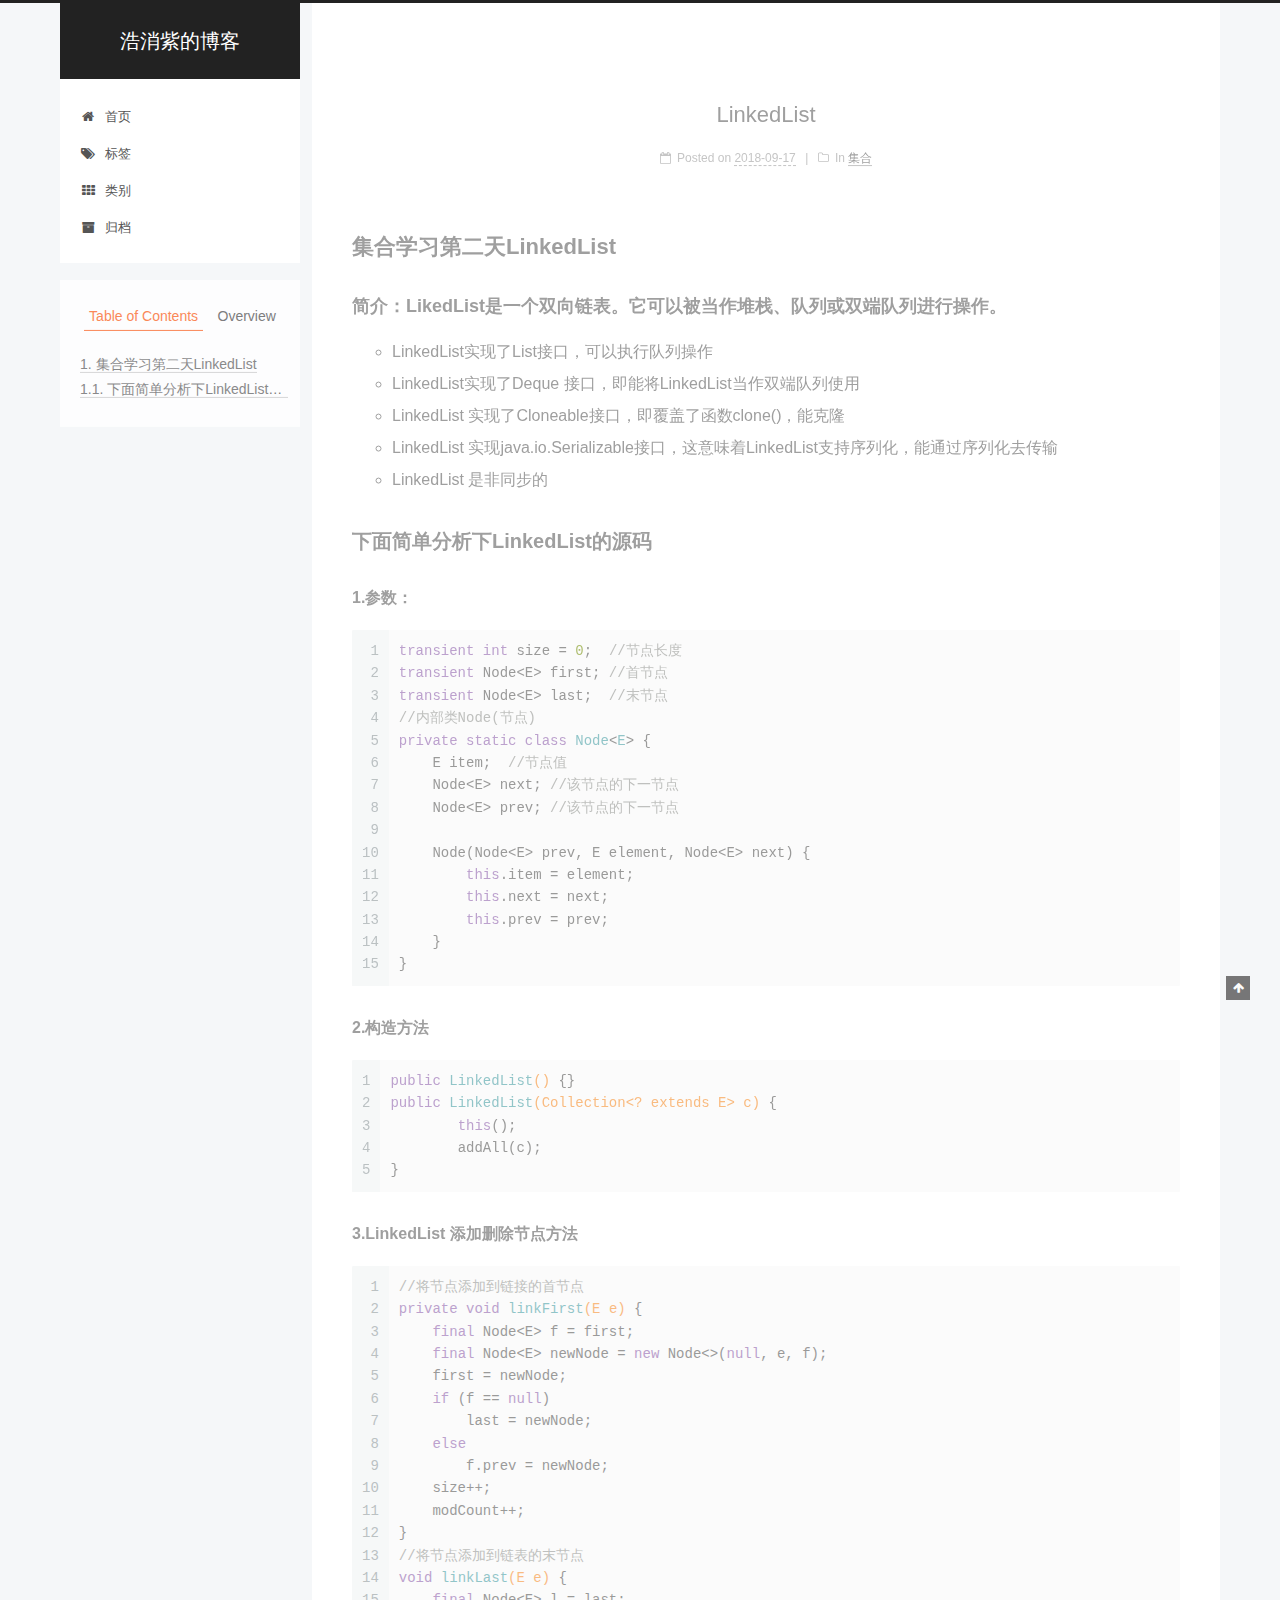
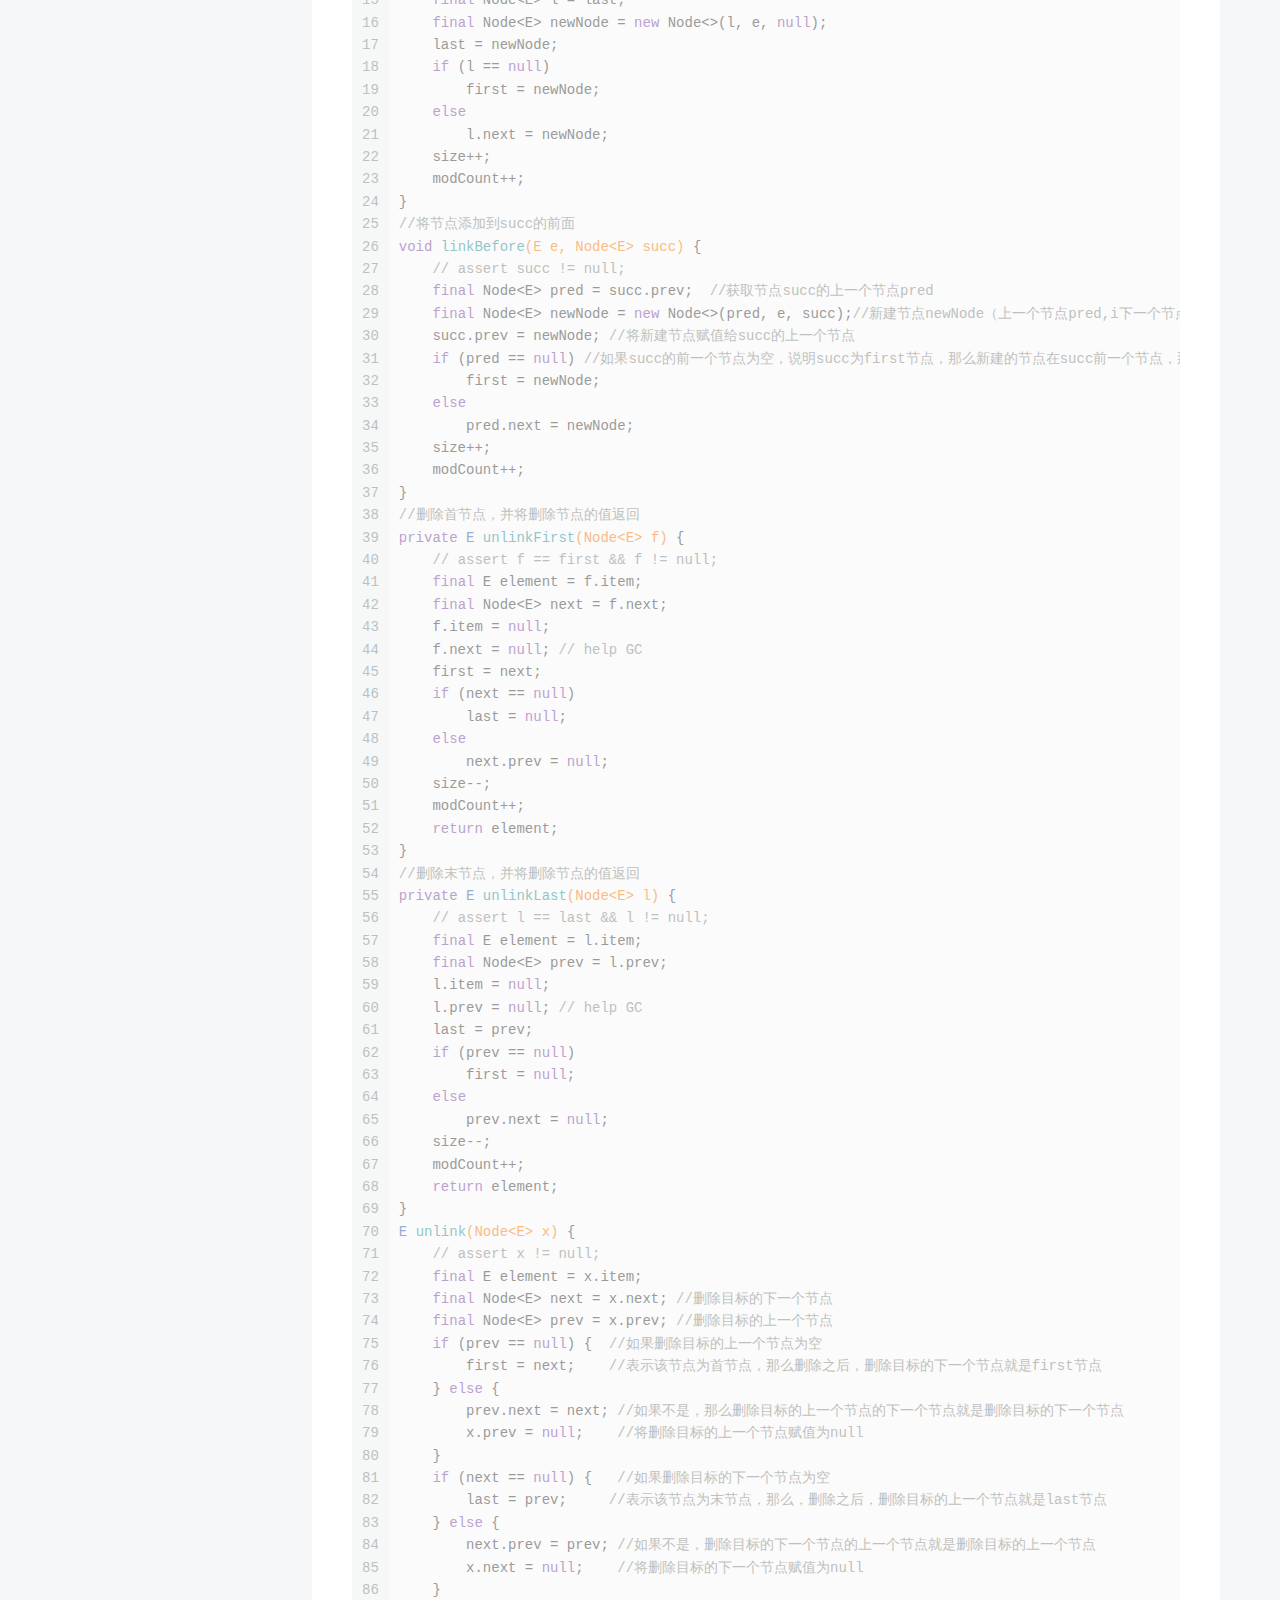
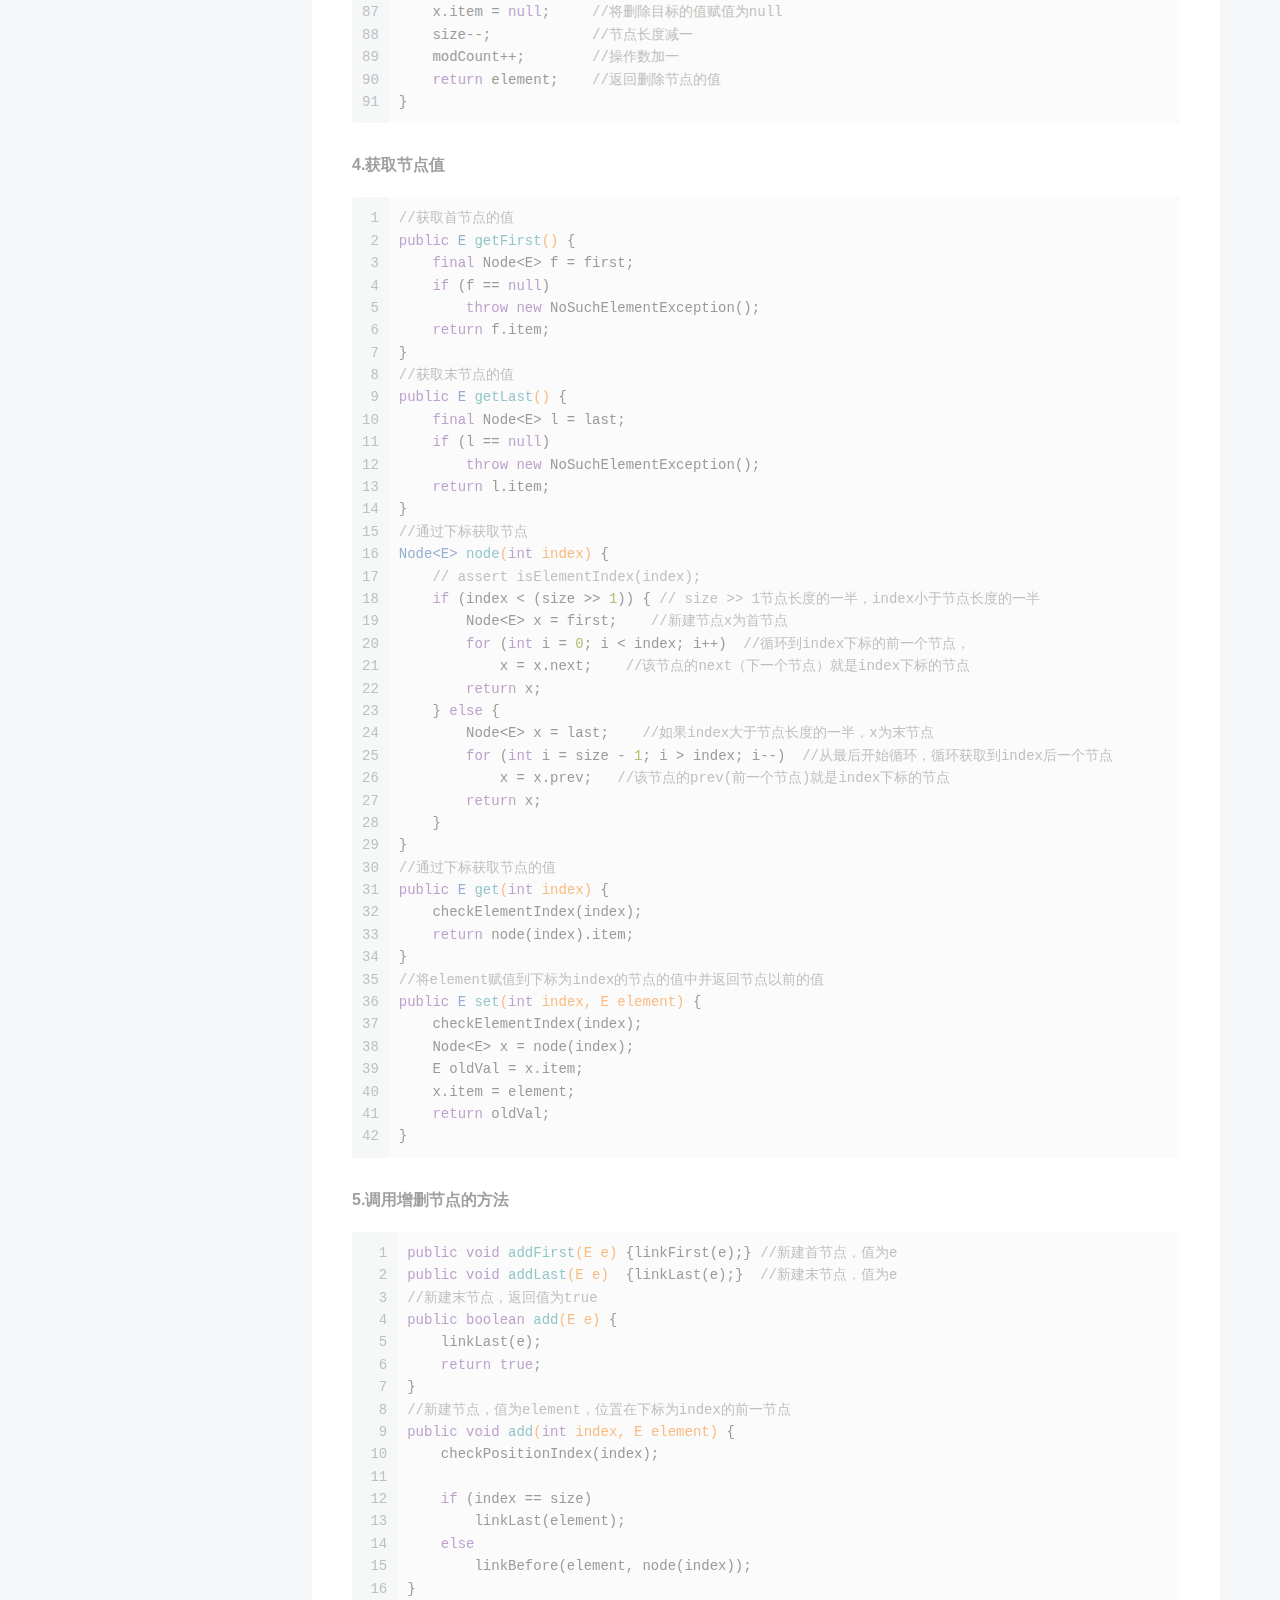
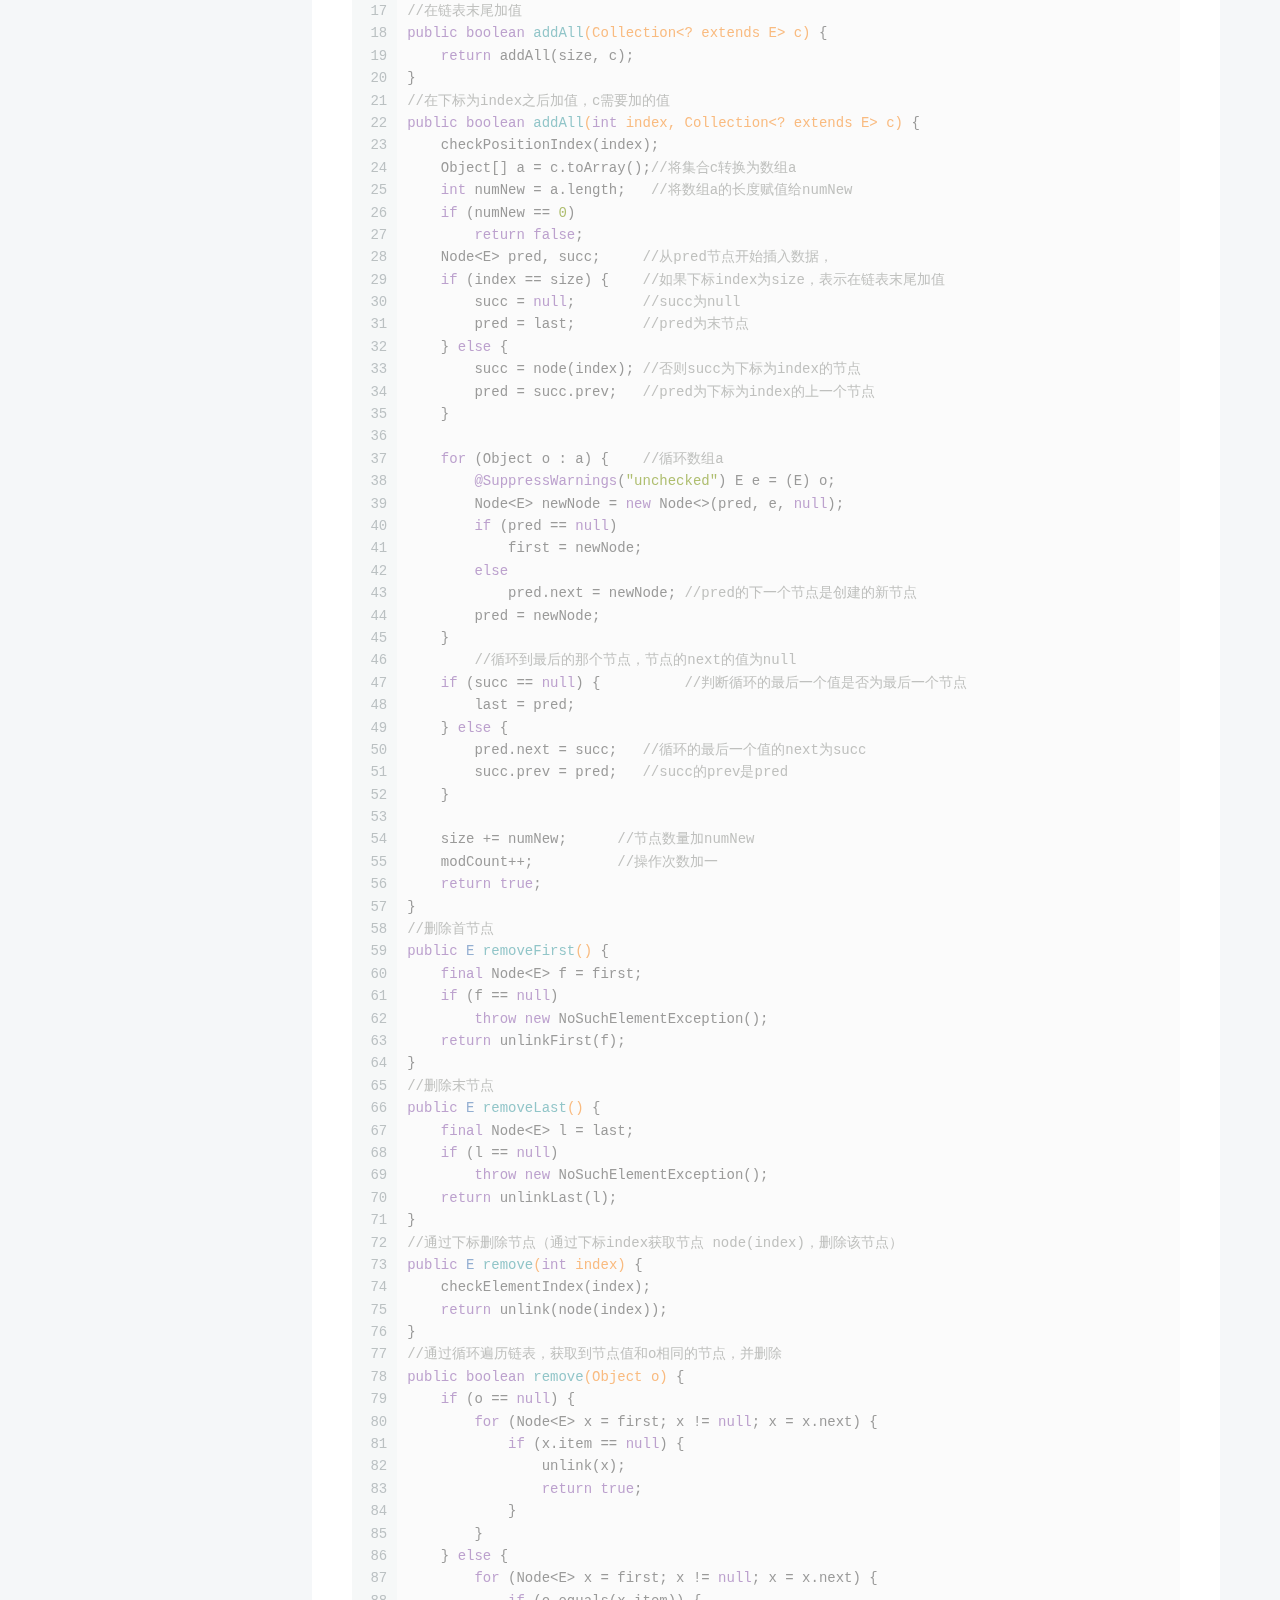
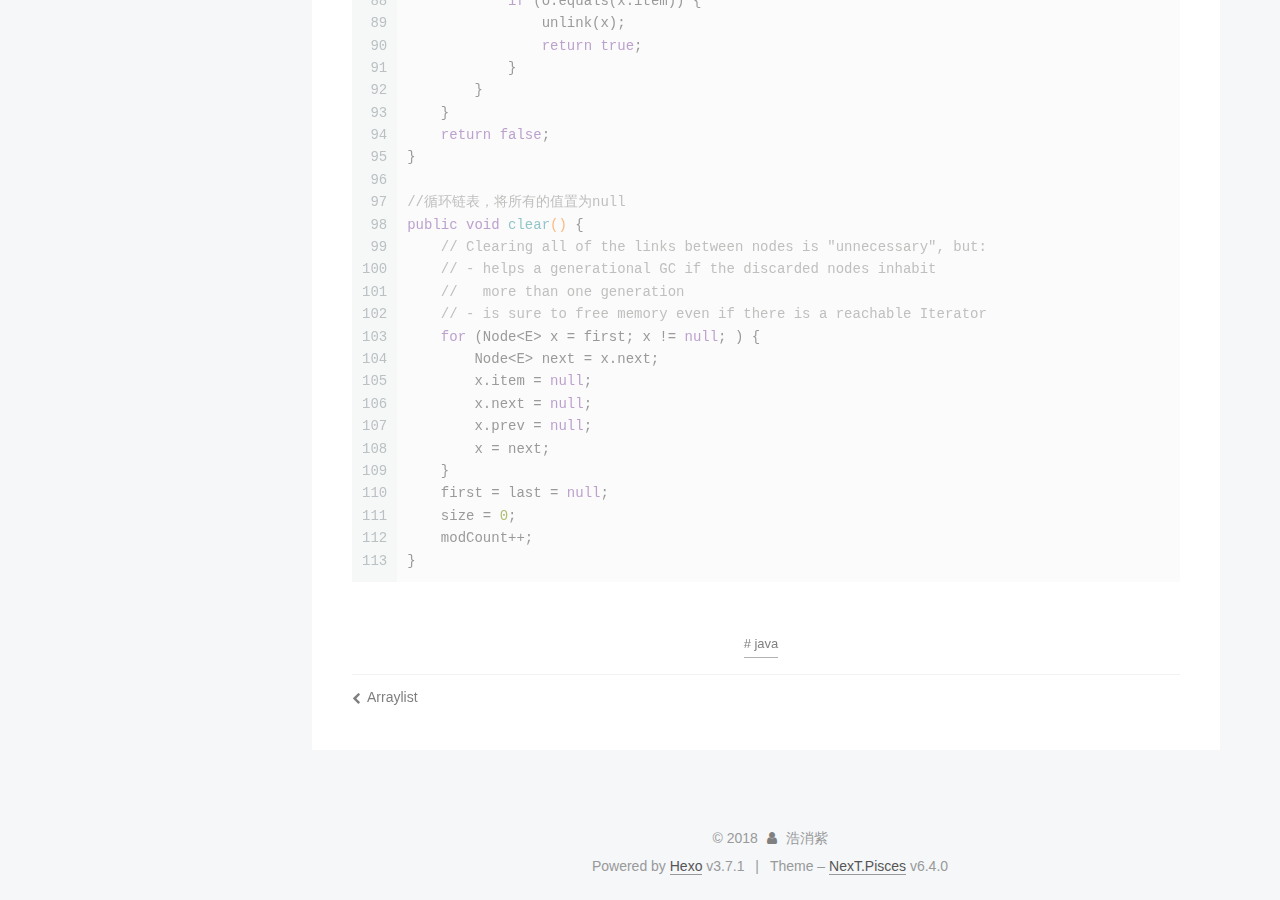
<file: 2018/09/17/LinkedList/index.html>
<!DOCTYPE html>












  


<html class="theme-next pisces use-motion" lang="zh-Hans">
<head>
  <meta charset="UTF-8"/>
<meta http-equiv="X-UA-Compatible" content="IE=edge" />
<meta name="viewport" content="width=device-width, initial-scale=1, maximum-scale=2"/>
<meta name="theme-color" content="#222">












<meta http-equiv="Cache-Control" content="no-transform" />
<meta http-equiv="Cache-Control" content="no-siteapp" />






















<link href="/lib/font-awesome/css/font-awesome.min.css?v=4.6.2" rel="stylesheet" type="text/css" />

<link href="/css/main.css?v=6.4.0" rel="stylesheet" type="text/css" />


  <link rel="apple-touch-icon" sizes="180x180" href="/images/apple-touch-icon-next.png?v=6.4.0">


  <link rel="icon" type="image/png" sizes="32x32" href="/images/favicon-32x32-next.png?v=6.4.0">


  <link rel="icon" type="image/png" sizes="16x16" href="/images/favicon-16x16-next.png?v=6.4.0">


  <link rel="mask-icon" href="/images/logo.svg?v=6.4.0" color="#222">









<script type="text/javascript" id="hexo.configurations">
  var NexT = window.NexT || {};
  var CONFIG = {
    root: '/',
    scheme: 'Pisces',
    version: '6.4.0',
    sidebar: {"position":"left","display":"post","offset":12,"b2t":false,"scrollpercent":false,"onmobile":false},
    fancybox: false,
    fastclick: false,
    lazyload: false,
    tabs: true,
    motion: {"enable":true,"async":false,"transition":{"post_block":"fadeIn","post_header":"slideDownIn","post_body":"slideDownIn","coll_header":"slideLeftIn","sidebar":"slideUpIn"}},
    algolia: {
      applicationID: '',
      apiKey: '',
      indexName: '',
      hits: {"per_page":10},
      labels: {"input_placeholder":"Search for Posts","hits_empty":"We didn't find any results for the search: ${query}","hits_stats":"${hits} results found in ${time} ms"}
    }
  };
</script>


  




  <meta name="description" content="集合学习第二天LinkedList简介：LikedList是一个双向链表。它可以被当作堆栈、队列或双端队列进行操作。 LinkedList实现了List接口，可以执行队列操作 LinkedList实现了Deque 接口，即能将LinkedList当作双端队列使用 LinkedList 实现了Cloneable接口，即覆盖了函数clone()，能克隆 LinkedList 实现java.io.Ser">
<meta name="keywords" content="java">
<meta property="og:type" content="article">
<meta property="og:title" content="LinkedList">
<meta property="og:url" content="http://yoursite.com/2018/09/17/LinkedList/index.html">
<meta property="og:site_name" content="浩消紫的博客">
<meta property="og:description" content="集合学习第二天LinkedList简介：LikedList是一个双向链表。它可以被当作堆栈、队列或双端队列进行操作。 LinkedList实现了List接口，可以执行队列操作 LinkedList实现了Deque 接口，即能将LinkedList当作双端队列使用 LinkedList 实现了Cloneable接口，即覆盖了函数clone()，能克隆 LinkedList 实现java.io.Ser">
<meta property="og:locale" content="zh-Hans">
<meta property="og:updated_time" content="2018-09-17T06:19:03.942Z">
<meta name="twitter:card" content="summary">
<meta name="twitter:title" content="LinkedList">
<meta name="twitter:description" content="集合学习第二天LinkedList简介：LikedList是一个双向链表。它可以被当作堆栈、队列或双端队列进行操作。 LinkedList实现了List接口，可以执行队列操作 LinkedList实现了Deque 接口，即能将LinkedList当作双端队列使用 LinkedList 实现了Cloneable接口，即覆盖了函数clone()，能克隆 LinkedList 实现java.io.Ser">






  <link rel="canonical" href="http://yoursite.com/2018/09/17/LinkedList/"/>



<script type="text/javascript" id="page.configurations">
  CONFIG.page = {
    sidebar: "",
  };
</script>

  <title>LinkedList | 浩消紫的博客</title>
  









  <noscript>
  <style type="text/css">
    .use-motion .motion-element,
    .use-motion .brand,
    .use-motion .menu-item,
    .sidebar-inner,
    .use-motion .post-block,
    .use-motion .pagination,
    .use-motion .comments,
    .use-motion .post-header,
    .use-motion .post-body,
    .use-motion .collection-title { opacity: initial; }

    .use-motion .logo,
    .use-motion .site-title,
    .use-motion .site-subtitle {
      opacity: initial;
      top: initial;
    }

    .use-motion {
      .logo-line-before i { left: initial; }
      .logo-line-after i { right: initial; }
    }
  </style>
</noscript>

</head>

<body itemscope itemtype="http://schema.org/WebPage" lang="zh-Hans">

  
  
    
  

  <div class="container sidebar-position-left page-post-detail">
    <div class="headband"></div>

    <header id="header" class="header" itemscope itemtype="http://schema.org/WPHeader">
      <div class="header-inner"><div class="site-brand-wrapper">
  <div class="site-meta ">
    

    <div class="custom-logo-site-title">
      <a href="/" class="brand" rel="start">
        <span class="logo-line-before"><i></i></span>
        <span class="site-title">浩消紫的博客</span>
        <span class="logo-line-after"><i></i></span>
      </a>
    </div>
    
  </div>

  <div class="site-nav-toggle">
    <button aria-label="Toggle navigation bar">
      <span class="btn-bar"></span>
      <span class="btn-bar"></span>
      <span class="btn-bar"></span>
    </button>
  </div>
</div>



<nav class="site-nav">
  
    <ul id="menu" class="menu">
      
        
        
        
          
          <li class="menu-item menu-item-首页">
    <a href="/" rel="section">
      <i class="menu-item-icon fa fa-fw fa-home"></i> <br />首页</a>
  </li>
        
        
        
          
          <li class="menu-item menu-item-标签">
    <a href="/tags/" rel="section">
      <i class="menu-item-icon fa fa-fw fa-tags"></i> <br />标签</a>
  </li>
        
        
        
          
          <li class="menu-item menu-item-类别">
    <a href="/categories/" rel="section">
      <i class="menu-item-icon fa fa-fw fa-th"></i> <br />类别</a>
  </li>
        
        
        
          
          <li class="menu-item menu-item-归档">
    <a href="/archives/" rel="section">
      <i class="menu-item-icon fa fa-fw fa-archive"></i> <br />归档</a>
  </li>

      
      
    </ul>
  

  

  
</nav>



  



</div>
    </header>

    


    <main id="main" class="main">
      <div class="main-inner">
        <div class="content-wrap">
          
            

          
          <div id="content" class="content">
            

  <div id="posts" class="posts-expand">
    

  

  
  
  

  

  <article class="post post-type-normal" itemscope itemtype="http://schema.org/Article">
  
  
  
  <div class="post-block">
    <link itemprop="mainEntityOfPage" href="http://yoursite.com/2018/09/17/LinkedList/">

    <span hidden itemprop="author" itemscope itemtype="http://schema.org/Person">
      <meta itemprop="name" content="浩消紫">
      <meta itemprop="description" content="">
      <meta itemprop="image" content="/images/avatar.gif">
    </span>

    <span hidden itemprop="publisher" itemscope itemtype="http://schema.org/Organization">
      <meta itemprop="name" content="浩消紫的博客">
    </span>

    
      <header class="post-header">

        
        
          <h1 class="post-title" itemprop="name headline">LinkedList
              
            
          </h1>
        

        <div class="post-meta">
          <span class="post-time">

            
            
            

            
              <span class="post-meta-item-icon">
                <i class="fa fa-calendar-o"></i>
              </span>
              
                <span class="post-meta-item-text">Posted on</span>
              

              
                
              

              <time title="Created: 2018-09-17 09:52:05 / Modified: 14:19:03" itemprop="dateCreated datePublished" datetime="2018-09-17T09:52:05+08:00">2018-09-17</time>
            

            
              

              
            
          </span>

          
            <span class="post-category" >
            
              <span class="post-meta-divider">|</span>
            
              <span class="post-meta-item-icon">
                <i class="fa fa-folder-o"></i>
              </span>
              
                <span class="post-meta-item-text">In</span>
              
              
                <span itemprop="about" itemscope itemtype="http://schema.org/Thing"><a href="/categories/集合/" itemprop="url" rel="index"><span itemprop="name">集合</span></a></span>

                
                
              
            </span>
          

          
            
          

          
          

          

          

          

        </div>
      </header>
    

    
    
    
    <div class="post-body" itemprop="articleBody">

      
      

      
        <h1 id="集合学习第二天LinkedList"><a href="#集合学习第二天LinkedList" class="headerlink" title="集合学习第二天LinkedList"></a>集合学习第二天LinkedList</h1><h3 id="简介：LikedList是一个双向链表。它可以被当作堆栈、队列或双端队列进行操作。"><a href="#简介：LikedList是一个双向链表。它可以被当作堆栈、队列或双端队列进行操作。" class="headerlink" title="简介：LikedList是一个双向链表。它可以被当作堆栈、队列或双端队列进行操作。"></a>简介：LikedList是一个双向链表。它可以被当作堆栈、队列或双端队列进行操作。</h3><ul>
<li>LinkedList实现了List接口，可以执行队列操作</li>
<li>LinkedList实现了Deque 接口，即能将LinkedList当作双端队列使用</li>
<li>LinkedList 实现了Cloneable接口，即覆盖了函数clone()，能克隆</li>
<li>LinkedList 实现java.io.Serializable接口，这意味着LinkedList支持序列化，能通过序列化去传输</li>
<li>LinkedList 是非同步的</li>
</ul>
<a id="more"></a>
<h2 id="下面简单分析下LinkedList的源码"><a href="#下面简单分析下LinkedList的源码" class="headerlink" title="下面简单分析下LinkedList的源码"></a>下面简单分析下LinkedList的源码</h2><h4 id="1-参数："><a href="#1-参数：" class="headerlink" title="1.参数："></a>1.参数：</h4><figure class="highlight java"><table><tr><td class="gutter"><pre><span class="line">1</span><br><span class="line">2</span><br><span class="line">3</span><br><span class="line">4</span><br><span class="line">5</span><br><span class="line">6</span><br><span class="line">7</span><br><span class="line">8</span><br><span class="line">9</span><br><span class="line">10</span><br><span class="line">11</span><br><span class="line">12</span><br><span class="line">13</span><br><span class="line">14</span><br><span class="line">15</span><br></pre></td><td class="code"><pre><span class="line"><span class="keyword">transient</span> <span class="keyword">int</span> size = <span class="number">0</span>;  <span class="comment">//节点长度</span></span><br><span class="line"><span class="keyword">transient</span> Node&lt;E&gt; first; <span class="comment">//首节点</span></span><br><span class="line"><span class="keyword">transient</span> Node&lt;E&gt; last;  <span class="comment">//末节点</span></span><br><span class="line"><span class="comment">//内部类Node(节点)</span></span><br><span class="line"><span class="keyword">private</span> <span class="keyword">static</span> <span class="class"><span class="keyword">class</span> <span class="title">Node</span>&lt;<span class="title">E</span>&gt; </span>&#123;</span><br><span class="line">    E item;  <span class="comment">//节点值 </span></span><br><span class="line">    Node&lt;E&gt; next; <span class="comment">//该节点的下一节点</span></span><br><span class="line">    Node&lt;E&gt; prev; <span class="comment">//该节点的下一节点</span></span><br><span class="line"></span><br><span class="line">    Node(Node&lt;E&gt; prev, E element, Node&lt;E&gt; next) &#123;</span><br><span class="line">        <span class="keyword">this</span>.item = element;</span><br><span class="line">        <span class="keyword">this</span>.next = next;</span><br><span class="line">        <span class="keyword">this</span>.prev = prev;</span><br><span class="line">    &#125;</span><br><span class="line">&#125;</span><br></pre></td></tr></table></figure>
<h4 id="2-构造方法"><a href="#2-构造方法" class="headerlink" title="2.构造方法"></a>2.构造方法</h4><figure class="highlight java"><table><tr><td class="gutter"><pre><span class="line">1</span><br><span class="line">2</span><br><span class="line">3</span><br><span class="line">4</span><br><span class="line">5</span><br></pre></td><td class="code"><pre><span class="line"><span class="function"><span class="keyword">public</span> <span class="title">LinkedList</span><span class="params">()</span> </span>&#123;&#125;</span><br><span class="line"><span class="function"><span class="keyword">public</span> <span class="title">LinkedList</span><span class="params">(Collection&lt;? extends E&gt; c)</span> </span>&#123;</span><br><span class="line">	<span class="keyword">this</span>();</span><br><span class="line">	addAll(c);</span><br><span class="line">&#125;</span><br></pre></td></tr></table></figure>
<h4 id="3-LinkedList-添加删除节点方法"><a href="#3-LinkedList-添加删除节点方法" class="headerlink" title="3.LinkedList 添加删除节点方法"></a>3.LinkedList 添加删除节点方法</h4><figure class="highlight java"><table><tr><td class="gutter"><pre><span class="line">1</span><br><span class="line">2</span><br><span class="line">3</span><br><span class="line">4</span><br><span class="line">5</span><br><span class="line">6</span><br><span class="line">7</span><br><span class="line">8</span><br><span class="line">9</span><br><span class="line">10</span><br><span class="line">11</span><br><span class="line">12</span><br><span class="line">13</span><br><span class="line">14</span><br><span class="line">15</span><br><span class="line">16</span><br><span class="line">17</span><br><span class="line">18</span><br><span class="line">19</span><br><span class="line">20</span><br><span class="line">21</span><br><span class="line">22</span><br><span class="line">23</span><br><span class="line">24</span><br><span class="line">25</span><br><span class="line">26</span><br><span class="line">27</span><br><span class="line">28</span><br><span class="line">29</span><br><span class="line">30</span><br><span class="line">31</span><br><span class="line">32</span><br><span class="line">33</span><br><span class="line">34</span><br><span class="line">35</span><br><span class="line">36</span><br><span class="line">37</span><br><span class="line">38</span><br><span class="line">39</span><br><span class="line">40</span><br><span class="line">41</span><br><span class="line">42</span><br><span class="line">43</span><br><span class="line">44</span><br><span class="line">45</span><br><span class="line">46</span><br><span class="line">47</span><br><span class="line">48</span><br><span class="line">49</span><br><span class="line">50</span><br><span class="line">51</span><br><span class="line">52</span><br><span class="line">53</span><br><span class="line">54</span><br><span class="line">55</span><br><span class="line">56</span><br><span class="line">57</span><br><span class="line">58</span><br><span class="line">59</span><br><span class="line">60</span><br><span class="line">61</span><br><span class="line">62</span><br><span class="line">63</span><br><span class="line">64</span><br><span class="line">65</span><br><span class="line">66</span><br><span class="line">67</span><br><span class="line">68</span><br><span class="line">69</span><br><span class="line">70</span><br><span class="line">71</span><br><span class="line">72</span><br><span class="line">73</span><br><span class="line">74</span><br><span class="line">75</span><br><span class="line">76</span><br><span class="line">77</span><br><span class="line">78</span><br><span class="line">79</span><br><span class="line">80</span><br><span class="line">81</span><br><span class="line">82</span><br><span class="line">83</span><br><span class="line">84</span><br><span class="line">85</span><br><span class="line">86</span><br><span class="line">87</span><br><span class="line">88</span><br><span class="line">89</span><br><span class="line">90</span><br><span class="line">91</span><br></pre></td><td class="code"><pre><span class="line"><span class="comment">//将节点添加到链接的首节点</span></span><br><span class="line"><span class="function"><span class="keyword">private</span> <span class="keyword">void</span> <span class="title">linkFirst</span><span class="params">(E e)</span> </span>&#123;</span><br><span class="line">    <span class="keyword">final</span> Node&lt;E&gt; f = first;</span><br><span class="line">    <span class="keyword">final</span> Node&lt;E&gt; newNode = <span class="keyword">new</span> Node&lt;&gt;(<span class="keyword">null</span>, e, f);</span><br><span class="line">    first = newNode;</span><br><span class="line">    <span class="keyword">if</span> (f == <span class="keyword">null</span>)</span><br><span class="line">    	last = newNode;</span><br><span class="line">    <span class="keyword">else</span></span><br><span class="line">    	f.prev = newNode;</span><br><span class="line">    size++;</span><br><span class="line">    modCount++;</span><br><span class="line">&#125;</span><br><span class="line"><span class="comment">//将节点添加到链表的末节点</span></span><br><span class="line"><span class="function"><span class="keyword">void</span> <span class="title">linkLast</span><span class="params">(E e)</span> </span>&#123;</span><br><span class="line">    <span class="keyword">final</span> Node&lt;E&gt; l = last;</span><br><span class="line">    <span class="keyword">final</span> Node&lt;E&gt; newNode = <span class="keyword">new</span> Node&lt;&gt;(l, e, <span class="keyword">null</span>);</span><br><span class="line">    last = newNode;</span><br><span class="line">    <span class="keyword">if</span> (l == <span class="keyword">null</span>)</span><br><span class="line">        first = newNode;</span><br><span class="line">    <span class="keyword">else</span></span><br><span class="line">        l.next = newNode;</span><br><span class="line">    size++;</span><br><span class="line">    modCount++;</span><br><span class="line">&#125;</span><br><span class="line"><span class="comment">//将节点添加到succ的前面</span></span><br><span class="line"><span class="function"><span class="keyword">void</span> <span class="title">linkBefore</span><span class="params">(E e, Node&lt;E&gt; succ)</span> </span>&#123;</span><br><span class="line">    <span class="comment">// assert succ != null;</span></span><br><span class="line">    <span class="keyword">final</span> Node&lt;E&gt; pred = succ.prev;  <span class="comment">//获取节点succ的上一个节点pred</span></span><br><span class="line">    <span class="keyword">final</span> Node&lt;E&gt; newNode = <span class="keyword">new</span> Node&lt;&gt;(pred, e, succ);<span class="comment">//新建节点newNode（上一个节点pred,i下一个节点succ）</span></span><br><span class="line">    succ.prev = newNode; <span class="comment">//将新建节点赋值给succ的上一个节点</span></span><br><span class="line">    <span class="keyword">if</span> (pred == <span class="keyword">null</span>) <span class="comment">//如果succ的前一个节点为空，说明succ为first节点，那么新建的节点在succ前一个节点，那么新建节点newNode为first节点</span></span><br><span class="line">        first = newNode;</span><br><span class="line">    <span class="keyword">else</span></span><br><span class="line">        pred.next = newNode;</span><br><span class="line">    size++;</span><br><span class="line">    modCount++;</span><br><span class="line">&#125;</span><br><span class="line"><span class="comment">//删除首节点，并将删除节点的值返回</span></span><br><span class="line"><span class="function"><span class="keyword">private</span> E <span class="title">unlinkFirst</span><span class="params">(Node&lt;E&gt; f)</span> </span>&#123;</span><br><span class="line">    <span class="comment">// assert f == first &amp;&amp; f != null;</span></span><br><span class="line">    <span class="keyword">final</span> E element = f.item;</span><br><span class="line">    <span class="keyword">final</span> Node&lt;E&gt; next = f.next;</span><br><span class="line">    f.item = <span class="keyword">null</span>;</span><br><span class="line">    f.next = <span class="keyword">null</span>; <span class="comment">// help GC</span></span><br><span class="line">    first = next;</span><br><span class="line">    <span class="keyword">if</span> (next == <span class="keyword">null</span>)</span><br><span class="line">        last = <span class="keyword">null</span>;</span><br><span class="line">    <span class="keyword">else</span></span><br><span class="line">        next.prev = <span class="keyword">null</span>;</span><br><span class="line">    size--;</span><br><span class="line">    modCount++;</span><br><span class="line">    <span class="keyword">return</span> element;</span><br><span class="line">&#125;</span><br><span class="line"><span class="comment">//删除末节点，并将删除节点的值返回</span></span><br><span class="line"><span class="function"><span class="keyword">private</span> E <span class="title">unlinkLast</span><span class="params">(Node&lt;E&gt; l)</span> </span>&#123;</span><br><span class="line">    <span class="comment">// assert l == last &amp;&amp; l != null;</span></span><br><span class="line">    <span class="keyword">final</span> E element = l.item;</span><br><span class="line">    <span class="keyword">final</span> Node&lt;E&gt; prev = l.prev;</span><br><span class="line">    l.item = <span class="keyword">null</span>;</span><br><span class="line">    l.prev = <span class="keyword">null</span>; <span class="comment">// help GC</span></span><br><span class="line">    last = prev;</span><br><span class="line">    <span class="keyword">if</span> (prev == <span class="keyword">null</span>)</span><br><span class="line">        first = <span class="keyword">null</span>;</span><br><span class="line">    <span class="keyword">else</span></span><br><span class="line">        prev.next = <span class="keyword">null</span>;</span><br><span class="line">    size--;</span><br><span class="line">    modCount++;</span><br><span class="line">    <span class="keyword">return</span> element;</span><br><span class="line">&#125;</span><br><span class="line"><span class="function">E <span class="title">unlink</span><span class="params">(Node&lt;E&gt; x)</span> </span>&#123;</span><br><span class="line">    <span class="comment">// assert x != null;</span></span><br><span class="line">    <span class="keyword">final</span> E element = x.item;</span><br><span class="line">    <span class="keyword">final</span> Node&lt;E&gt; next = x.next; <span class="comment">//删除目标的下一个节点</span></span><br><span class="line">    <span class="keyword">final</span> Node&lt;E&gt; prev = x.prev; <span class="comment">//删除目标的上一个节点</span></span><br><span class="line">    <span class="keyword">if</span> (prev == <span class="keyword">null</span>) &#123;  <span class="comment">//如果删除目标的上一个节点为空</span></span><br><span class="line">        first = next;    <span class="comment">//表示该节点为首节点，那么删除之后，删除目标的下一个节点就是first节点</span></span><br><span class="line">    &#125; <span class="keyword">else</span> &#123;</span><br><span class="line">        prev.next = next; <span class="comment">//如果不是，那么删除目标的上一个节点的下一个节点就是删除目标的下一个节点</span></span><br><span class="line">        x.prev = <span class="keyword">null</span>;    <span class="comment">//将删除目标的上一个节点赋值为null</span></span><br><span class="line">    &#125;</span><br><span class="line">    <span class="keyword">if</span> (next == <span class="keyword">null</span>) &#123;   <span class="comment">//如果删除目标的下一个节点为空</span></span><br><span class="line">        last = prev;     <span class="comment">//表示该节点为末节点，那么，删除之后，删除目标的上一个节点就是last节点</span></span><br><span class="line">    &#125; <span class="keyword">else</span> &#123;</span><br><span class="line">        next.prev = prev; <span class="comment">//如果不是，删除目标的下一个节点的上一个节点就是删除目标的上一个节点</span></span><br><span class="line">        x.next = <span class="keyword">null</span>;    <span class="comment">//将删除目标的下一个节点赋值为null</span></span><br><span class="line">    &#125;</span><br><span class="line">    x.item = <span class="keyword">null</span>;     <span class="comment">//将删除目标的值赋值为null</span></span><br><span class="line">    size--;            <span class="comment">//节点长度减一</span></span><br><span class="line">    modCount++;        <span class="comment">//操作数加一</span></span><br><span class="line">    <span class="keyword">return</span> element;    <span class="comment">//返回删除节点的值</span></span><br><span class="line">&#125;</span><br></pre></td></tr></table></figure>
<h4 id="4-获取节点值"><a href="#4-获取节点值" class="headerlink" title="4.获取节点值"></a>4.获取节点值</h4><figure class="highlight java"><table><tr><td class="gutter"><pre><span class="line">1</span><br><span class="line">2</span><br><span class="line">3</span><br><span class="line">4</span><br><span class="line">5</span><br><span class="line">6</span><br><span class="line">7</span><br><span class="line">8</span><br><span class="line">9</span><br><span class="line">10</span><br><span class="line">11</span><br><span class="line">12</span><br><span class="line">13</span><br><span class="line">14</span><br><span class="line">15</span><br><span class="line">16</span><br><span class="line">17</span><br><span class="line">18</span><br><span class="line">19</span><br><span class="line">20</span><br><span class="line">21</span><br><span class="line">22</span><br><span class="line">23</span><br><span class="line">24</span><br><span class="line">25</span><br><span class="line">26</span><br><span class="line">27</span><br><span class="line">28</span><br><span class="line">29</span><br><span class="line">30</span><br><span class="line">31</span><br><span class="line">32</span><br><span class="line">33</span><br><span class="line">34</span><br><span class="line">35</span><br><span class="line">36</span><br><span class="line">37</span><br><span class="line">38</span><br><span class="line">39</span><br><span class="line">40</span><br><span class="line">41</span><br><span class="line">42</span><br></pre></td><td class="code"><pre><span class="line"><span class="comment">//获取首节点的值</span></span><br><span class="line"><span class="function"><span class="keyword">public</span> E <span class="title">getFirst</span><span class="params">()</span> </span>&#123;</span><br><span class="line">    <span class="keyword">final</span> Node&lt;E&gt; f = first;</span><br><span class="line">    <span class="keyword">if</span> (f == <span class="keyword">null</span>)</span><br><span class="line">    	<span class="keyword">throw</span> <span class="keyword">new</span> NoSuchElementException();</span><br><span class="line">    <span class="keyword">return</span> f.item;</span><br><span class="line">&#125;</span><br><span class="line"><span class="comment">//获取末节点的值</span></span><br><span class="line"><span class="function"><span class="keyword">public</span> E <span class="title">getLast</span><span class="params">()</span> </span>&#123;</span><br><span class="line">    <span class="keyword">final</span> Node&lt;E&gt; l = last;</span><br><span class="line">    <span class="keyword">if</span> (l == <span class="keyword">null</span>)</span><br><span class="line">        <span class="keyword">throw</span> <span class="keyword">new</span> NoSuchElementException();</span><br><span class="line">    <span class="keyword">return</span> l.item;</span><br><span class="line">&#125;</span><br><span class="line"><span class="comment">//通过下标获取节点</span></span><br><span class="line"><span class="function">Node&lt;E&gt; <span class="title">node</span><span class="params">(<span class="keyword">int</span> index)</span> </span>&#123;</span><br><span class="line">    <span class="comment">// assert isElementIndex(index);</span></span><br><span class="line">    <span class="keyword">if</span> (index &lt; (size &gt;&gt; <span class="number">1</span>)) &#123; <span class="comment">// size &gt;&gt; 1节点长度的一半，index小于节点长度的一半</span></span><br><span class="line">        Node&lt;E&gt; x = first;    <span class="comment">//新建节点x为首节点  </span></span><br><span class="line">        <span class="keyword">for</span> (<span class="keyword">int</span> i = <span class="number">0</span>; i &lt; index; i++)  <span class="comment">//循环到index下标的前一个节点，</span></span><br><span class="line">            x = x.next;    <span class="comment">//该节点的next（下一个节点）就是index下标的节点</span></span><br><span class="line">        <span class="keyword">return</span> x;</span><br><span class="line">    &#125; <span class="keyword">else</span> &#123;</span><br><span class="line">        Node&lt;E&gt; x = last;    <span class="comment">//如果index大于节点长度的一半，x为末节点</span></span><br><span class="line">        <span class="keyword">for</span> (<span class="keyword">int</span> i = size - <span class="number">1</span>; i &gt; index; i--)  <span class="comment">//从最后开始循环，循环获取到index后一个节点</span></span><br><span class="line">            x = x.prev;   <span class="comment">//该节点的prev(前一个节点)就是index下标的节点</span></span><br><span class="line">        <span class="keyword">return</span> x;</span><br><span class="line">    &#125;</span><br><span class="line">&#125;</span><br><span class="line"><span class="comment">//通过下标获取节点的值</span></span><br><span class="line"><span class="function"><span class="keyword">public</span> E <span class="title">get</span><span class="params">(<span class="keyword">int</span> index)</span> </span>&#123;</span><br><span class="line">    checkElementIndex(index);</span><br><span class="line">    <span class="keyword">return</span> node(index).item;</span><br><span class="line">&#125;</span><br><span class="line"><span class="comment">//将element赋值到下标为index的节点的值中并返回节点以前的值</span></span><br><span class="line"><span class="function"><span class="keyword">public</span> E <span class="title">set</span><span class="params">(<span class="keyword">int</span> index, E element)</span> </span>&#123;</span><br><span class="line">    checkElementIndex(index);</span><br><span class="line">    Node&lt;E&gt; x = node(index);</span><br><span class="line">    E oldVal = x.item;</span><br><span class="line">    x.item = element;</span><br><span class="line">    <span class="keyword">return</span> oldVal;</span><br><span class="line">&#125;</span><br></pre></td></tr></table></figure>
<h4 id="5-调用增删节点的方法"><a href="#5-调用增删节点的方法" class="headerlink" title="5.调用增删节点的方法"></a>5.调用增删节点的方法</h4><figure class="highlight java"><table><tr><td class="gutter"><pre><span class="line">1</span><br><span class="line">2</span><br><span class="line">3</span><br><span class="line">4</span><br><span class="line">5</span><br><span class="line">6</span><br><span class="line">7</span><br><span class="line">8</span><br><span class="line">9</span><br><span class="line">10</span><br><span class="line">11</span><br><span class="line">12</span><br><span class="line">13</span><br><span class="line">14</span><br><span class="line">15</span><br><span class="line">16</span><br><span class="line">17</span><br><span class="line">18</span><br><span class="line">19</span><br><span class="line">20</span><br><span class="line">21</span><br><span class="line">22</span><br><span class="line">23</span><br><span class="line">24</span><br><span class="line">25</span><br><span class="line">26</span><br><span class="line">27</span><br><span class="line">28</span><br><span class="line">29</span><br><span class="line">30</span><br><span class="line">31</span><br><span class="line">32</span><br><span class="line">33</span><br><span class="line">34</span><br><span class="line">35</span><br><span class="line">36</span><br><span class="line">37</span><br><span class="line">38</span><br><span class="line">39</span><br><span class="line">40</span><br><span class="line">41</span><br><span class="line">42</span><br><span class="line">43</span><br><span class="line">44</span><br><span class="line">45</span><br><span class="line">46</span><br><span class="line">47</span><br><span class="line">48</span><br><span class="line">49</span><br><span class="line">50</span><br><span class="line">51</span><br><span class="line">52</span><br><span class="line">53</span><br><span class="line">54</span><br><span class="line">55</span><br><span class="line">56</span><br><span class="line">57</span><br><span class="line">58</span><br><span class="line">59</span><br><span class="line">60</span><br><span class="line">61</span><br><span class="line">62</span><br><span class="line">63</span><br><span class="line">64</span><br><span class="line">65</span><br><span class="line">66</span><br><span class="line">67</span><br><span class="line">68</span><br><span class="line">69</span><br><span class="line">70</span><br><span class="line">71</span><br><span class="line">72</span><br><span class="line">73</span><br><span class="line">74</span><br><span class="line">75</span><br><span class="line">76</span><br><span class="line">77</span><br><span class="line">78</span><br><span class="line">79</span><br><span class="line">80</span><br><span class="line">81</span><br><span class="line">82</span><br><span class="line">83</span><br><span class="line">84</span><br><span class="line">85</span><br><span class="line">86</span><br><span class="line">87</span><br><span class="line">88</span><br><span class="line">89</span><br><span class="line">90</span><br><span class="line">91</span><br><span class="line">92</span><br><span class="line">93</span><br><span class="line">94</span><br><span class="line">95</span><br><span class="line">96</span><br><span class="line">97</span><br><span class="line">98</span><br><span class="line">99</span><br><span class="line">100</span><br><span class="line">101</span><br><span class="line">102</span><br><span class="line">103</span><br><span class="line">104</span><br><span class="line">105</span><br><span class="line">106</span><br><span class="line">107</span><br><span class="line">108</span><br><span class="line">109</span><br><span class="line">110</span><br><span class="line">111</span><br><span class="line">112</span><br><span class="line">113</span><br></pre></td><td class="code"><pre><span class="line"><span class="function"><span class="keyword">public</span> <span class="keyword">void</span> <span class="title">addFirst</span><span class="params">(E e)</span> </span>&#123;linkFirst(e);&#125; <span class="comment">//新建首节点，值为e</span></span><br><span class="line"><span class="function"><span class="keyword">public</span> <span class="keyword">void</span> <span class="title">addLast</span><span class="params">(E e)</span>  </span>&#123;linkLast(e);&#125;  <span class="comment">//新建末节点，值为e</span></span><br><span class="line"><span class="comment">//新建末节点，返回值为true</span></span><br><span class="line"><span class="function"><span class="keyword">public</span> <span class="keyword">boolean</span> <span class="title">add</span><span class="params">(E e)</span> </span>&#123;</span><br><span class="line">    linkLast(e);</span><br><span class="line">    <span class="keyword">return</span> <span class="keyword">true</span>;</span><br><span class="line">&#125;</span><br><span class="line"><span class="comment">//新建节点，值为element，位置在下标为index的前一节点</span></span><br><span class="line"><span class="function"><span class="keyword">public</span> <span class="keyword">void</span> <span class="title">add</span><span class="params">(<span class="keyword">int</span> index, E element)</span> </span>&#123;</span><br><span class="line">    checkPositionIndex(index);</span><br><span class="line"></span><br><span class="line">    <span class="keyword">if</span> (index == size)</span><br><span class="line">        linkLast(element);</span><br><span class="line">    <span class="keyword">else</span></span><br><span class="line">        linkBefore(element, node(index));</span><br><span class="line">&#125;</span><br><span class="line"><span class="comment">//在链表末尾加值</span></span><br><span class="line"><span class="function"><span class="keyword">public</span> <span class="keyword">boolean</span> <span class="title">addAll</span><span class="params">(Collection&lt;? extends E&gt; c)</span> </span>&#123;</span><br><span class="line">    <span class="keyword">return</span> addAll(size, c);</span><br><span class="line">&#125;</span><br><span class="line"><span class="comment">//在下标为index之后加值，c需要加的值</span></span><br><span class="line"><span class="function"><span class="keyword">public</span> <span class="keyword">boolean</span> <span class="title">addAll</span><span class="params">(<span class="keyword">int</span> index, Collection&lt;? extends E&gt; c)</span> </span>&#123;</span><br><span class="line">    checkPositionIndex(index);</span><br><span class="line">    Object[] a = c.toArray();<span class="comment">//将集合c转换为数组a</span></span><br><span class="line">    <span class="keyword">int</span> numNew = a.length;   <span class="comment">//将数组a的长度赋值给numNew</span></span><br><span class="line">    <span class="keyword">if</span> (numNew == <span class="number">0</span>)</span><br><span class="line">        <span class="keyword">return</span> <span class="keyword">false</span>;</span><br><span class="line">    Node&lt;E&gt; pred, succ;     <span class="comment">//从pred节点开始插入数据，</span></span><br><span class="line">    <span class="keyword">if</span> (index == size) &#123;    <span class="comment">//如果下标index为size，表示在链表末尾加值</span></span><br><span class="line">        succ = <span class="keyword">null</span>;        <span class="comment">//succ为null</span></span><br><span class="line">        pred = last;        <span class="comment">//pred为末节点</span></span><br><span class="line">    &#125; <span class="keyword">else</span> &#123;</span><br><span class="line">        succ = node(index); <span class="comment">//否则succ为下标为index的节点</span></span><br><span class="line">        pred = succ.prev;   <span class="comment">//pred为下标为index的上一个节点</span></span><br><span class="line">    &#125;</span><br><span class="line"></span><br><span class="line">    <span class="keyword">for</span> (Object o : a) &#123;    <span class="comment">//循环数组a</span></span><br><span class="line">        <span class="meta">@SuppressWarnings</span>(<span class="string">"unchecked"</span>) E e = (E) o;</span><br><span class="line">        Node&lt;E&gt; newNode = <span class="keyword">new</span> Node&lt;&gt;(pred, e, <span class="keyword">null</span>);</span><br><span class="line">        <span class="keyword">if</span> (pred == <span class="keyword">null</span>)    </span><br><span class="line">            first = newNode;</span><br><span class="line">        <span class="keyword">else</span></span><br><span class="line">            pred.next = newNode; <span class="comment">//pred的下一个节点是创建的新节点</span></span><br><span class="line">        pred = newNode;</span><br><span class="line">    &#125;</span><br><span class="line">	<span class="comment">//循环到最后的那个节点，节点的next的值为null</span></span><br><span class="line">    <span class="keyword">if</span> (succ == <span class="keyword">null</span>) &#123;  	 <span class="comment">//判断循环的最后一个值是否为最后一个节点</span></span><br><span class="line">        last = pred;</span><br><span class="line">    &#125; <span class="keyword">else</span> &#123;</span><br><span class="line">        pred.next = succ;   <span class="comment">//循环的最后一个值的next为succ</span></span><br><span class="line">        succ.prev = pred;   <span class="comment">//succ的prev是pred</span></span><br><span class="line">    &#125;</span><br><span class="line"></span><br><span class="line">    size += numNew;      <span class="comment">//节点数量加numNew</span></span><br><span class="line">    modCount++;          <span class="comment">//操作次数加一</span></span><br><span class="line">    <span class="keyword">return</span> <span class="keyword">true</span>;</span><br><span class="line">&#125;</span><br><span class="line"><span class="comment">//删除首节点</span></span><br><span class="line"><span class="function"><span class="keyword">public</span> E <span class="title">removeFirst</span><span class="params">()</span> </span>&#123;</span><br><span class="line">    <span class="keyword">final</span> Node&lt;E&gt; f = first;</span><br><span class="line">    <span class="keyword">if</span> (f == <span class="keyword">null</span>)</span><br><span class="line">        <span class="keyword">throw</span> <span class="keyword">new</span> NoSuchElementException();</span><br><span class="line">    <span class="keyword">return</span> unlinkFirst(f);</span><br><span class="line">&#125;</span><br><span class="line"><span class="comment">//删除末节点</span></span><br><span class="line"><span class="function"><span class="keyword">public</span> E <span class="title">removeLast</span><span class="params">()</span> </span>&#123;</span><br><span class="line">    <span class="keyword">final</span> Node&lt;E&gt; l = last;</span><br><span class="line">    <span class="keyword">if</span> (l == <span class="keyword">null</span>)</span><br><span class="line">        <span class="keyword">throw</span> <span class="keyword">new</span> NoSuchElementException();</span><br><span class="line">    <span class="keyword">return</span> unlinkLast(l);</span><br><span class="line">&#125;</span><br><span class="line"><span class="comment">//通过下标删除节点（通过下标index获取节点 node(index)，删除该节点）</span></span><br><span class="line"><span class="function"><span class="keyword">public</span> E <span class="title">remove</span><span class="params">(<span class="keyword">int</span> index)</span> </span>&#123;</span><br><span class="line">    checkElementIndex(index);</span><br><span class="line">    <span class="keyword">return</span> unlink(node(index));</span><br><span class="line">&#125;</span><br><span class="line"><span class="comment">//通过循环遍历链表，获取到节点值和o相同的节点，并删除</span></span><br><span class="line"><span class="function"><span class="keyword">public</span> <span class="keyword">boolean</span> <span class="title">remove</span><span class="params">(Object o)</span> </span>&#123;</span><br><span class="line">    <span class="keyword">if</span> (o == <span class="keyword">null</span>) &#123;</span><br><span class="line">        <span class="keyword">for</span> (Node&lt;E&gt; x = first; x != <span class="keyword">null</span>; x = x.next) &#123;</span><br><span class="line">            <span class="keyword">if</span> (x.item == <span class="keyword">null</span>) &#123;</span><br><span class="line">                unlink(x);</span><br><span class="line">                <span class="keyword">return</span> <span class="keyword">true</span>;</span><br><span class="line">            &#125;</span><br><span class="line">        &#125;</span><br><span class="line">    &#125; <span class="keyword">else</span> &#123;</span><br><span class="line">        <span class="keyword">for</span> (Node&lt;E&gt; x = first; x != <span class="keyword">null</span>; x = x.next) &#123;</span><br><span class="line">            <span class="keyword">if</span> (o.equals(x.item)) &#123;</span><br><span class="line">                unlink(x);</span><br><span class="line">                <span class="keyword">return</span> <span class="keyword">true</span>;</span><br><span class="line">            &#125;</span><br><span class="line">        &#125;</span><br><span class="line">    &#125;</span><br><span class="line">    <span class="keyword">return</span> <span class="keyword">false</span>;</span><br><span class="line">&#125;</span><br><span class="line"></span><br><span class="line"><span class="comment">//循环链表，将所有的值置为null</span></span><br><span class="line"><span class="function"><span class="keyword">public</span> <span class="keyword">void</span> <span class="title">clear</span><span class="params">()</span> </span>&#123;</span><br><span class="line">    <span class="comment">// Clearing all of the links between nodes is "unnecessary", but:</span></span><br><span class="line">    <span class="comment">// - helps a generational GC if the discarded nodes inhabit</span></span><br><span class="line">    <span class="comment">//   more than one generation</span></span><br><span class="line">    <span class="comment">// - is sure to free memory even if there is a reachable Iterator</span></span><br><span class="line">    <span class="keyword">for</span> (Node&lt;E&gt; x = first; x != <span class="keyword">null</span>; ) &#123;</span><br><span class="line">        Node&lt;E&gt; next = x.next;</span><br><span class="line">        x.item = <span class="keyword">null</span>;</span><br><span class="line">        x.next = <span class="keyword">null</span>;</span><br><span class="line">        x.prev = <span class="keyword">null</span>;</span><br><span class="line">        x = next;</span><br><span class="line">    &#125;</span><br><span class="line">    first = last = <span class="keyword">null</span>;</span><br><span class="line">    size = <span class="number">0</span>;</span><br><span class="line">    modCount++;</span><br><span class="line">&#125;</span><br></pre></td></tr></table></figure>

      
    </div>

    

    
    
    

    

    

    

    <footer class="post-footer">
      
        <div class="post-tags">
          
            <a href="/tags/java/" rel="tag"># java</a>
          
        </div>
      

      
      
      

      
        <div class="post-nav">
          <div class="post-nav-next post-nav-item">
            
              <a href="/2018/09/13/Arraylist/" rel="next" title="Arraylist">
                <i class="fa fa-chevron-left"></i> Arraylist
              </a>
            
          </div>

          <span class="post-nav-divider"></span>

          <div class="post-nav-prev post-nav-item">
            
          </div>
        </div>
      

      
      
    </footer>
  </div>
  
  
  
  </article>


  </div>


          </div>
          

  



        </div>
        
          
  
  <div class="sidebar-toggle">
    <div class="sidebar-toggle-line-wrap">
      <span class="sidebar-toggle-line sidebar-toggle-line-first"></span>
      <span class="sidebar-toggle-line sidebar-toggle-line-middle"></span>
      <span class="sidebar-toggle-line sidebar-toggle-line-last"></span>
    </div>
  </div>

  <aside id="sidebar" class="sidebar">
    
    <div class="sidebar-inner">

      

      
        <ul class="sidebar-nav motion-element">
          <li class="sidebar-nav-toc sidebar-nav-active" data-target="post-toc-wrap">
            Table of Contents
          </li>
          <li class="sidebar-nav-overview" data-target="site-overview-wrap">
            Overview
          </li>
        </ul>
      

      <section class="site-overview-wrap sidebar-panel">
        <div class="site-overview">
          <div class="site-author motion-element" itemprop="author" itemscope itemtype="http://schema.org/Person">
            
              <p class="site-author-name" itemprop="name">浩消紫</p>
              <p class="site-description motion-element" itemprop="description"></p>
          </div>

          
            <nav class="site-state motion-element">
              
                <div class="site-state-item site-state-posts">
                
                  <a href="/archives">
                
                    <span class="site-state-item-count">3</span>
                    <span class="site-state-item-name">posts</span>
                  </a>
                </div>
              

              
                
                
                <div class="site-state-item site-state-categories">
                  <a href="/categories/index.html">
                    
                    
                      
                    
                    <span class="site-state-item-count">1</span>
                    <span class="site-state-item-name">categories</span>
                  </a>
                </div>
              

              
                
                
                <div class="site-state-item site-state-tags">
                  <a href="/tags/index.html">
                    
                    
                      
                    
                      
                    
                    <span class="site-state-item-count">2</span>
                    <span class="site-state-item-name">tags</span>
                  </a>
                </div>
              
            </nav>
          

          

          

          
          

          
          

          
            
          
          

        </div>
      </section>

      
      <!--noindex-->
        <section class="post-toc-wrap motion-element sidebar-panel sidebar-panel-active">
          <div class="post-toc">

            
              
            

            
              <div class="post-toc-content"><ol class="nav"><li class="nav-item nav-level-1"><a class="nav-link" href="#集合学习第二天LinkedList"><span class="nav-number">1.</span> <span class="nav-text">集合学习第二天LinkedList</span></a><ol class="nav-child"><li class="nav-item nav-level-3"><a class="nav-link" href="#简介：LikedList是一个双向链表。它可以被当作堆栈、队列或双端队列进行操作。"><span class="nav-number">1.0.1.</span> <span class="nav-text">简介：LikedList是一个双向链表。它可以被当作堆栈、队列或双端队列进行操作。</span></a></li></ol></li><li class="nav-item nav-level-2"><a class="nav-link" href="#下面简单分析下LinkedList的源码"><span class="nav-number">1.1.</span> <span class="nav-text">下面简单分析下LinkedList的源码</span></a><ol class="nav-child"><li class="nav-item nav-level-4"><a class="nav-link" href="#1-参数："><span class="nav-number">1.1.0.1.</span> <span class="nav-text">1.参数：</span></a></li><li class="nav-item nav-level-4"><a class="nav-link" href="#2-构造方法"><span class="nav-number">1.1.0.2.</span> <span class="nav-text">2.构造方法</span></a></li><li class="nav-item nav-level-4"><a class="nav-link" href="#3-LinkedList-添加删除节点方法"><span class="nav-number">1.1.0.3.</span> <span class="nav-text">3.LinkedList 添加删除节点方法</span></a></li><li class="nav-item nav-level-4"><a class="nav-link" href="#4-获取节点值"><span class="nav-number">1.1.0.4.</span> <span class="nav-text">4.获取节点值</span></a></li><li class="nav-item nav-level-4"><a class="nav-link" href="#5-调用增删节点的方法"><span class="nav-number">1.1.0.5.</span> <span class="nav-text">5.调用增删节点的方法</span></a></li></ol></li></ol></li></ol></li></ol></div>
            

          </div>
        </section>
      <!--/noindex-->
      

      

    </div>
  </aside>


        
      </div>
    </main>

    <footer id="footer" class="footer">
      <div class="footer-inner">
        <div class="copyright">&copy; <span itemprop="copyrightYear">2018</span>
  <span class="with-love" id="animate">
    <i class="fa fa-user"></i>
  </span>
  <span class="author" itemprop="copyrightHolder">浩消紫</span>

  

  
</div>




  <div class="powered-by">Powered by <a class="theme-link" target="_blank" href="https://hexo.io">Hexo</a> v3.7.1</div>



  <span class="post-meta-divider">|</span>



  <div class="theme-info">Theme – <a class="theme-link" target="_blank" href="https://theme-next.org">NexT.Pisces</a> v6.4.0</div>




        








        
      </div>
    </footer>

    
      <div class="back-to-top">
        <i class="fa fa-arrow-up"></i>
        
      </div>
    

    
	
    

    
  </div>

  

<script type="text/javascript">
  if (Object.prototype.toString.call(window.Promise) !== '[object Function]') {
    window.Promise = null;
  }
</script>


























  
  
    <script type="text/javascript" src="/lib/jquery/index.js?v=2.1.3"></script>
  

  
  
    <script type="text/javascript" src="/lib/velocity/velocity.min.js?v=1.2.1"></script>
  

  
  
    <script type="text/javascript" src="/lib/velocity/velocity.ui.min.js?v=1.2.1"></script>
  


  


  <script type="text/javascript" src="/js/src/utils.js?v=6.4.0"></script>

  <script type="text/javascript" src="/js/src/motion.js?v=6.4.0"></script>



  
  


  <script type="text/javascript" src="/js/src/affix.js?v=6.4.0"></script>

  <script type="text/javascript" src="/js/src/schemes/pisces.js?v=6.4.0"></script>



  
  <script type="text/javascript" src="/js/src/scrollspy.js?v=6.4.0"></script>
<script type="text/javascript" src="/js/src/post-details.js?v=6.4.0"></script>



  


  <script type="text/javascript" src="/js/src/bootstrap.js?v=6.4.0"></script>



  



  










  





  

  

  

  

  
  

  

  

  

  

  

</body>
</html>
</file>
<file: css/main.css>
/* normalize.css v3.0.2 | MIT License | git.io/normalize */
html {
  font-family: sans-serif; /* 1 */
  -ms-text-size-adjust: 100%; /* 2 */
  -webkit-text-size-adjust: 100%; /* 2 */
}
body {
  margin: 0;
}
article,
aside,
details,
figcaption,
figure,
footer,
header,
hgroup,
main,
menu,
nav,
section,
summary {
  display: block;
}
audio,
canvas,
progress,
video {
  display: inline-block; /* 1 */
  vertical-align: baseline; /* 2 */
}
audio:not([controls]) {
  display: none;
  height: 0;
}
[hidden],
template {
  display: none;
}
a {
  background-color: transparent;
}
a:active,
a:hover {
  outline: 0;
}
abbr[title] {
  border-bottom: 1px dotted;
}
b,
strong {
  font-weight: bold;
}
dfn {
  font-style: italic;
}
h1 {
  font-size: 2em;
  margin: 0.67em 0;
}
mark {
  background: #ff0;
  color: #000;
}
small {
  font-size: 80%;
}
sub,
sup {
  font-size: 75%;
  line-height: 0;
  position: relative;
  vertical-align: baseline;
}
sup {
  top: -0.5em;
}
sub {
  bottom: -0.25em;
}
img {
  border: 0;
}
svg:not(:root) {
  overflow: hidden;
}
figure {
  margin: 1em 40px;
}
hr {
  -moz-box-sizing: content-box;
  box-sizing: content-box;
  height: 0;
}
pre {
  overflow: auto;
}
code,
kbd,
pre,
samp {
  font-family: monospace, monospace;
  font-size: 1em;
}
button,
input,
optgroup,
select,
textarea {
  color: inherit; /* 1 */
  font: inherit; /* 2 */
  margin: 0; /* 3 */
}
button {
  overflow: visible;
}
button,
select {
  text-transform: none;
}
button,
html input[type="button"],
input[type="reset"],
input[type="submit"] {
  -webkit-appearance: button; /* 2 */
  cursor: pointer; /* 3 */
}
button[disabled],
html input[disabled] {
  cursor: default;
}
button::-moz-focus-inner,
input::-moz-focus-inner {
  border: 0;
  padding: 0;
}
input {
  line-height: normal;
}
input[type="checkbox"],
input[type="radio"] {
  box-sizing: border-box; /* 1 */
  padding: 0; /* 2 */
}
input[type="number"]::-webkit-inner-spin-button,
input[type="number"]::-webkit-outer-spin-button {
  height: auto;
}
input[type="search"] {
  -webkit-appearance: textfield; /* 1 */
  -moz-box-sizing: content-box;
  -webkit-box-sizing: content-box; /* 2 */
  box-sizing: content-box;
}
input[type="search"]::-webkit-search-cancel-button,
input[type="search"]::-webkit-search-decoration {
  -webkit-appearance: none;
}
fieldset {
  border: 1px solid #c0c0c0;
  margin: 0 2px;
  padding: 0.35em 0.625em 0.75em;
}
legend {
  border: 0; /* 1 */
  padding: 0; /* 2 */
}
textarea {
  overflow: auto;
}
optgroup {
  font-weight: bold;
}
table {
  border-collapse: collapse;
  border-spacing: 0;
}
td,
th {
  padding: 0;
}
::selection {
  background: #262a30;
  color: #fff;
}
body {
  position: relative;
  font-family: 'Lato', "PingFang SC", "Microsoft YaHei", sans-serif;
  font-size: 14px;
  line-height: 2;
  color: #555;
  background: #f5f7f9;
}
@media (max-width: 767px) {
  body {
    padding-right: 0 !important;
  }
}
@media (min-width: 768px) and (max-width: 991px) {
  body {
    padding-right: 0 !important;
  }
}
@media (min-width: 1200px) {
  body {
    font-size: 16px;
  }
}
h1,
h2,
h3,
h4,
h5,
h6 {
  margin: 0;
  padding: 0;
  font-weight: bold;
  line-height: 1.5;
  font-family: 'Lato', "PingFang SC", "Microsoft YaHei", sans-serif;
}
h1,
h2,
h3,
h4,
h5,
h6 {
  margin: 20px 0 15px;
}
h1 {
  font-size: 22px;
}
@media (max-width: 767px) {
  h1 {
    font-size: 18px;
  }
}
h2 {
  font-size: 20px;
}
@media (max-width: 767px) {
  h2 {
    font-size: 16px;
  }
}
h3 {
  font-size: 18px;
}
@media (max-width: 767px) {
  h3 {
    font-size: 14px;
  }
}
h4 {
  font-size: 16px;
}
@media (max-width: 767px) {
  h4 {
    font-size: 12px;
  }
}
h5 {
  font-size: 14px;
}
@media (max-width: 767px) {
  h5 {
    font-size: 10px;
  }
}
h6 {
  font-size: 12px;
}
@media (max-width: 767px) {
  h6 {
    font-size: 8px;
  }
}
p {
  margin: 0 0 20px 0;
}
a {
  color: #555;
  text-decoration: none;
  outline: none;
  border-bottom: 1px solid #999;
  word-wrap: break-word;
}
a:hover {
  color: #222;
  border-bottom-color: #222;
}
blockquote {
  margin: 0;
  padding: 0;
}
img {
  display: block;
  margin: auto;
  max-width: 100%;
  height: auto;
}
hr {
  margin: 40px 0;
  height: 3px;
  border: none;
  background-color: #ddd;
  background-image: repeating-linear-gradient(-45deg, #fff, #fff 4px, transparent 4px, transparent 8px);
}
blockquote {
  padding: 0 15px;
  color: #666;
  border-left: 4px solid #ddd;
}
blockquote cite::before {
  content: "-";
  padding: 0 5px;
}
dt {
  font-weight: 700;
}
dd {
  margin: 0;
  padding: 0;
}
kbd {
  border: 1px solid #ccc;
  border-radius: 0.2em;
  box-shadow: 0.1em 0.1em 0.2em rgba(0,0,0,0.1);
  background-color: #f9f9f9;
  font-family: inherit;
  background-image: -webkit-linear-gradient(top, #eee, #fff, #eee);
  padding: 0.1em 0.3em;
  white-space: nowrap;
}
.text-left {
  text-align: left;
}
.text-center {
  text-align: center;
}
.text-right {
  text-align: right;
}
.text-justify {
  text-align: justify;
}
.text-nowrap {
  white-space: nowrap;
}
.text-lowercase {
  text-transform: lowercase;
}
.text-uppercase {
  text-transform: uppercase;
}
.text-capitalize {
  text-transform: capitalize;
}
.center-block {
  display: block;
  margin-left: auto;
  margin-right: auto;
}
.clearfix:before,
.clearfix:after {
  content: " ";
  display: table;
}
.clearfix:after {
  clear: both;
}
.pullquote {
  width: 45%;
}
.pullquote.left {
  float: left;
  margin-left: 5px;
  margin-right: 10px;
}
.pullquote.right {
  float: right;
  margin-left: 10px;
  margin-right: 5px;
}
.affix.affix.affix {
  position: fixed;
}
.translation {
  margin-top: -20px;
  font-size: 14px;
  color: #999;
}
.scrollbar-measure {
  width: 100px;
  height: 100px;
  overflow: scroll;
  position: absolute;
  top: -9999px;
}
.use-motion .motion-element {
  opacity: 0;
}
table {
  margin: 20px 0;
  width: 100%;
  border-collapse: collapse;
  border-spacing: 0;
  border: 1px solid #ddd;
  font-size: 14px;
  word-wrap: break-all;
}
table>tbody>tr:nth-of-type(odd) {
  background-color: #f9f9f9;
}
table>tbody>tr:hover {
  background-color: #f5f5f5;
}
caption,
th,
td {
  padding: 8px;
  text-align: left;
  vertical-align: middle;
  font-weight: normal;
}
th,
td {
  border-bottom: 3px solid #ddd;
  border-right: 1px solid #eee;
}
th {
  padding-bottom: 10px;
  font-weight: 700;
}
td {
  border-bottom-width: 1px;
}
html,
body {
  height: 100%;
}
.container {
  position: relative;
  min-height: 100%;
}
.header-inner {
  margin: 0 auto;
  padding: 100px 0 70px;
  width: calc(100% - 20px);
}
@media (min-width: 1200px) {
  .container .header-inner {
    width: 1160px;
  }
}
@media (min-width: 1600px) {
  .container .header-inner {
    width: 73%;
  }
}
.main {
  padding-bottom: 150px;
}
.main-inner {
  margin: 0 auto;
  width: calc(100% - 20px);
}
@media (min-width: 1200px) {
  .container .main-inner {
    width: 1160px;
  }
}
@media (min-width: 1600px) {
  .container .main-inner {
    width: 73%;
  }
}
.footer {
  position: absolute;
  left: 0;
  bottom: 0;
  width: 100%;
  min-height: 50px;
}
.footer-inner {
  box-sizing: border-box;
  margin: 20px auto;
  width: calc(100% - 20px);
}
@media (min-width: 1200px) {
  .container .footer-inner {
    width: 1160px;
  }
}
@media (min-width: 1600px) {
  .container .footer-inner {
    width: 73%;
  }
}
pre,
.highlight {
  overflow: auto;
  margin: 20px 0;
  padding: 0;
  font-size: 14px;
  color: #4d4d4c;
  background: #f7f7f7;
  line-height: 1.6;
}
pre,
code {
  font-family: consolas, Menlo, "PingFang SC", "Microsoft YaHei", monospace;
}
code {
  padding: 2px 4px;
  word-wrap: break-word;
  color: #555;
  background: #eee;
  border-radius: 3px;
  font-size: 14px;
}
pre {
  padding: 10px;
}
pre code {
  padding: 0;
  color: #4d4d4c;
  background: none;
  text-shadow: none;
}
.highlight {
  border-radius: 1px;
}
.highlight pre {
  border: none;
  margin: 0;
  padding: 10px 0;
}
.highlight table {
  margin: 0;
  width: auto;
  border: none;
}
.highlight td {
  border: none;
  padding: 0;
}
.highlight figcaption {
  font-size: 1em;
  color: #4d4d4c;
  line-height: 1em;
  margin-bottom: 1em;
  margin: 0em;
  padding: 0.5em;
  background: #eee;
  border-bottom: 1px solid #e9e9e9;
}
.highlight figcaption:before,
.highlight figcaption:after {
  content: " ";
  display: table;
}
.highlight figcaption:after {
  clear: both;
}
.highlight figcaption a {
  float: right;
  color: #4d4d4c;
}
.highlight figcaption a:hover {
  border-bottom-color: #4d4d4c;
}
.highlight .gutter pre {
  padding-left: 10px;
  padding-right: 10px;
  color: #869194;
  text-align: right;
  background-color: #eff2f3;
}
.highlight .code pre {
  width: 100%;
  padding-left: 10px;
  padding-right: 10px;
  background-color: #f7f7f7;
}
.highlight .line {
  height: 20px;
}
.gutter {
  -webkit-user-select: none;
  -moz-user-select: none;
  -ms-user-select: none;
  user-select: none;
}
.gist table {
  width: auto;
}
.gist table td {
  border: none;
}
pre .deletion {
  background: #fdd;
}
pre .addition {
  background: #dfd;
}
pre .meta {
  color: #8959a8;
}
pre .comment {
  color: #8e908c;
}
pre .variable,
pre .attribute,
pre .tag,
pre .regexp,
pre .ruby .constant,
pre .xml .tag .title,
pre .xml .pi,
pre .xml .doctype,
pre .html .doctype,
pre .css .id,
pre .css .class,
pre .css .pseudo {
  color: #c82829;
}
pre .number,
pre .preprocessor,
pre .built_in,
pre .literal,
pre .params,
pre .constant,
pre .command {
  color: #f5871f;
}
pre .ruby .class .title,
pre .css .rules .attribute,
pre .string,
pre .value,
pre .inheritance,
pre .header,
pre .ruby .symbol,
pre .xml .cdata,
pre .special,
pre .number,
pre .formula {
  color: #718c00;
}
pre .title,
pre .css .hexcolor {
  color: #3e999f;
}
pre .function,
pre .python .decorator,
pre .python .title,
pre .ruby .function .title,
pre .ruby .title .keyword,
pre .perl .sub,
pre .javascript .title,
pre .coffeescript .title {
  color: #4271ae;
}
pre .keyword,
pre .javascript .function {
  color: #8959a8;
}
.posts-expand .post-body img.full-image {
  border: none;
}
.blockquote-center,
.page-home .post-type-quote blockquote,
.page-post-detail .post-type-quote blockquote {
  position: relative;
  margin: 40px 0;
  padding: 0;
  border-left: none;
  text-align: center;
}
.blockquote-center::before,
.page-home .post-type-quote blockquote::before,
.page-post-detail .post-type-quote blockquote::before,
.blockquote-center::after,
.page-home .post-type-quote blockquote::after,
.page-post-detail .post-type-quote blockquote::after {
  position: absolute;
  content: ' ';
  display: block;
  width: 100%;
  height: 24px;
  opacity: 0.2;
  background-repeat: no-repeat;
  background-position: 0 -6px;
  background-size: 22px 22px;
}
.blockquote-center::before,
.page-home .post-type-quote blockquote::before,
.page-post-detail .post-type-quote blockquote::before {
  top: -20px;
  background-image: url("../images/quote-l.svg");
  border-top: 1px solid #ccc;
}
.blockquote-center::after,
.page-home .post-type-quote blockquote::after,
.page-post-detail .post-type-quote blockquote::after {
  bottom: -20px;
  background-image: url("../images/quote-r.svg");
  border-bottom: 1px solid #ccc;
  background-position: 100% 8px;
}
.blockquote-center p,
.page-home .post-type-quote blockquote p,
.page-post-detail .post-type-quote blockquote p,
.blockquote-center div,
.page-home .post-type-quote blockquote div,
.page-post-detail .post-type-quote blockquote div {
  text-align: center;
}
.post .post-body .group-picture img {
  box-sizing: border-box;
  padding: 0 3px;
  border: none;
}
.post .group-picture-row {
  overflow: hidden;
  margin-top: 6px;
}
.post .group-picture-row:first-child {
  margin-top: 0;
}
.post .group-picture-column {
  float: left;
}
.page-post-detail .post-body .group-picture-column {
  float: none;
  margin-top: 10px;
  width: auto !important;
}
.page-post-detail .post-body .group-picture-column img {
  margin: 0 auto;
}
.page-archive .group-picture-container {
  overflow: hidden;
}
.page-archive .group-picture-row {
  float: left;
}
.page-archive .group-picture-row:first-child {
  margin-top: 6px;
}
.page-archive .group-picture-column {
  max-width: 150px;
  max-height: 150px;
}
.post-body .note {
  position: relative;
  padding: 15px;
  margin-bottom: 20px;
  border: 1px solid #eee;
  border-left-width: 5px;
  border-radius: 3px;
}
.post-body .note h2,
.post-body .note h3,
.post-body .note h4,
.post-body .note h5,
.post-body .note h6 {
  margin-top: 0;
  margin-bottom: 0;
  border-bottom: initial;
  padding-top: 0 !important;
}
.post-body .note p:first-child,
.post-body .note ul:first-child,
.post-body .note ol:first-child,
.post-body .note table:first-child,
.post-body .note pre:first-child,
.post-body .note blockquote:first-child {
  margin-top: 0;
}
.post-body .note p:last-child,
.post-body .note ul:last-child,
.post-body .note ol:last-child,
.post-body .note table:last-child,
.post-body .note pre:last-child,
.post-body .note blockquote:last-child {
  margin-bottom: 0;
}
.post-body .note.default {
  border-left-color: #777;
}
.post-body .note.default h2,
.post-body .note.default h3,
.post-body .note.default h4,
.post-body .note.default h5,
.post-body .note.default h6 {
  color: #777;
}
.post-body .note.primary {
  border-left-color: #6f42c1;
}
.post-body .note.primary h2,
.post-body .note.primary h3,
.post-body .note.primary h4,
.post-body .note.primary h5,
.post-body .note.primary h6 {
  color: #6f42c1;
}
.post-body .note.info {
  border-left-color: #428bca;
}
.post-body .note.info h2,
.post-body .note.info h3,
.post-body .note.info h4,
.post-body .note.info h5,
.post-body .note.info h6 {
  color: #428bca;
}
.post-body .note.success {
  border-left-color: #5cb85c;
}
.post-body .note.success h2,
.post-body .note.success h3,
.post-body .note.success h4,
.post-body .note.success h5,
.post-body .note.success h6 {
  color: #5cb85c;
}
.post-body .note.warning {
  border-left-color: #f0ad4e;
}
.post-body .note.warning h2,
.post-body .note.warning h3,
.post-body .note.warning h4,
.post-body .note.warning h5,
.post-body .note.warning h6 {
  color: #f0ad4e;
}
.post-body .note.danger {
  border-left-color: #d9534f;
}
.post-body .note.danger h2,
.post-body .note.danger h3,
.post-body .note.danger h4,
.post-body .note.danger h5,
.post-body .note.danger h6 {
  color: #d9534f;
}
.post-body .label {
  display: inline;
  padding: 0 2px;
  white-space: nowrap;
}
.post-body .label.default {
  background-color: #f0f0f0;
}
.post-body .label.primary {
  background-color: #efe6f7;
}
.post-body .label.info {
  background-color: #e5f2f8;
}
.post-body .label.success {
  background-color: #e7f4e9;
}
.post-body .label.warning {
  background-color: #fcf6e1;
}
.post-body .label.danger {
  background-color: #fae8eb;
}
.post-body .tabs {
  position: relative;
  display: block;
  margin-bottom: 20px;
  padding-top: 10px;
}
.post-body .tabs ul.nav-tabs {
  margin: 0;
  padding: 0;
  display: flex;
  margin-bottom: -1px;
}
@media (max-width: 413px) {
  .post-body .tabs ul.nav-tabs {
    display: block;
    margin-bottom: 5px;
  }
}
.post-body .tabs ul.nav-tabs li.tab {
  list-style-type: none !important;
  margin: 0 0.25em 0 0;
  border-top: 3px solid transparent;
  border-left: 1px solid transparent;
  border-right: 1px solid transparent;
}
@media (max-width: 413px) {
  .post-body .tabs ul.nav-tabs li.tab {
    margin: initial;
    border-top: 1px solid transparent;
    border-left: 3px solid transparent;
    border-right: 1px solid transparent;
    border-bottom: 1px solid transparent;
  }
}
.post-body .tabs ul.nav-tabs li.tab a {
  outline: 0;
  border-bottom: initial;
  display: block;
  line-height: 1.8em;
  padding: 0.25em 0.75em;
  transition-duration: 0.2s;
  transition-timing-function: ease-out;
  transition-delay: 0s;
}
.post-body .tabs ul.nav-tabs li.tab a i {
  width: 1.285714285714286em;
}
.post-body .tabs ul.nav-tabs li.tab.active {
  border-top: 3px solid #fc6423;
  border-left: 1px solid #ddd;
  border-right: 1px solid #ddd;
  background-color: #fff;
}
@media (max-width: 413px) {
  .post-body .tabs ul.nav-tabs li.tab.active {
    border-top: 1px solid #ddd;
    border-left: 3px solid #fc6423;
    border-right: 1px solid #ddd;
    border-bottom: 1px solid #ddd;
  }
}
.post-body .tabs ul.nav-tabs li.tab.active a {
  cursor: default;
  color: #555;
}
.post-body .tabs .tab-content {
  background-color: #fff;
}
.post-body .tabs .tab-content .tab-pane {
  border: 1px solid #ddd;
  padding: 20px 20px 0 20px;
}
.post-body .tabs .tab-content .tab-pane:not(.active) {
  display: none !important;
}
.post-body .tabs .tab-content .tab-pane.active {
  display: block !important;
}
.btn {
  display: inline-block;
  padding: 0 20px;
  font-size: 14px;
  color: #555;
  background: #fff;
  border: 2px solid #555;
  text-decoration: none;
  border-radius: 2px;
  transition-property: background-color;
  transition-duration: 0.2s;
  transition-timing-function: ease-in-out;
  transition-delay: 0s;
  line-height: 2;
}
.btn:hover {
  border-color: #222;
  color: #fff;
  background: #222;
}
.btn +.btn {
  margin: 0 0 8px 8px;
}
.btn .fa-fw {
  width: 1.285714285714286em;
  text-align: left;
}
.btn-bar {
  display: block;
  width: 22px;
  height: 2px;
  background: #555;
  border-radius: 1px;
}
.btn-bar+.btn-bar {
  margin-top: 4px;
}
.pagination {
  margin: 120px 0 40px;
  text-align: center;
  border-top: 1px solid #eee;
}
.page-number-basic,
.pagination .prev,
.pagination .next,
.pagination .page-number,
.pagination .space {
  display: inline-block;
  position: relative;
  top: -1px;
  margin: 0 10px;
  padding: 0 11px;
}
@media (max-width: 767px) {
  .page-number-basic,
  .pagination .prev,
  .pagination .next,
  .pagination .page-number,
  .pagination .space {
    margin: 0 5px;
  }
}
.pagination .prev,
.pagination .next,
.pagination .page-number {
  border-bottom: 0;
  border-top: 1px solid #eee;
  transition-property: border-color;
  transition-duration: 0.2s;
  transition-timing-function: ease-in-out;
  transition-delay: 0s;
}
.pagination .prev:hover,
.pagination .next:hover,
.pagination .page-number:hover {
  border-top-color: #222;
}
.pagination .space {
  padding: 0;
  margin: 0;
}
.pagination .prev {
  margin-left: 0;
}
.pagination .next {
  margin-right: 0;
}
.pagination .page-number.current {
  color: #fff;
  background: #ccc;
  border-top-color: #ccc;
}
@media (max-width: 767px) {
  .pagination {
    border-top: none;
  }
  .pagination .prev,
  .pagination .next,
  .pagination .page-number {
    margin-bottom: 10px;
    border-top: 0;
    border-bottom: 1px solid #eee;
    padding: 0 10px;
  }
  .pagination .prev:hover,
  .pagination .next:hover,
  .pagination .page-number:hover {
    border-bottom-color: #222;
  }
}
.comments {
  margin: 60px 20px 0;
}
.tag-cloud {
  text-align: center;
}
.tag-cloud a {
  display: inline-block;
  margin: 10px;
}
.back-to-top {
  box-sizing: border-box;
  position: fixed;
  bottom: -100px;
  right: 30px;
  z-index: 1050;
  padding: 0 6px;
  width: 24px;
  background: #222;
  font-size: 12px;
  opacity: 0.6;
  color: #fff;
  cursor: pointer;
  text-align: center;
  -webkit-transform: translateZ(0);
  transition-property: bottom;
  transition-duration: 0.2s;
  transition-timing-function: ease-in-out;
  transition-delay: 0s;
}
@media (min-width: 768px) and (max-width: 991px) {
  .back-to-top {
    display: none !important;
  }
}
@media (max-width: 767px) {
  .back-to-top {
    display: none !important;
  }
}
.back-to-top.back-to-top-on {
  bottom: 30px;
}
.header {
  background: transparent;
}
.header-inner {
  position: relative;
}
.headband {
  height: 3px;
  background: #222;
}
.site-meta {
  margin: 0;
  text-align: center;
}
@media (max-width: 767px) {
  .site-meta {
    text-align: center;
  }
}
.brand {
  position: relative;
  display: inline-block;
  padding: 0 40px;
  color: #fff;
  background: #222;
  border-bottom: none;
}
.brand:hover {
  color: #fff;
}
.logo {
  display: inline-block;
  margin-right: 5px;
  line-height: 36px;
  vertical-align: top;
}
.site-title {
  display: inline-block;
  vertical-align: top;
  line-height: 36px;
  font-size: 20px;
  font-weight: normal;
  font-family: 'Lato', "PingFang SC", "Microsoft YaHei", sans-serif;
}
.site-subtitle {
  margin-top: 10px;
  font-size: 13px;
  color: #ddd;
}
.use-motion .brand {
  opacity: 0;
}
.use-motion .logo,
.use-motion .site-title,
.use-motion .site-subtitle {
  opacity: 0;
  position: relative;
  top: -10px;
}
.site-nav-toggle {
  display: none;
  position: absolute;
  top: 10px;
  left: 10px;
}
@media (max-width: 767px) {
  .site-nav-toggle {
    display: block;
  }
}
.site-nav-toggle button {
  margin-top: 2px;
  padding: 9px 10px;
  background: transparent;
  border: none;
}
@media (max-width: 767px) {
  .site-nav {
    display: none;
    margin: 0 -10px;
    padding: 0 10px;
    clear: both;
    border-top: 1px solid #ddd;
  }
}
@media (min-width: 768px) and (max-width: 991px) {
  .site-nav {
    display: block !important;
  }
}
@media (min-width: 992px) {
  .site-nav {
    display: block !important;
  }
}
.menu {
  margin-top: 20px;
  padding-left: 0;
  text-align: center;
}
.menu .menu-item {
  display: inline-block;
  margin: 0 10px;
  list-style: none;
}
@media screen and (max-width: 767px) {
  .menu .menu-item {
    margin-top: 10px;
  }
}
.menu .menu-item a {
  display: block;
  font-size: 13px;
  line-height: inherit;
  border-bottom: 1px solid transparent;
  transition-property: border-color;
  transition-duration: 0.2s;
  transition-timing-function: ease-in-out;
  transition-delay: 0s;
}
.menu .menu-item a:hover,
.menu-item-active a {
  border-bottom-color: #222;
}
.menu .menu-item .fa {
  margin-right: 5px;
}
.use-motion .menu-item {
  opacity: 0;
}
.post-body {
  font-family: 'Lato', "PingFang SC", "Microsoft YaHei", sans-serif;
}
@media (max-width: 767px) {
  .post-body {
    word-break: break-word;
  }
}
.post-body .fancybox img {
  display: block !important;
  margin: 0 auto;
  cursor: pointer;
  cursor: zoom-in;
  cursor: -webkit-zoom-in;
}
.post-body .image-caption,
.post-body .figure .caption {
  margin: -20px auto 15px;
  text-align: center;
  font-size: 14px;
  color: #999;
  font-weight: bold;
  line-height: 1;
}
.post-sticky-flag {
  display: inline-block;
  font-size: 16px;
  -ms-transform: rotate(30deg);
  -webkit-transform: rotate(30deg);
  -moz-transform: rotate(30deg);
  -ms-transform: rotate(30deg);
  -o-transform: rotate(30deg);
  transform: rotate(30deg);
}
.use-motion .post-block,
.use-motion .pagination,
.use-motion .comments {
  opacity: 0;
}
.use-motion .post-header {
  opacity: 0;
}
.use-motion .post-body {
  opacity: 0;
}
.use-motion .collection-title {
  opacity: 0;
}
.posts-expand {
  padding-top: 40px;
}
@media (max-width: 767px) {
  .posts-expand {
    margin: 0 20px;
  }
  .post-body pre .gutter pre {
    padding-right: 10px;
  }
  .post-body .highlight {
    margin-left: 0px;
    margin-right: 0px;
    padding: 0;
  }
  .post-body .highlight .gutter pre {
    padding-right: 10px;
  }
}
@media (min-width: 992px) {
  .posts-expand .post-body {
    text-align: justify;
  }
}
.posts-expand .post-body h2,
.posts-expand .post-body h3,
.posts-expand .post-body h4,
.posts-expand .post-body h5,
.posts-expand .post-body h6 {
  padding-top: 10px;
}
.posts-expand .post-body h2 .header-anchor,
.posts-expand .post-body h3 .header-anchor,
.posts-expand .post-body h4 .header-anchor,
.posts-expand .post-body h5 .header-anchor,
.posts-expand .post-body h6 .header-anchor {
  float: right;
  margin-left: 10px;
  color: #ccc;
  border-bottom-style: none;
  visibility: hidden;
}
.posts-expand .post-body h2 .header-anchor:hover,
.posts-expand .post-body h3 .header-anchor:hover,
.posts-expand .post-body h4 .header-anchor:hover,
.posts-expand .post-body h5 .header-anchor:hover,
.posts-expand .post-body h6 .header-anchor:hover {
  color: inherit;
}
.posts-expand .post-body h2:hover .header-anchor,
.posts-expand .post-body h3:hover .header-anchor,
.posts-expand .post-body h4:hover .header-anchor,
.posts-expand .post-body h5:hover .header-anchor,
.posts-expand .post-body h6:hover .header-anchor {
  visibility: visible;
}
.posts-expand .post-body ul li {
  list-style: circle;
}
.posts-expand .post-body img {
  box-sizing: border-box;
  margin: auto;
  padding: 3px;
  border: 1px solid #ddd;
}
.posts-expand .post-body .fancybox img {
  margin: 0 auto 25px;
}
.posts-expand .post-body img {
  margin: 0 auto 25px;
}
@media (max-width: 767px) {
  .posts-collapse {
    margin: 0 20px;
  }
  .posts-collapse .post-title,
  .posts-collapse .post-meta {
    display: block;
    width: auto;
    text-align: left;
  }
}
.posts-collapse {
  position: relative;
  z-index: 1010;
  margin-left: 55px;
}
.posts-collapse::after {
  content: " ";
  position: absolute;
  top: 20px;
  left: 0;
  margin-left: -2px;
  width: 4px;
  height: 100%;
  background: #f5f5f5;
  z-index: -1;
}
@media (max-width: 767px) {
  .posts-collapse {
    margin: 0 20px;
  }
}
.posts-collapse .collection-title {
  position: relative;
  margin: 60px 0;
}
.posts-collapse .collection-title h1,
.posts-collapse .collection-title h2 {
  margin-left: 20px;
}
.posts-collapse .collection-title small {
  color: #bbb;
  margin-left: 5px;
}
.posts-collapse .collection-title::before {
  content: " ";
  position: absolute;
  left: 0;
  top: 50%;
  margin-left: -4px;
  margin-top: -4px;
  width: 8px;
  height: 8px;
  background: #bbb;
  border-radius: 50%;
}
.posts-collapse .post {
  margin: 30px 0;
}
.posts-collapse .post-header {
  position: relative;
  transition-duration: 0.2s;
  transition-timing-function: ease-in-out;
  transition-delay: 0s;
  transition-property: border;
  border-bottom: 1px dashed #ccc;
}
.posts-collapse .post-header::before {
  content: " ";
  position: absolute;
  left: 0;
  top: 12px;
  width: 6px;
  height: 6px;
  margin-left: -4px;
  background: #bbb;
  border-radius: 50%;
  border: 1px solid #fff;
  transition-duration: 0.2s;
  transition-timing-function: ease-in-out;
  transition-delay: 0s;
  transition-property: background;
}
.posts-collapse .post-header:hover {
  border-bottom-color: #666;
}
.posts-collapse .post-header:hover::before {
  background: #222;
}
.posts-collapse .post-meta {
  position: absolute;
  font-size: 12px;
  left: 20px;
  top: 5px;
}
.posts-collapse .post-comments-count {
  display: none;
}
.posts-collapse .post-title {
  margin-left: 60px;
  font-size: 16px;
  font-weight: normal;
  line-height: inherit;
}
.posts-collapse .post-title::after {
  margin-left: 3px;
  opacity: 0.6;
}
.posts-collapse .post-title a {
  color: #666;
  border-bottom: none;
}
.page-home .post-type-quote .post-header,
.page-post-detail .post-type-quote .post-header,
.page-home .post-type-quote .post-tags,
.page-post-detail .post-type-quote .post-tags {
  display: none;
}
.posts-expand .post-title {
  text-align: center;
  word-break: break-word;
  font-weight: 400;
}
.posts-expand .post-title-link {
  display: inline-block;
  position: relative;
  color: #555;
  border-bottom: none;
  line-height: 1.2;
  vertical-align: top;
}
.posts-expand .post-title-link::before {
  content: "";
  position: absolute;
  width: 100%;
  height: 2px;
  bottom: 0;
  left: 0;
  background-color: #000;
  visibility: hidden;
  -webkit-transform: scaleX(0);
  -moz-transform: scaleX(0);
  -ms-transform: scaleX(0);
  -o-transform: scaleX(0);
  transform: scaleX(0);
  transition-duration: 0.2s;
  transition-timing-function: ease-in-out;
  transition-delay: 0s;
}
.posts-expand .post-title-link:hover::before {
  visibility: visible;
  -webkit-transform: scaleX(1);
  -moz-transform: scaleX(1);
  -ms-transform: scaleX(1);
  -o-transform: scaleX(1);
  transform: scaleX(1);
}
.posts-expand .post-title-link .fa {
  font-size: 16px;
}
.posts-expand .post-meta {
  margin: 3px 0 60px 0;
  color: #999;
  font-family: 'Lato', "PingFang SC", "Microsoft YaHei", sans-serif;
  font-size: 12px;
  text-align: center;
}
.posts-expand .post-meta .post-category-list {
  display: inline-block;
  margin: 0;
  padding: 3px;
}
.posts-expand .post-meta .post-category-list-link {
  color: #999;
}
.posts-expand .post-meta .post-description {
  font-size: 14px;
  margin-top: 2px;
}
.posts-expand .post-meta time {
  border-bottom: 1px dashed #999;
  cursor: help;
}
.post-meta-divider {
  margin: 0 0.5em;
}
.post-meta-item-icon {
  margin-right: 3px;
}
@media (min-width: 768px) and (max-width: 991px) {
  .post-meta-item-icon {
    display: inline-block;
  }
}
@media (max-width: 767px) {
  .post-meta-item-icon {
    display: inline-block;
  }
}
@media (min-width: 768px) and (max-width: 991px) {
  .post-meta-item-text {
    display: none;
  }
}
@media (max-width: 767px) {
  .post-meta-item-text {
    display: none;
  }
}
.post-button {
  margin-top: 40px;
}
.posts-expand .post-tags {
  margin-top: 40px;
  text-align: center;
}
.posts-expand .post-tags a {
  display: inline-block;
  margin-right: 10px;
  font-size: 13px;
}
.post-nav {
  display: table;
  margin-top: 15px;
  width: 100%;
  border-top: 1px solid #eee;
}
.post-nav-divider {
  display: table-cell;
  width: 10%;
}
.post-nav-item {
  display: table-cell;
  padding: 10px 0 0 0;
  width: 45%;
  vertical-align: top;
}
.post-nav-item a {
  position: relative;
  display: block;
  line-height: 25px;
  font-size: 14px;
  color: #555;
  border-bottom: none;
}
.post-nav-item a:hover {
  color: #222;
  border-bottom: none;
}
.post-nav-item a:active {
  top: 2px;
}
.post-nav-item .fa {
  position: absolute;
  top: 8px;
  left: 0;
  font-size: 12px;
}
.post-nav-next a {
  padding-left: 15px;
}
.post-nav-prev {
  text-align: right;
}
.post-nav-prev a {
  padding-right: 15px;
}
.post-nav-prev .fa {
  right: 0;
  left: auto;
}
.posts-expand .post-eof {
  display: block;
  margin: 80px auto 60px;
  width: 8%;
  height: 1px;
  background: #ccc;
  text-align: center;
}
.post:last-child .post-eof.post-eof.post-eof {
  display: none;
}
.post-gallery {
  display: table;
  table-layout: fixed;
  width: 100%;
  border-collapse: separate;
}
.post-gallery-row {
  display: table-row;
}
.post-gallery .post-gallery-img {
  display: table-cell;
  text-align: center;
  vertical-align: middle;
  border: none;
}
.post-gallery .post-gallery-img img {
  max-width: 100%;
  max-height: 100%;
  border: none;
}
.fancybox-close,
.fancybox-close:hover {
  border: none;
}
.rtl.post-body p,
.rtl.post-body a,
.rtl.post-body h1,
.rtl.post-body h2,
.rtl.post-body h3,
.rtl.post-body h4,
.rtl.post-body h5,
.rtl.post-body h6,
.rtl.post-body li,
.rtl.post-body ul,
.rtl.post-body ol {
  direction: rtl;
  font-family: UKIJ Ekran;
}
.rtl.post-title {
  font-family: UKIJ Ekran;
}
.sidebar {
  position: fixed;
  right: 0;
  top: 0;
  bottom: 0;
  width: 0;
  z-index: 1040;
  box-shadow: inset 0 2px 6px #000;
  background: #222;
  -webkit-transform: translateZ(0);
}
.sidebar a,
.sidebar .exturl {
  color: #999;
  border-bottom-color: #555;
}
.sidebar a:hover,
.sidebar .exturl:hover {
  color: #eee;
}
@media (min-width: 768px) and (max-width: 991px) {
  .sidebar {
    display: none !important;
  }
}
@media (max-width: 767px) {
  .sidebar {
    display: none !important;
  }
}
.sidebar-inner {
  position: relative;
  padding: 20px 10px;
  color: #999;
  text-align: center;
}
.site-overview-wrap {
  overflow: hidden;
}
.site-overview {
  overflow-y: auto;
  overflow-x: hidden;
}
.sidebar-toggle {
  position: fixed;
  right: 30px;
  bottom: 45px;
  width: 14px;
  height: 14px;
  padding: 5px;
  background: #222;
  line-height: 0;
  z-index: 1050;
  cursor: pointer;
  -webkit-transform: translateZ(0);
}
@media (min-width: 768px) and (max-width: 991px) {
  .sidebar-toggle {
    display: none !important;
  }
}
@media (max-width: 767px) {
  .sidebar-toggle {
    display: none !important;
  }
}
.sidebar-toggle-line {
  position: relative;
  display: inline-block;
  vertical-align: top;
  height: 2px;
  width: 100%;
  background: #fff;
  margin-top: 3px;
}
.sidebar-toggle-line:first-child {
  margin-top: 0;
}
.site-author-image {
  display: block;
  margin: 0 auto;
  padding: 2px;
  max-width: 120px;
  height: auto;
  border: 1px solid #eee;
  opacity: 1;
}
.site-author-name {
  margin: 0;
  text-align: center;
  color: #222;
  font-weight: 600;
}
.site-description {
  margin-top: 0;
  text-align: center;
  font-size: 13px;
  color: #999;
}
.site-state {
  overflow: hidden;
  line-height: 1.4;
  white-space: nowrap;
  text-align: center;
}
.site-state-item {
  display: inline-block;
  padding: 0 15px;
  border-left: 1px solid #eee;
}
.site-state-item:first-child {
  border-left: none;
}
.site-state-item a {
  border-bottom: none;
}
.site-state-item-count {
  display: block;
  text-align: center;
  color: inherit;
  font-weight: 600;
  font-size: 16px;
}
.site-state-item-name {
  font-size: 13px;
  color: #999;
}
.feed-link {
  margin-top: 20px;
}
.feed-link a {
  display: inline-block;
  padding: 0 15px;
  color: #fc6423;
  border: 1px solid #fc6423;
  border-radius: 4px;
}
.feed-link a i {
  color: #fc6423;
  font-size: 14px;
}
.feed-link a:hover {
  color: #fff;
  background: #fc6423;
}
.feed-link a:hover i {
  color: #fff;
}
.links-of-author {
  margin-top: 20px;
}
.links-of-author a,
.links-of-author .exturl {
  display: inline-block;
  vertical-align: middle;
  margin-right: 10px;
  margin-bottom: 10px;
  border-bottom-color: #555;
  font-size: 13px;
}
.links-of-author a:before,
.links-of-author .exturl:before {
  display: inline-block;
  vertical-align: middle;
  margin-right: 3px;
  content: " ";
  width: 4px;
  height: 4px;
  border-radius: 50%;
  background: #39ffb5;
}
.links-of-blogroll {
  font-size: 13px;
}
.links-of-blogroll-title {
  margin-top: 20px;
  font-size: 14px;
  font-weight: 600;
}
.links-of-blogroll-list {
  margin: 0;
  padding: 0;
  list-style: none;
}
.links-of-blogroll-item {
  padding: 2px 10px;
}
.links-of-blogroll-item a {
  max-width: 280px;
  box-sizing: border-box;
  display: inline-block;
  overflow: hidden;
  white-space: nowrap;
  text-overflow: ellipsis;
}
.sidebar-nav {
  margin: 0 0 20px;
  padding-left: 0;
}
.sidebar-nav li {
  display: inline-block;
  cursor: pointer;
  border-bottom: 1px solid transparent;
  font-size: 14px;
  color: #555;
}
.sidebar-nav li:hover {
  color: #fc6423;
}
.page-post-detail .sidebar-nav-toc {
  padding: 0 5px;
}
.page-post-detail .sidebar-nav-overview {
  margin-left: 10px;
}
.sidebar-nav .sidebar-nav-active {
  color: #fc6423;
  border-bottom-color: #fc6423;
}
.sidebar-nav .sidebar-nav-active:hover {
  color: #fc6423;
}
.sidebar-panel {
  display: none;
}
.sidebar-panel-active {
  display: block;
}
.post-toc-empty {
  font-size: 14px;
  color: #666;
}
.post-toc-wrap {
  overflow: hidden;
}
.post-toc {
  overflow: auto;
}
.post-toc ol {
  margin: 0;
  padding: 0 2px 5px 10px;
  text-align: left;
  list-style: none;
  font-size: 14px;
}
.post-toc ol > ol {
  padding-left: 0;
}
.post-toc ol a {
  transition-duration: 0.2s;
  transition-timing-function: ease-in-out;
  transition-delay: 0s;
  transition-property: all;
  color: #666;
  border-bottom-color: #ccc;
}
.post-toc ol a:hover {
  color: #000;
  border-bottom-color: #000;
}
.post-toc .nav-item {
  overflow: hidden;
  text-overflow: ellipsis;
  white-space: nowrap;
  line-height: 1.8;
}
.post-toc .nav .nav-child {
  display: none;
}
.post-toc .nav .active > .nav-child {
  display: block;
}
.post-toc .nav .active-current > .nav-child {
  display: block;
}
.post-toc .nav .active-current > .nav-child > .nav-item {
  display: block;
}
.post-toc .nav .active > a {
  color: #fc6423;
  border-bottom-color: #fc6423;
}
.post-toc .nav .active-current > a {
  color: #fc6423;
}
.post-toc .nav .active-current > a:hover {
  color: #fc6423;
}
.footer {
  font-size: 14px;
  color: #999;
}
.footer img {
  border: none;
}
.footer-inner {
  text-align: center;
}
.with-love {
  display: inline-block;
  margin: 0 5px;
  color: #808080;
}
.powered-by,
.theme-info {
  display: inline-block;
}
.cc-license {
  margin-top: 10px;
  text-align: center;
}
.cc-license .cc-opacity {
  opacity: 0.7;
  border-bottom: none;
}
.cc-license .cc-opacity:hover {
  opacity: 0.9;
}
.cc-license img {
  display: inline-block;
}
@-moz-keyframes iconAnimate {
  0%, 100% {
    -webkit-transform: scale(1);
    -moz-transform: scale(1);
    -ms-transform: scale(1);
    -o-transform: scale(1);
    transform: scale(1);
  }
  10%, 30% {
    -webkit-transform: scale(0.9);
    -moz-transform: scale(0.9);
    -ms-transform: scale(0.9);
    -o-transform: scale(0.9);
    transform: scale(0.9);
  }
  20%, 40%, 60%, 80% {
    -webkit-transform: scale(1.1);
    -moz-transform: scale(1.1);
    -ms-transform: scale(1.1);
    -o-transform: scale(1.1);
    transform: scale(1.1);
  }
  50%, 70% {
    -webkit-transform: scale(1.1);
    -moz-transform: scale(1.1);
    -ms-transform: scale(1.1);
    -o-transform: scale(1.1);
    transform: scale(1.1);
  }
}
@-webkit-keyframes iconAnimate {
  0%, 100% {
    -webkit-transform: scale(1);
    -moz-transform: scale(1);
    -ms-transform: scale(1);
    -o-transform: scale(1);
    transform: scale(1);
  }
  10%, 30% {
    -webkit-transform: scale(0.9);
    -moz-transform: scale(0.9);
    -ms-transform: scale(0.9);
    -o-transform: scale(0.9);
    transform: scale(0.9);
  }
  20%, 40%, 60%, 80% {
    -webkit-transform: scale(1.1);
    -moz-transform: scale(1.1);
    -ms-transform: scale(1.1);
    -o-transform: scale(1.1);
    transform: scale(1.1);
  }
  50%, 70% {
    -webkit-transform: scale(1.1);
    -moz-transform: scale(1.1);
    -ms-transform: scale(1.1);
    -o-transform: scale(1.1);
    transform: scale(1.1);
  }
}
@-o-keyframes iconAnimate {
  0%, 100% {
    -webkit-transform: scale(1);
    -moz-transform: scale(1);
    -ms-transform: scale(1);
    -o-transform: scale(1);
    transform: scale(1);
  }
  10%, 30% {
    -webkit-transform: scale(0.9);
    -moz-transform: scale(0.9);
    -ms-transform: scale(0.9);
    -o-transform: scale(0.9);
    transform: scale(0.9);
  }
  20%, 40%, 60%, 80% {
    -webkit-transform: scale(1.1);
    -moz-transform: scale(1.1);
    -ms-transform: scale(1.1);
    -o-transform: scale(1.1);
    transform: scale(1.1);
  }
  50%, 70% {
    -webkit-transform: scale(1.1);
    -moz-transform: scale(1.1);
    -ms-transform: scale(1.1);
    -o-transform: scale(1.1);
    transform: scale(1.1);
  }
}
@keyframes iconAnimate {
  0%, 100% {
    -webkit-transform: scale(1);
    -moz-transform: scale(1);
    -ms-transform: scale(1);
    -o-transform: scale(1);
    transform: scale(1);
  }
  10%, 30% {
    -webkit-transform: scale(0.9);
    -moz-transform: scale(0.9);
    -ms-transform: scale(0.9);
    -o-transform: scale(0.9);
    transform: scale(0.9);
  }
  20%, 40%, 60%, 80% {
    -webkit-transform: scale(1.1);
    -moz-transform: scale(1.1);
    -ms-transform: scale(1.1);
    -o-transform: scale(1.1);
    transform: scale(1.1);
  }
  50%, 70% {
    -webkit-transform: scale(1.1);
    -moz-transform: scale(1.1);
    -ms-transform: scale(1.1);
    -o-transform: scale(1.1);
    transform: scale(1.1);
  }
}
.fa {
  font-family: FontAwesome !important;
}
.local-search-pop-overlay {
  position: fixed;
  width: 100%;
  height: 100%;
  top: 0;
  left: 0;
  z-index: 2080;
  background-color: rgba(0,0,0,0.3);
}
.local-search-popup {
  display: none;
  position: fixed;
  top: 10%;
  left: 50%;
  margin-left: -350px;
  width: 700px;
  height: 80%;
  padding: 0;
  background: #fff;
  color: #333;
  z-index: 9999;
  border-radius: 5px;
}
@media (max-width: 767px) {
  .local-search-popup {
    padding: 0;
    top: 0;
    left: 0;
    margin: 0;
    width: 100%;
    height: 100%;
    border-radius: 0;
  }
}
.local-search-popup ul.search-result-list {
  padding: 0;
  margin: 0 5px;
}
.local-search-popup p.search-result {
  border-bottom: 1px dashed #ccc;
  padding: 5px 0;
}
.local-search-popup a.search-result-title {
  font-weight: bold;
  font-size: 16px;
}
.local-search-popup .search-keyword {
  border-bottom: 1px dashed #f00;
  font-weight: bold;
  color: #f00;
}
.local-search-popup .local-search-header {
  padding: 5px;
  height: 36px;
  background: #f5f5f5;
  border-top-left-radius: 5px;
  border-top-right-radius: 5px;
}
.local-search-popup #local-search-result {
  overflow: auto;
  position: relative;
  padding: 5px 25px;
  height: calc(100% - 55px);
}
.local-search-popup .local-search-input-wrapper {
  display: inline-block;
  width: calc(100% - 90px);
  height: 36px;
  line-height: 36px;
  padding: 0 5px;
}
.local-search-popup .local-search-input-wrapper input {
  padding: 8px 0;
  height: 20px;
  display: block;
  width: 100%;
  outline: none;
  border: none;
  background: transparent;
  vertical-align: middle;
}
.local-search-popup .search-icon,
.local-search-popup .popup-btn-close {
  display: inline-block;
  font-size: 18px;
  color: #999;
  height: 36px;
  width: 18px;
  padding-left: 10px;
  padding-right: 10px;
}
.local-search-popup .search-icon {
  float: left;
}
.local-search-popup .popup-btn-close {
  border-left: 1px solid #eee;
  float: right;
  cursor: pointer;
}
.local-search-popup #no-result {
  position: absolute;
  left: 50%;
  top: 50%;
  -webkit-transform: translate(-50%, -50%);
  -webkit-transform: translate(-50%, -50%);
  -moz-transform: translate(-50%, -50%);
  -ms-transform: translate(-50%, -50%);
  -o-transform: translate(-50%, -50%);
  transform: translate(-50%, -50%);
  color: #ccc;
}
@media (min-width: 768px) and (max-width: 991px) {
  .busuanzi-count {
    width: auto;
  }
}
@media (max-width: 767px) {
  .busuanzi-count {
    width: auto;
  }
}
.site-uv,
.site-pv,
.page-pv {
  display: inline-block;
}
.site-uv .busuanzi-value,
.site-pv .busuanzi-value,
.page-pv .busuanzi-value {
  margin: 0 5px;
}
.page-archive .archive-page-counter {
  position: relative;
  top: 3px;
  left: 20px;
}
@media (max-width: 767px) {
  .page-archive .archive-page-counter {
    top: 5px;
  }
}
.page-archive .posts-collapse .archive-move-on {
  position: absolute;
  top: 11px;
  left: 0;
  margin-left: -6px;
  width: 10px;
  height: 10px;
  opacity: 0.5;
  background: #555;
  border: 1px solid #fff;
  border-radius: 50%;
}
.category-all-page .category-all-title {
  text-align: center;
}
.category-all-page .category-all {
  margin-top: 20px;
}
.category-all-page .category-list {
  margin: 0;
  padding: 0;
  list-style: none;
}
.category-all-page .category-list-item {
  margin: 5px 10px;
}
.category-all-page .category-list-count {
  color: #bbb;
}
.category-all-page .category-list-count:before {
  display: inline;
  content: " (";
}
.category-all-page .category-list-count:after {
  display: inline;
  content: ") ";
}
.category-all-page .category-list-child {
  padding-left: 10px;
}
#schedule ul#event-list {
  padding-left: 30px;
}
#schedule ul#event-list hr {
  margin: 20px 0 45px 0 !important;
  background: #222;
}
#schedule ul#event-list hr:after {
  display: inline-block;
  content: 'NOW';
  background: #222;
  color: #fff;
  font-weight: bold;
  text-align: right;
  padding: 0 5px;
}
#schedule ul#event-list li.event {
  margin: 20px 0px;
  background: #f9f9f9;
  padding-left: 10px;
  min-height: 40px;
}
#schedule ul#event-list li.event h2.event-summary {
  margin: 0;
  padding-bottom: 3px;
}
#schedule ul#event-list li.event h2.event-summary:before {
  display: inline-block;
  font-family: FontAwesome;
  font-size: 8px;
  content: '\f111';
  vertical-align: middle;
  margin-right: 25px;
  color: #bbb;
}
#schedule ul#event-list li.event span.event-relative-time {
  display: inline-block;
  font-size: 12px;
  font-weight: 400;
  padding-left: 12px;
  color: #bbb;
}
#schedule ul#event-list li.event span.event-details {
  display: block;
  color: #bbb;
  margin-left: 56px;
  padding-top: 3px;
  padding-bottom: 6px;
  text-indent: -24px;
  line-height: 18px;
}
#schedule ul#event-list li.event span.event-details:before {
  text-indent: 0;
  display: inline-block;
  width: 14px;
  font-family: FontAwesome;
  text-align: center;
  margin-right: 9px;
  color: #bbb;
}
#schedule ul#event-list li.event span.event-details.event-location:before {
  content: '\f041';
}
#schedule ul#event-list li.event span.event-details.event-duration:before {
  content: '\f017';
}
#schedule ul#event-list li.event-past {
  background: #fcfcfc;
}
#schedule ul#event-list li.event-past > * {
  opacity: 0.6;
}
#schedule ul#event-list li.event-past h2.event-summary {
  color: #bbb;
}
#schedule ul#event-list li.event-past h2.event-summary:before {
  color: #dfdfdf;
}
#schedule ul#event-list li.event-now {
  background: #222;
  color: #fff;
  padding: 15px 0 15px 10px;
}
#schedule ul#event-list li.event-now h2.event-summary:before {
  -webkit-transform: scale(1.2);
  -moz-transform: scale(1.2);
  -ms-transform: scale(1.2);
  -o-transform: scale(1.2);
  transform: scale(1.2);
  color: #fff;
  animation: dot-flash 1s alternate infinite ease-in-out;
}
#schedule ul#event-list li.event-now * {
  color: #fff !important;
}
@-moz-keyframes dot-flash {
  from {
    opacity: 1;
    -webkit-transform: scale(1.1);
    -moz-transform: scale(1.1);
    -ms-transform: scale(1.1);
    -o-transform: scale(1.1);
    transform: scale(1.1);
  }
  to {
    opacity: 0;
    -webkit-transform: scale(1);
    -moz-transform: scale(1);
    -ms-transform: scale(1);
    -o-transform: scale(1);
    transform: scale(1);
  }
}
@-webkit-keyframes dot-flash {
  from {
    opacity: 1;
    -webkit-transform: scale(1.1);
    -moz-transform: scale(1.1);
    -ms-transform: scale(1.1);
    -o-transform: scale(1.1);
    transform: scale(1.1);
  }
  to {
    opacity: 0;
    -webkit-transform: scale(1);
    -moz-transform: scale(1);
    -ms-transform: scale(1);
    -o-transform: scale(1);
    transform: scale(1);
  }
}
@-o-keyframes dot-flash {
  from {
    opacity: 1;
    -webkit-transform: scale(1.1);
    -moz-transform: scale(1.1);
    -ms-transform: scale(1.1);
    -o-transform: scale(1.1);
    transform: scale(1.1);
  }
  to {
    opacity: 0;
    -webkit-transform: scale(1);
    -moz-transform: scale(1);
    -ms-transform: scale(1);
    -o-transform: scale(1);
    transform: scale(1);
  }
}
@keyframes dot-flash {
  from {
    opacity: 1;
    -webkit-transform: scale(1.1);
    -moz-transform: scale(1.1);
    -ms-transform: scale(1.1);
    -o-transform: scale(1.1);
    transform: scale(1.1);
  }
  to {
    opacity: 0;
    -webkit-transform: scale(1);
    -moz-transform: scale(1);
    -ms-transform: scale(1);
    -o-transform: scale(1);
    transform: scale(1);
  }
}
.page-post-detail .sidebar-toggle-line {
  background: #fc6423;
}
.page-post-detail .comments {
  overflow: hidden;
}
ul.breadcrumb {
  list-style: none;
  margin: 1em 0;
  padding: 0 2em;
  text-align: center;
  font-size: 12px;
}
ul.breadcrumb li {
  display: inline;
}
ul.breadcrumb li+li:before {
  padding: 0.5em;
  font-weight: normal;
  content: "/\00a0";
}
ul.breadcrumb li+li:last-child {
  font-weight: bold;
}
.header {
  position: relative;
  margin: 0 auto;
  width: calc(100% - 20px);
}
@media (min-width: 1200px) {
  .header {
    width: 1160px;
  }
}
@media (min-width: 1600px) {
  .header {
    width: 73%;
  }
}
@media (min-width: 768px) and (max-width: 991px) {
  .header {
    width: auto;
  }
}
@media (max-width: 767px) {
  .header {
    width: auto;
  }
}
.header-inner {
  position: absolute;
  top: 0;
  overflow: hidden;
  padding: 0;
  width: 240px;
  background: #fff;
  box-shadow: initial;
  border-radius: initial;
}
@media (min-width: 1200px) {
  .container .header-inner {
    width: 240px;
  }
}
@media (min-width: 768px) and (max-width: 991px) {
  .header-inner {
    position: relative;
    width: auto;
    border-radius: initial;
  }
}
@media (max-width: 767px) {
  .header-inner {
    position: relative;
    width: auto;
    border-radius: initial;
  }
}
.main:before,
.main:after {
  content: " ";
  display: table;
}
.main:after {
  clear: both;
}
@media (min-width: 768px) and (max-width: 991px) {
  .main {
    padding-bottom: 100px;
  }
}
@media (max-width: 767px) {
  .main {
    padding-bottom: 100px;
  }
}
@media (min-width: 768px) and (max-width: 991px) {
  .container .main-inner {
    width: auto;
  }
}
@media (max-width: 767px) {
  .container .main-inner {
    width: auto;
  }
}
.content-wrap {
  float: right;
  box-sizing: border-box;
  padding: 40px;
  width: calc(100% - 252px);
  background: #fff;
  min-height: 700px;
  box-shadow: initial;
  border-radius: initial;
}
@media (min-width: 768px) and (max-width: 991px) {
  .content-wrap {
    width: 100%;
    padding: 20px;
    border-radius: initial;
  }
}
@media (max-width: 767px) {
  .content-wrap {
    width: 100%;
    padding: 20px;
    min-height: auto;
    border-radius: initial;
  }
}
.sidebar {
  position: static;
  float: left;
  margin-top: 300px;
  width: 240px;
  background: #f5f7f9;
  box-shadow: none;
}
@media (min-width: 768px) and (max-width: 991px) {
  .sidebar {
    display: none;
  }
}
@media (max-width: 767px) {
  .sidebar {
    display: none;
  }
}
.sidebar-toggle {
  display: none;
}
.footer-inner {
  padding-left: 260px;
}
@media (min-width: 768px) and (max-width: 991px) {
  .footer-inner {
    width: auto;
    padding-left: 0 !important;
    padding-right: 0 !important;
  }
}
@media (max-width: 767px) {
  .footer-inner {
    width: auto;
    padding-left: 0 !important;
    padding-right: 0 !important;
  }
}
.sidebar-position-right .header-inner {
  right: 0;
}
.sidebar-position-right .content-wrap {
  float: left;
}
.sidebar-position-right .sidebar {
  float: right;
}
.sidebar-position-right .footer-inner {
  padding-left: 0;
  padding-right: 260px;
}
.site-brand-wrapper {
  position: relative;
}
.site-meta {
  padding: 20px 0;
  color: #fff;
  background: #222;
}
@media (min-width: 768px) and (max-width: 991px) {
  .site-meta {
    box-shadow: 0 0 16px rgba(0,0,0,0.5);
  }
}
@media (max-width: 767px) {
  .site-meta {
    box-shadow: 0 0 16px rgba(0,0,0,0.5);
  }
}
.brand {
  padding: 0;
  background: none;
}
.brand:hover {
  color: #fff;
}
.site-subtitle {
  margin: 10px 10px 0;
  font-weight: initial;
}
.site-search form {
  display: none;
}
.site-nav {
  border-top: none;
}
@media (min-width: 768px) and (max-width: 991px) {
  .site-nav {
    display: none !important;
  }
}
@media (min-width: 768px) and (max-width: 991px) {
  .site-nav-on {
    display: block !important;
  }
}
.menu .menu-item {
  display: block;
  margin: 0;
}
.menu .menu-item a {
  position: relative;
  box-sizing: border-box;
  padding: 5px 20px;
  text-align: left;
  line-height: inherit;
  transition-property: background-color;
  transition-duration: 0.2s;
  transition-timing-function: ease-in-out;
  transition-delay: 0s;
}
.menu .menu-item a:hover,
.menu-item-active a {
  background: #f9f9f9;
  border-bottom-color: #fff;
}
.menu .menu-item .badge {
  display: inline-block;
  padding: 2px 5px;
  font-weight: 700;
  line-height: 1;
  color: #fff;
  text-align: center;
  white-space: nowrap;
  vertical-align: middle;
  background-color: #ccc;
  border-radius: 10px;
  float: right;
  margin: 0.35em 0 0 0;
  text-shadow: 1px 1px 0px rgba(0,0,0,0.1);
}
.menu .menu-item br {
  display: none;
}
.menu-item-active a:after {
  content: " ";
  position: absolute;
  top: 50%;
  margin-top: -3px;
  right: 15px;
  width: 6px;
  height: 6px;
  border-radius: 50%;
  background-color: #bbb;
}
.btn-bar {
  background-color: #fff;
}
.site-nav-toggle {
  left: 20px;
  top: 50%;
  -webkit-transform: translateY(-50%);
  -webkit-transform: translateY(-50%);
  -moz-transform: translateY(-50%);
  -ms-transform: translateY(-50%);
  -o-transform: translateY(-50%);
  transform: translateY(-50%);
}
@media (min-width: 768px) and (max-width: 991px) {
  .site-nav-toggle {
    display: block;
  }
}
.sub-menu {
  margin: 0;
  padding: 6px 0;
  background: #fff !important;
  border-bottom: 1px solid #ddd;
}
.sub-menu .menu-item {
  display: inline-block !important;
}
.sub-menu .menu-item a {
  padding: initial !important;
  margin: 5px 10px;
}
.sub-menu .menu-item a:hover {
  background: initial !important;
  color: #fc6423;
}
.sub-menu .menu-item-active a {
  background: #fff !important;
  color: #fc6423;
  border-bottom-color: #fc6423;
}
.sub-menu .menu-item-active a:hover {
  background: #fff !important;
  border-bottom-color: #fc6423;
}
.sub-menu .menu-item-active a:after {
  content: initial;
}
.use-motion .sidebar .motion-element {
  opacity: 1;
}
.sidebar {
  margin-left: -100%;
  right: auto;
  bottom: auto;
  -webkit-transform: none;
}
.sidebar-inner {
  box-sizing: border-box;
  width: 240px;
  color: #555;
  background: #fff;
  box-shadow: initial;
  border-radius: initial;
  opacity: 0;
}
.sidebar-inner.affix {
  position: fixed;
  top: 12px;
}
.sidebar-inner.affix-bottom {
  position: absolute;
}
.site-overview {
  text-align: left;
}
.site-author:before,
.site-author:after {
  content: " ";
  display: table;
}
.site-author:after {
  clear: both;
}
.sidebar a,
.sidebar .exturl {
  color: #555;
}
.sidebar a:hover,
.sidebar .exturl:hover {
  color: #222;
}
.site-state-item {
  padding: 0 10px;
}
.links-of-author-item a:before,
.links-of-author-item .exturl:before {
  display: none;
}
.links-of-author-item a,
.links-of-author-item .exturl {
  border-bottom: none;
  text-decoration: underline;
}
.feed-link {
  border-top: 1px dotted #ccc;
  border-bottom: 1px dotted #ccc;
  text-align: center;
}
.feed-link a {
  display: block;
  color: #fc6423;
  border: none;
}
.feed-link a:hover {
  background: none;
  color: #e34603;
}
.feed-link a:hover i {
  color: #e34603;
}
.links-of-author {
  display: flex;
  flex-wrap: wrap;
  justify-content: center;
}
.links-of-author .exturl {
  font-size: 13px;
}
.links-of-author-item {
  margin: 5px 0 0;
  width: 50%;
}
.links-of-author-item a,
.links-of-author-item .exturl {
  max-width: 216px;
  box-sizing: border-box;
  display: inline-block;
  margin-right: 0;
  margin-bottom: 0;
  padding: 0 5px;
  overflow: hidden;
  white-space: nowrap;
  text-overflow: ellipsis;
}
.links-of-author-item a,
.links-of-author-item .exturl {
  display: block;
  text-decoration: none;
}
.links-of-author-item a:hover,
.links-of-author-item .exturl:hover {
  border-radius: 4px;
  background: #eee;
}
.links-of-author-item .fa {
  margin-right: 2px;
  font-size: 16px;
}
.links-of-author-item .fa-globe {
  font-size: 15px;
}
.links-of-blogroll {
  text-align: center;
  margin-top: 20px;
  padding: 3px 0 0;
  border-top: 1px dotted #ccc;
}
.links-of-blogroll-title {
  margin-top: 0;
}
.links-of-blogroll-item {
  padding: 0;
}
.links-of-blogroll-inline:before,
.links-of-blogroll-inline:after {
  content: " ";
  display: table;
}
.links-of-blogroll-inline:after {
  clear: both;
}
.links-of-blogroll-inline .links-of-blogroll-item {
  margin: 5px 0 0;
  width: 50%;
  display: inline-block;
  width: unset;
}
.links-of-blogroll-inline .links-of-blogroll-item a,
.links-of-blogroll-inline .links-of-blogroll-item .exturl {
  max-width: 216px;
  box-sizing: border-box;
  display: inline-block;
  margin-right: 0;
  margin-bottom: 0;
  padding: 0 5px;
  overflow: hidden;
  white-space: nowrap;
  text-overflow: ellipsis;
}
@media (max-width: 767px) {
  .post-body {
    text-align: justify;
  }
}
</file>
